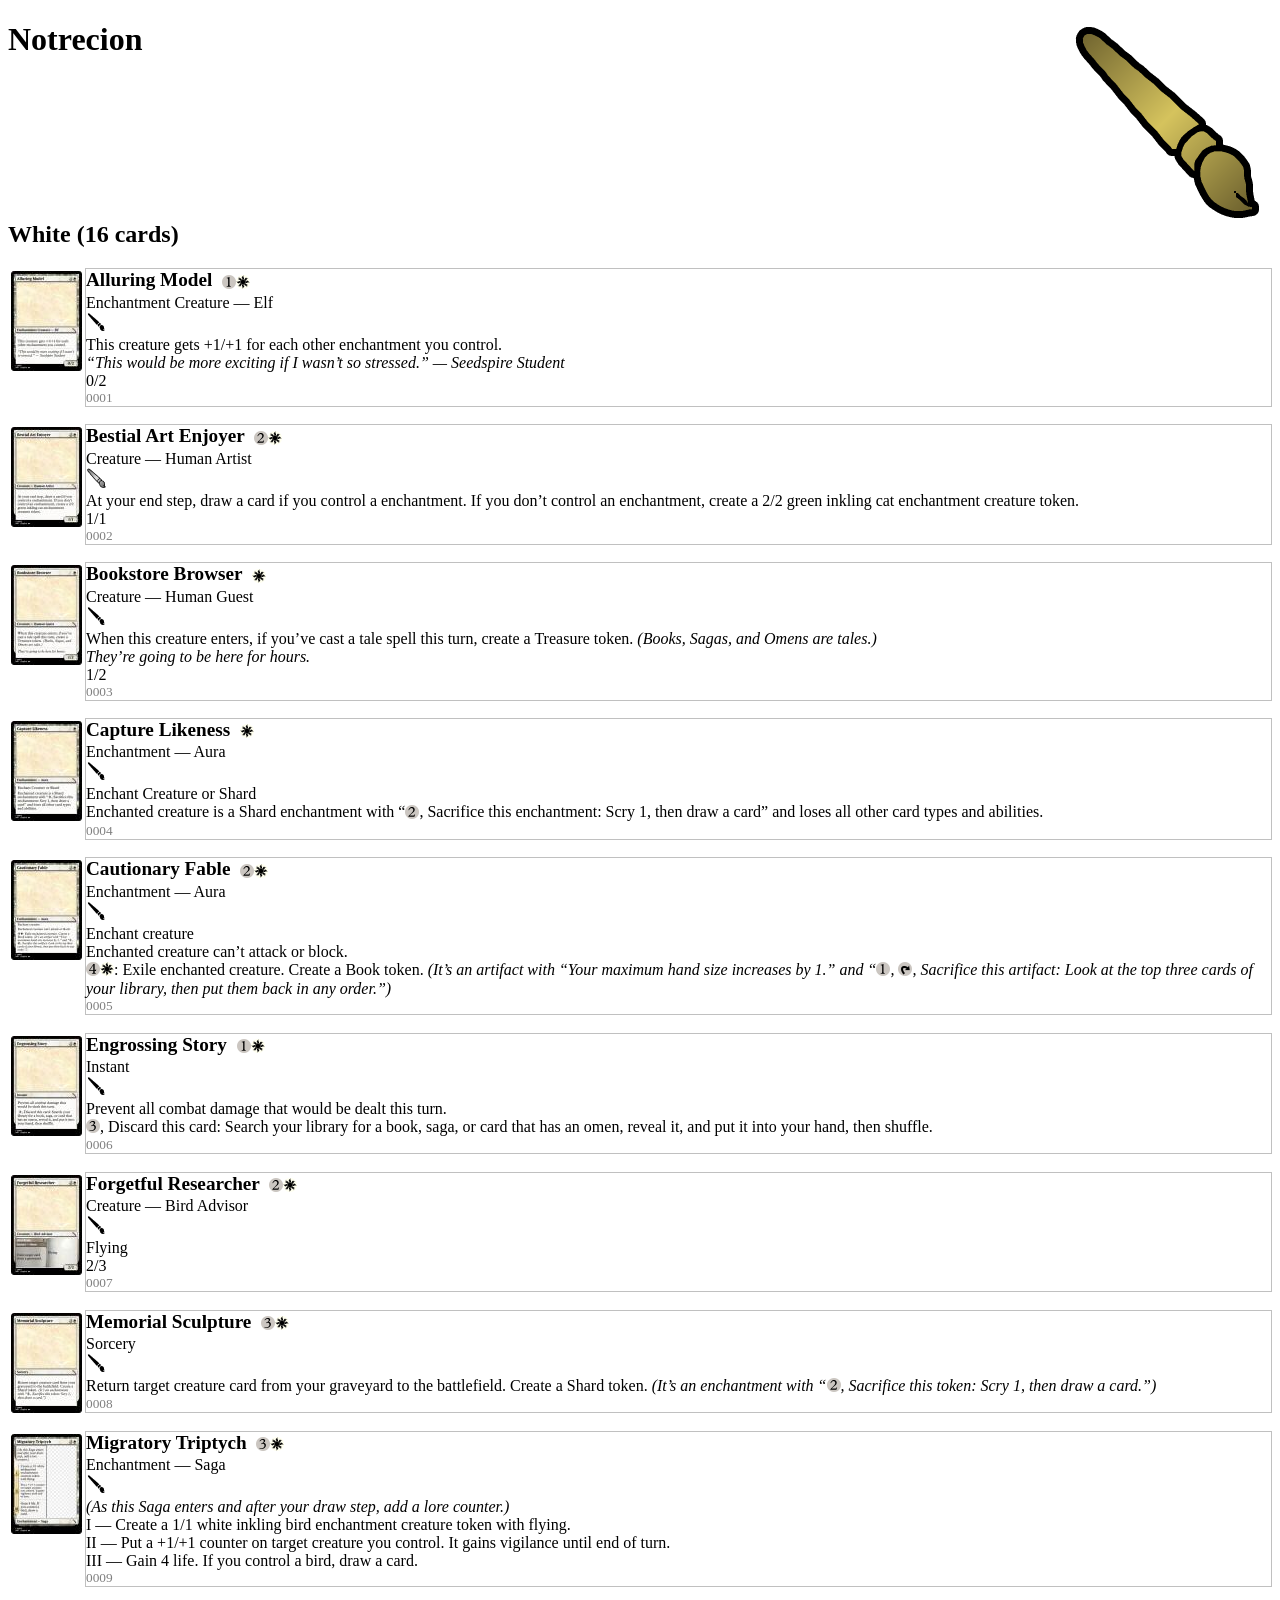
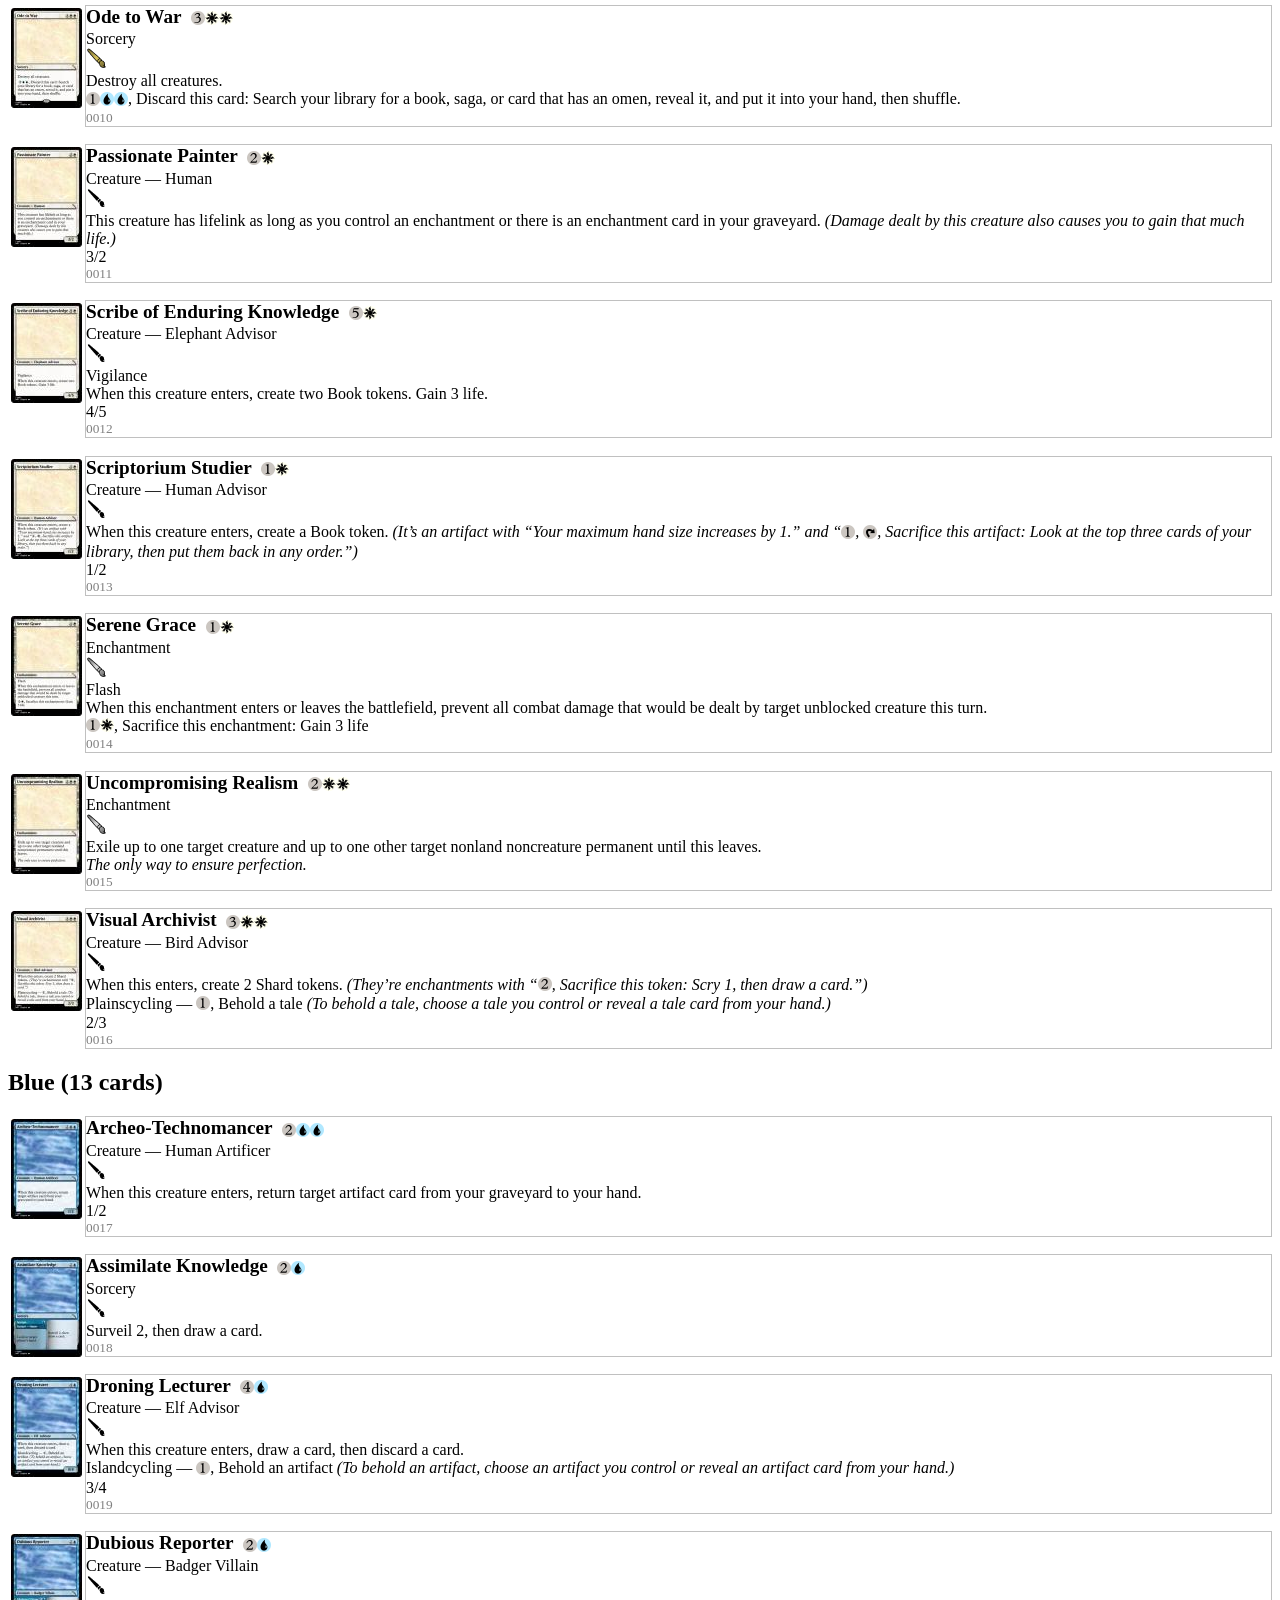
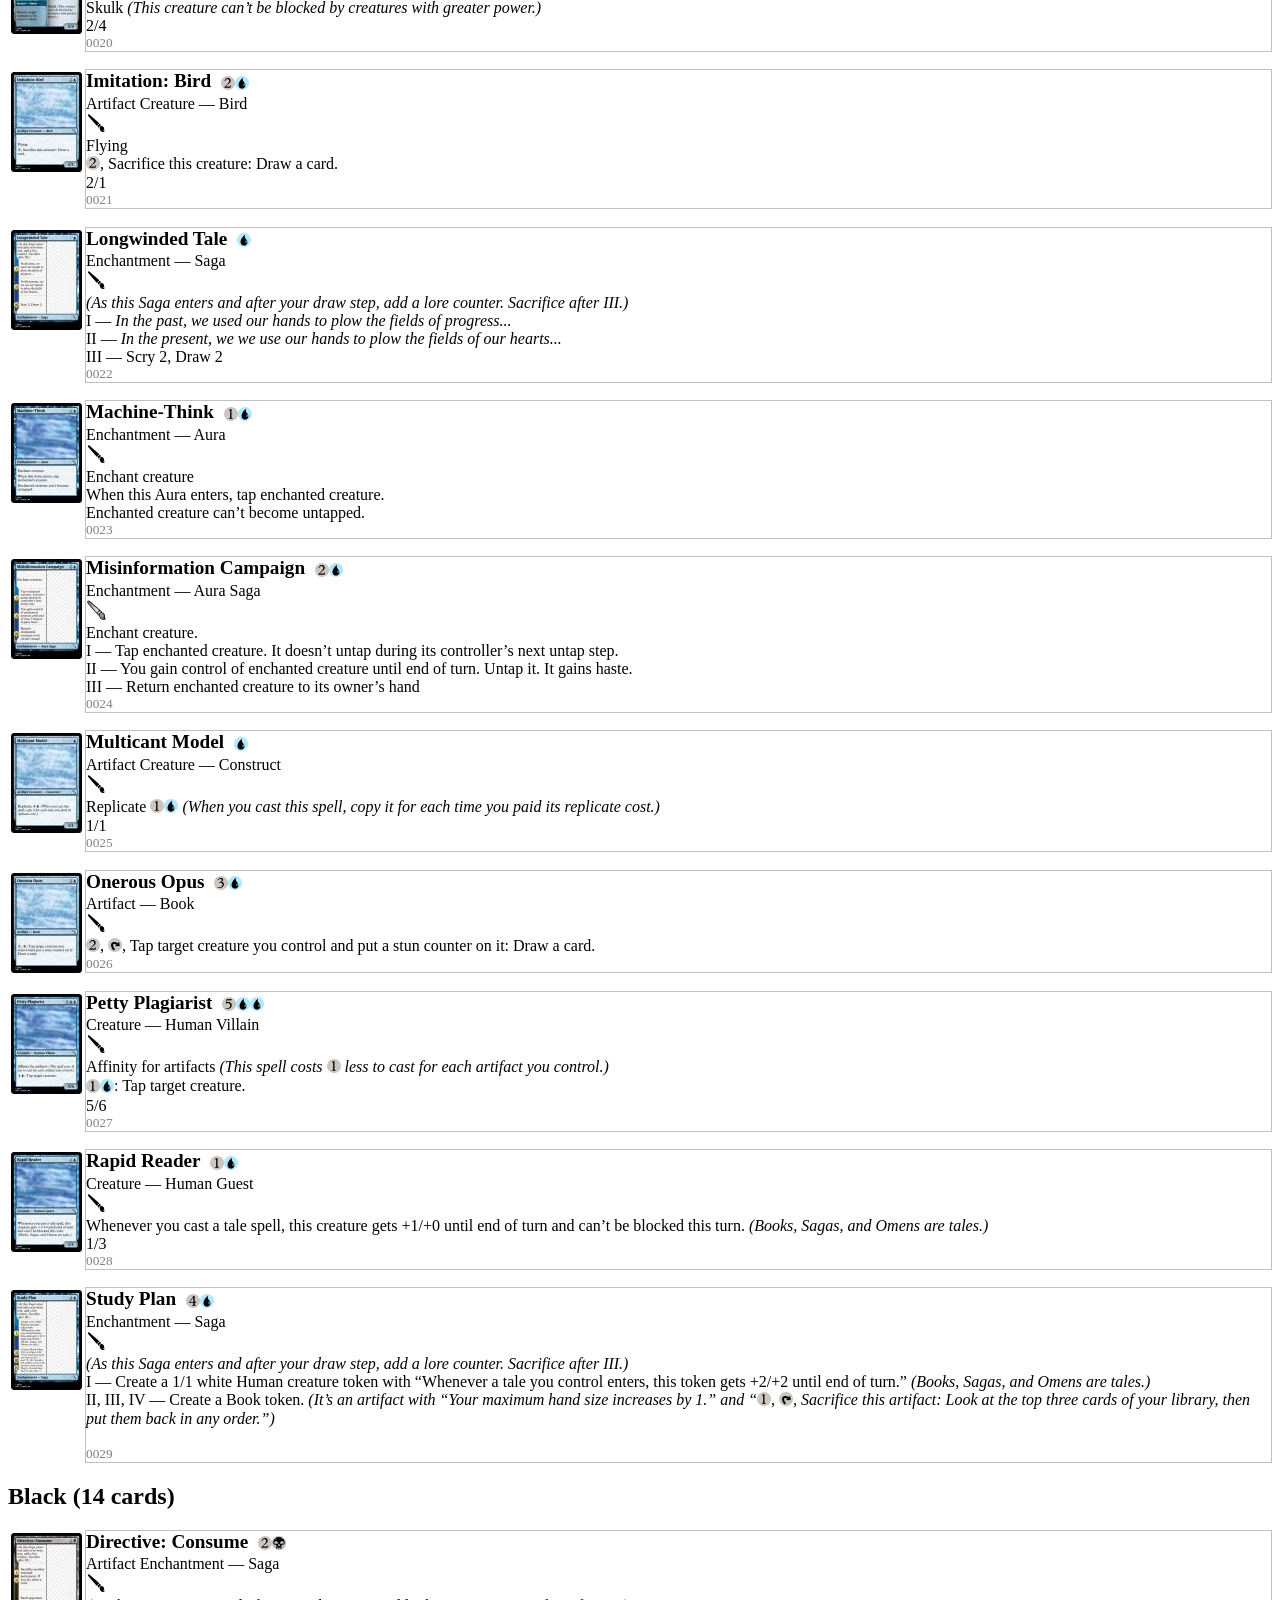
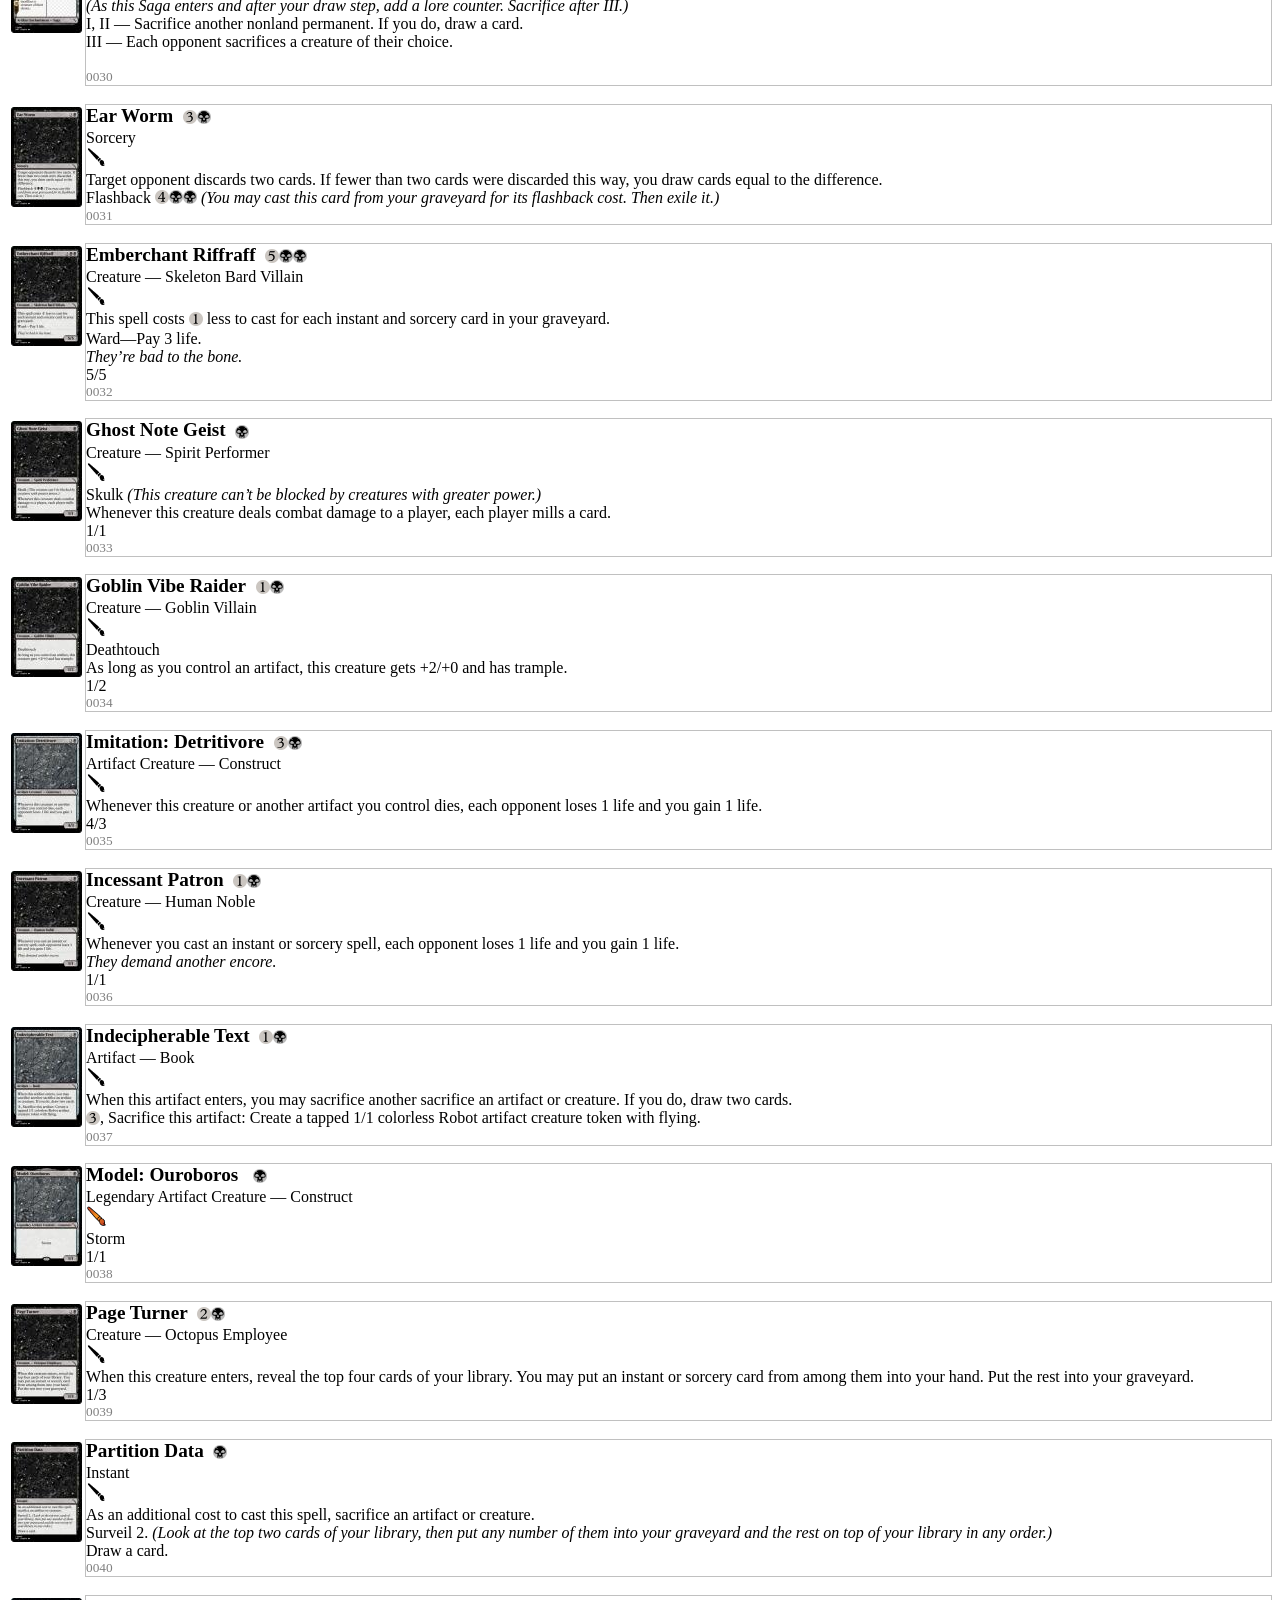
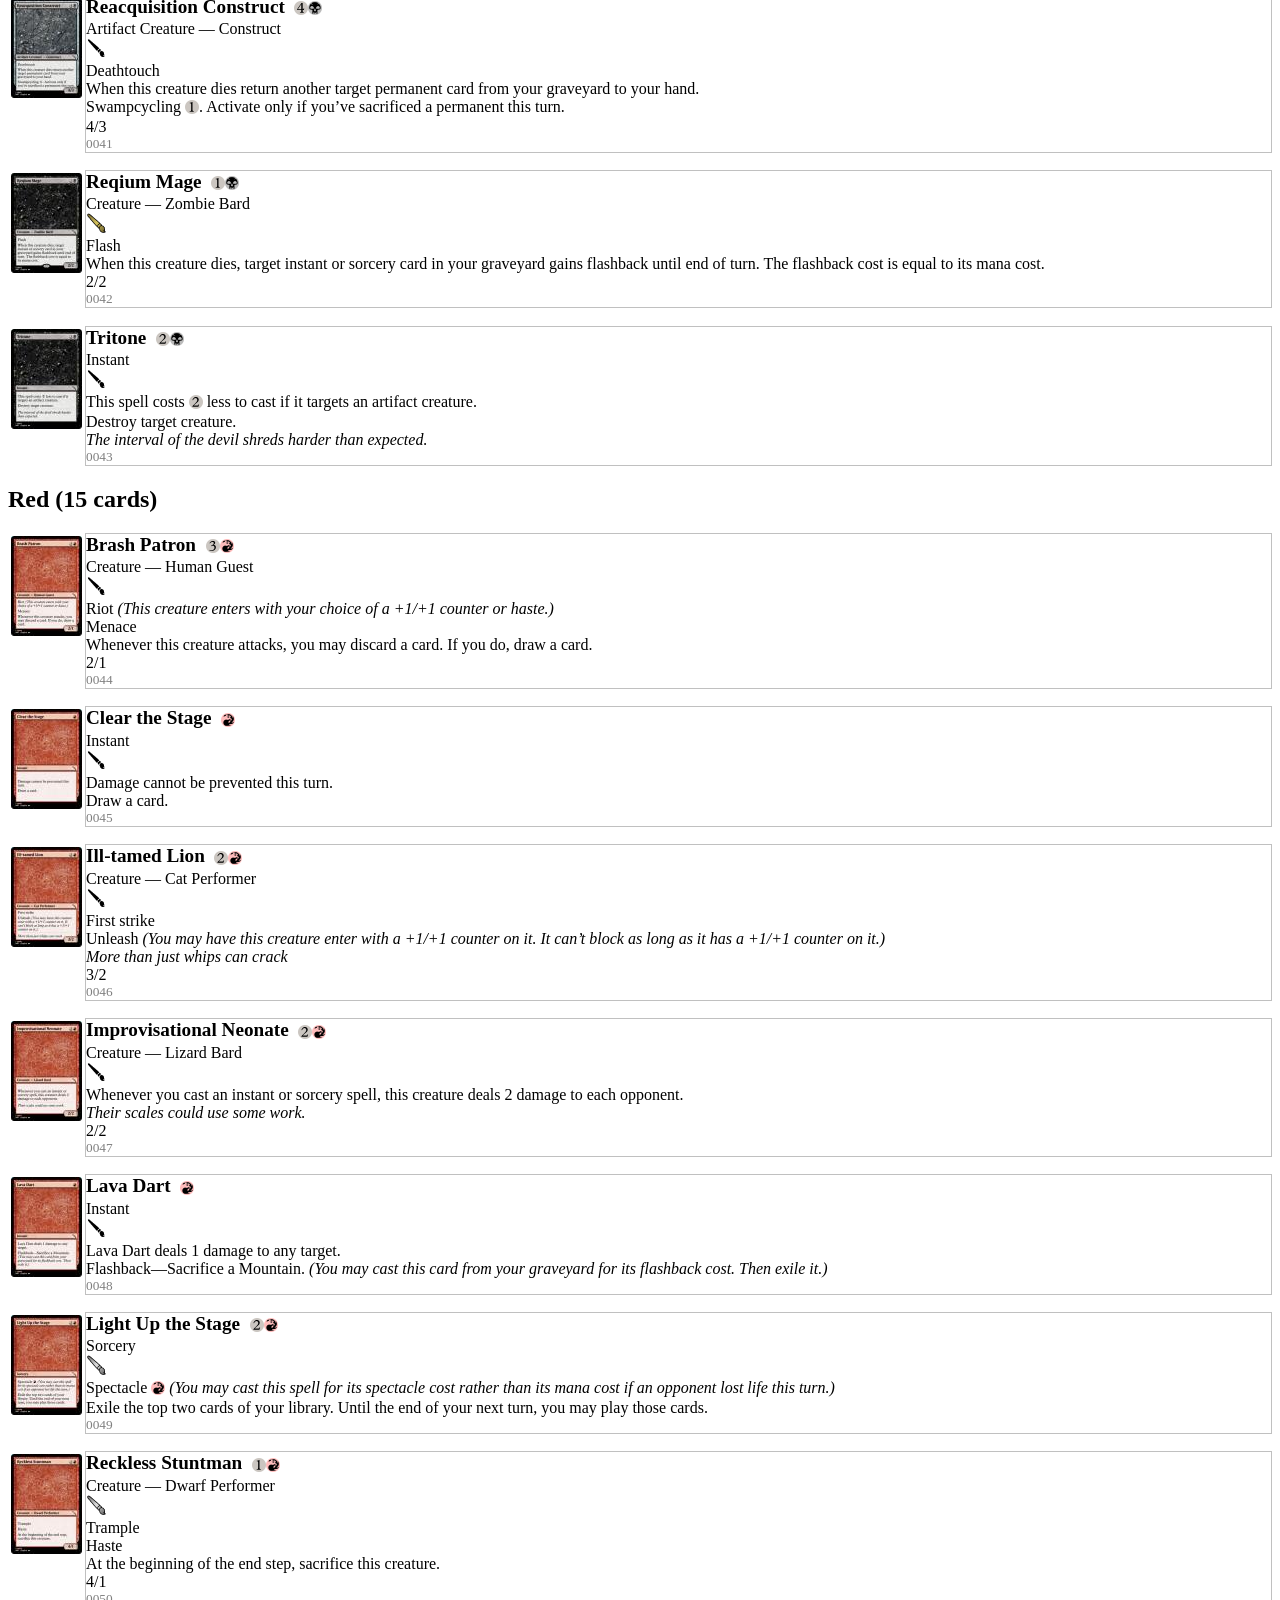
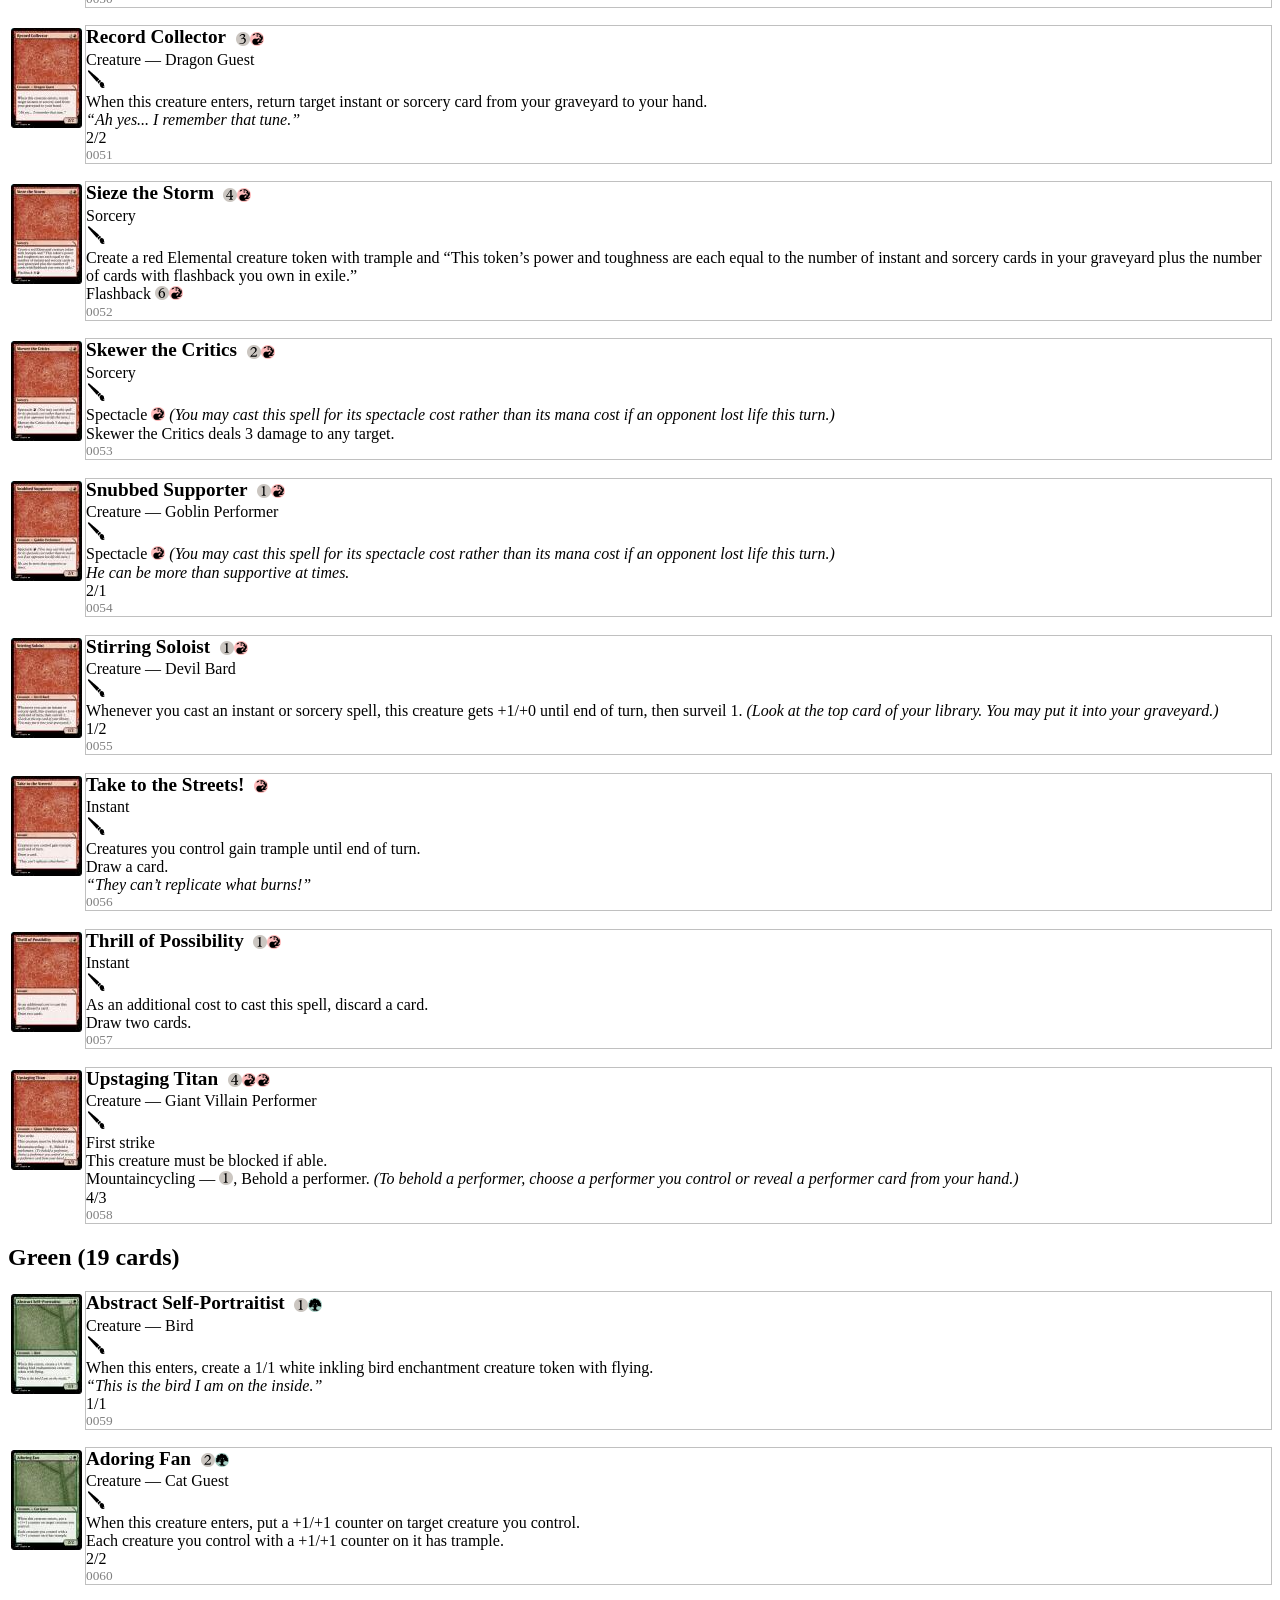
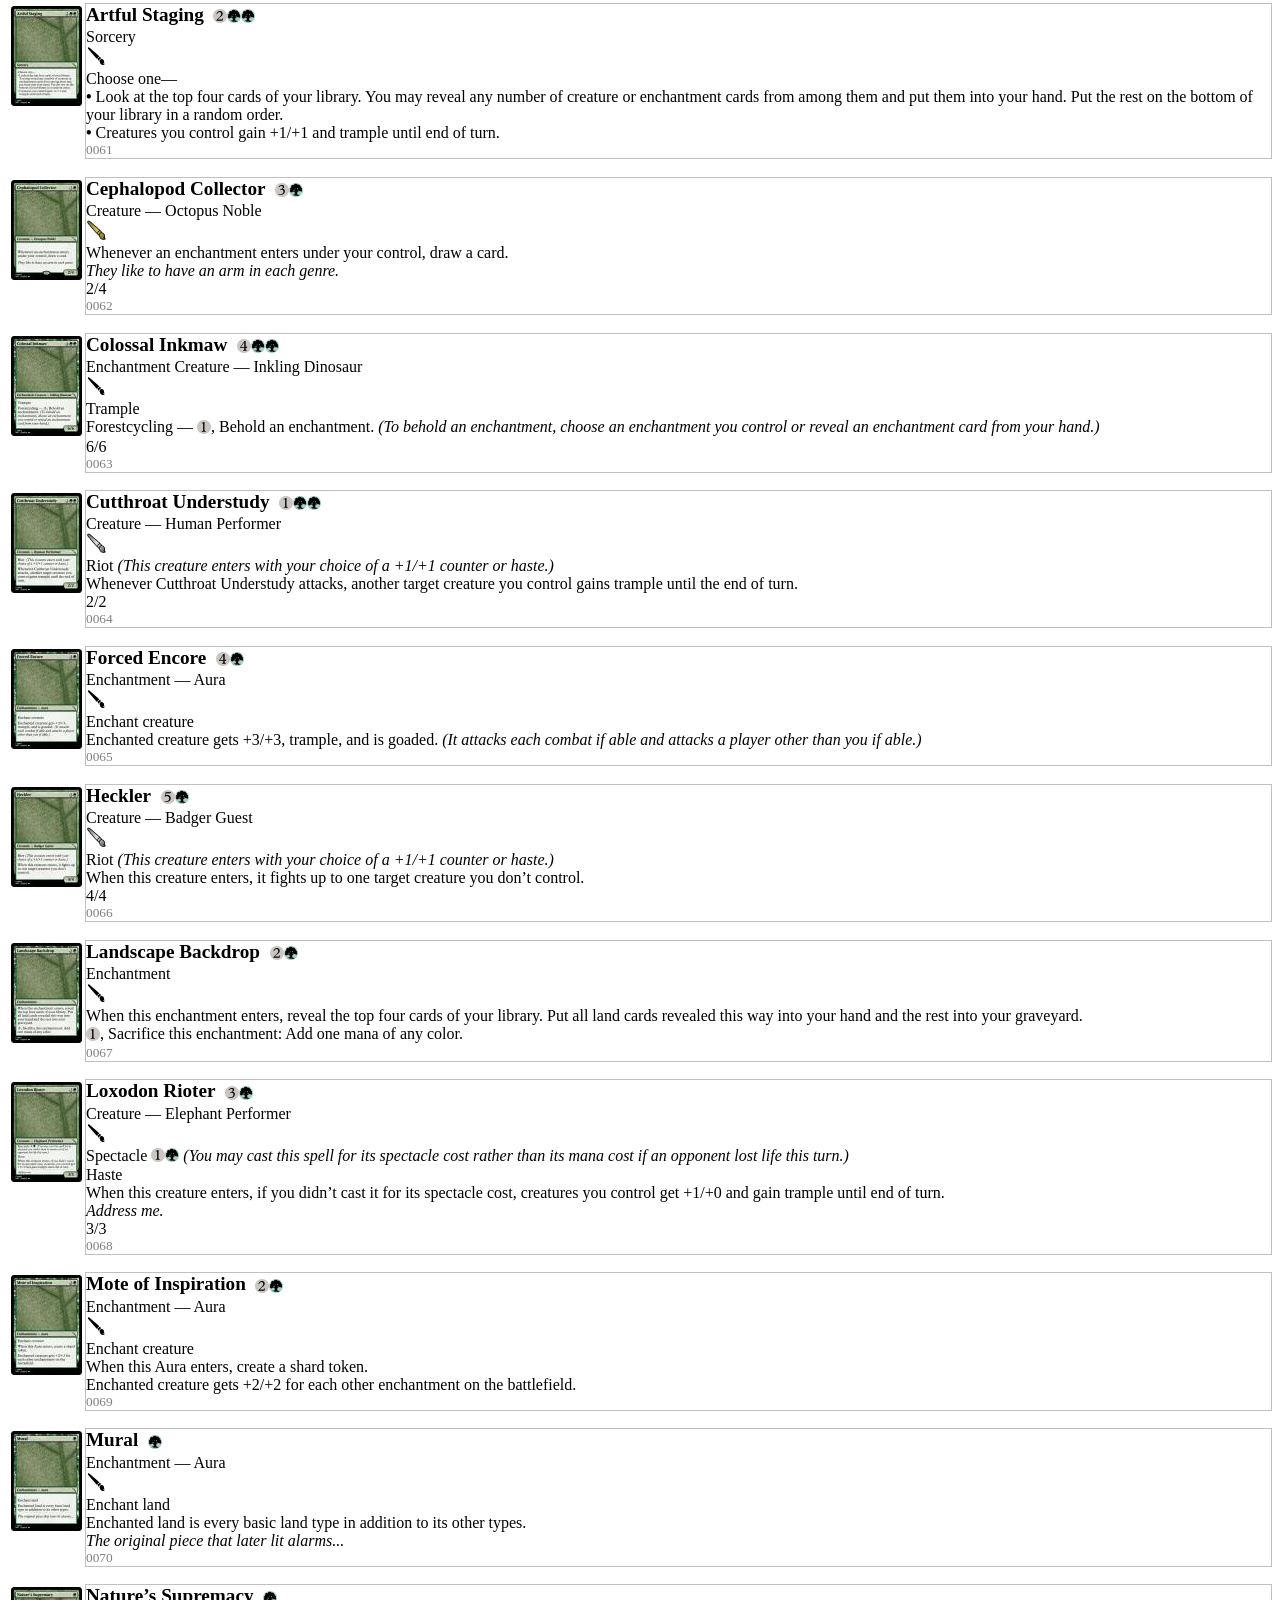
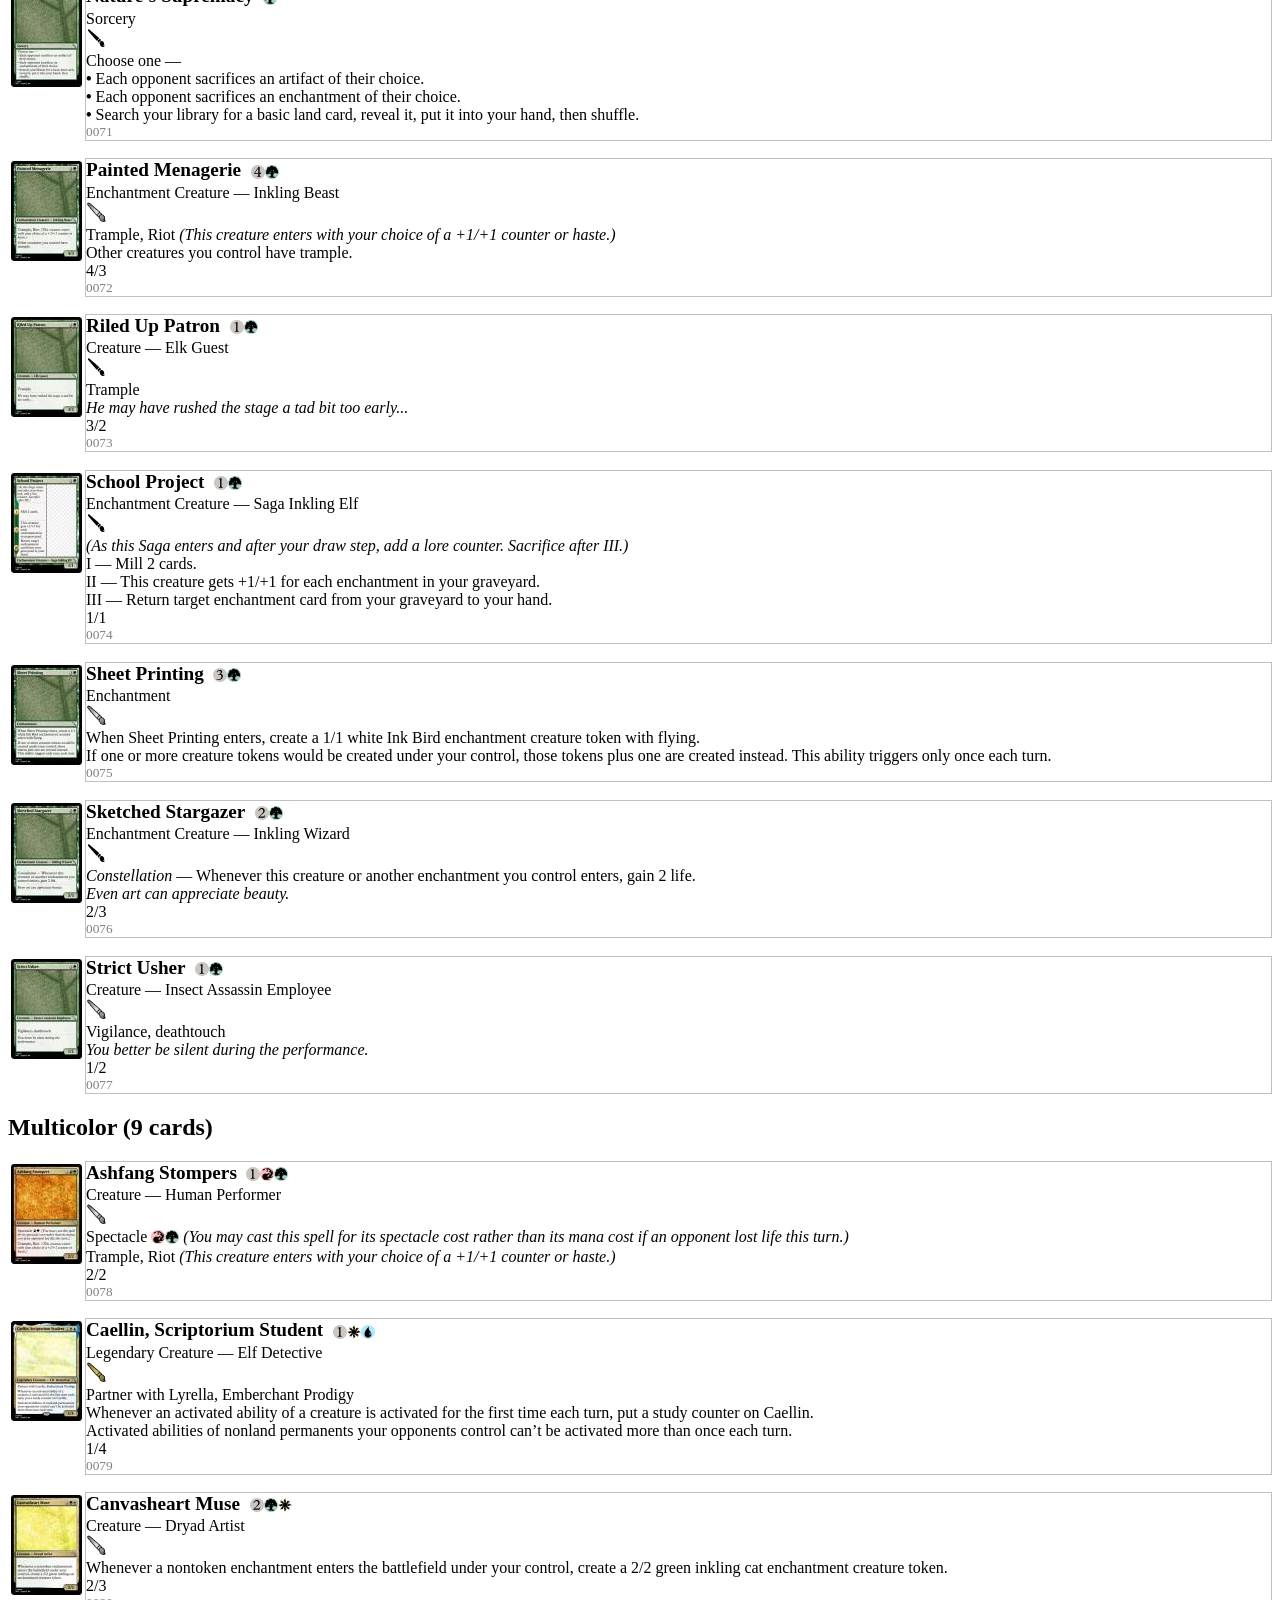
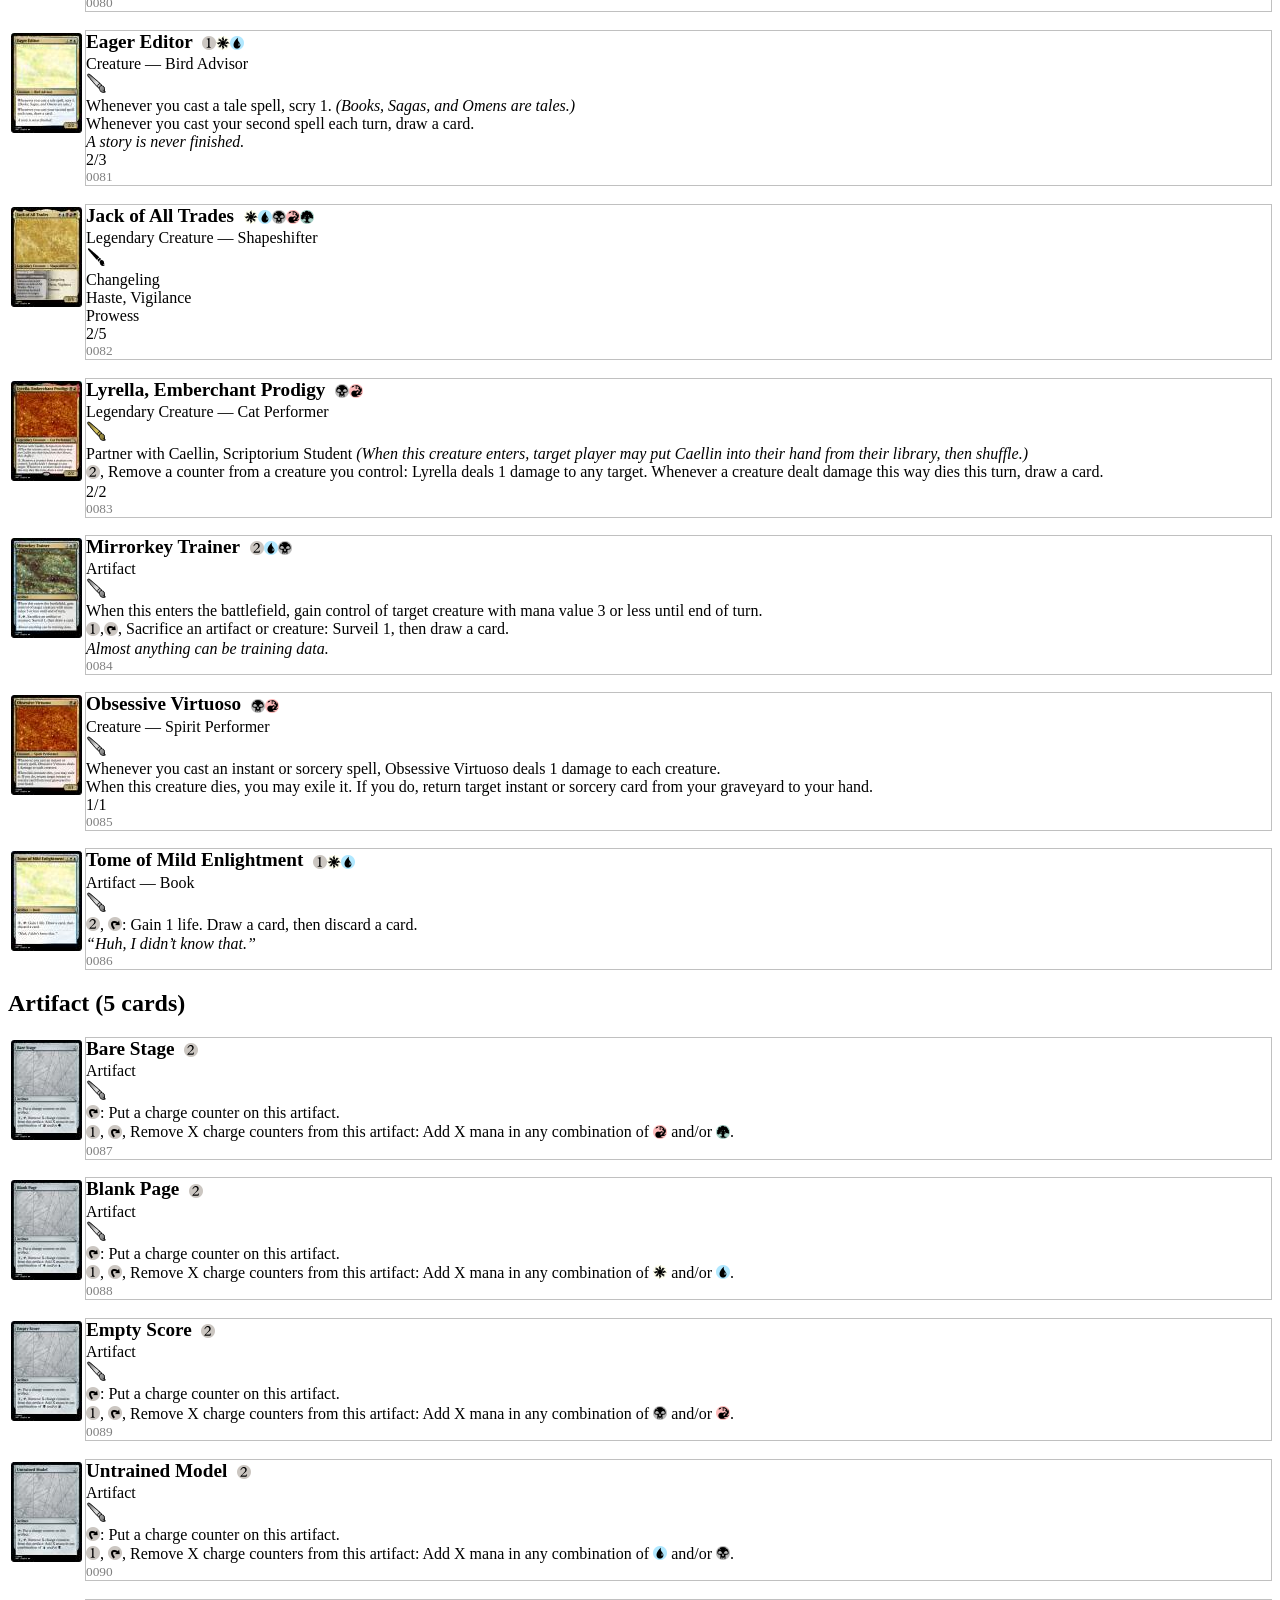
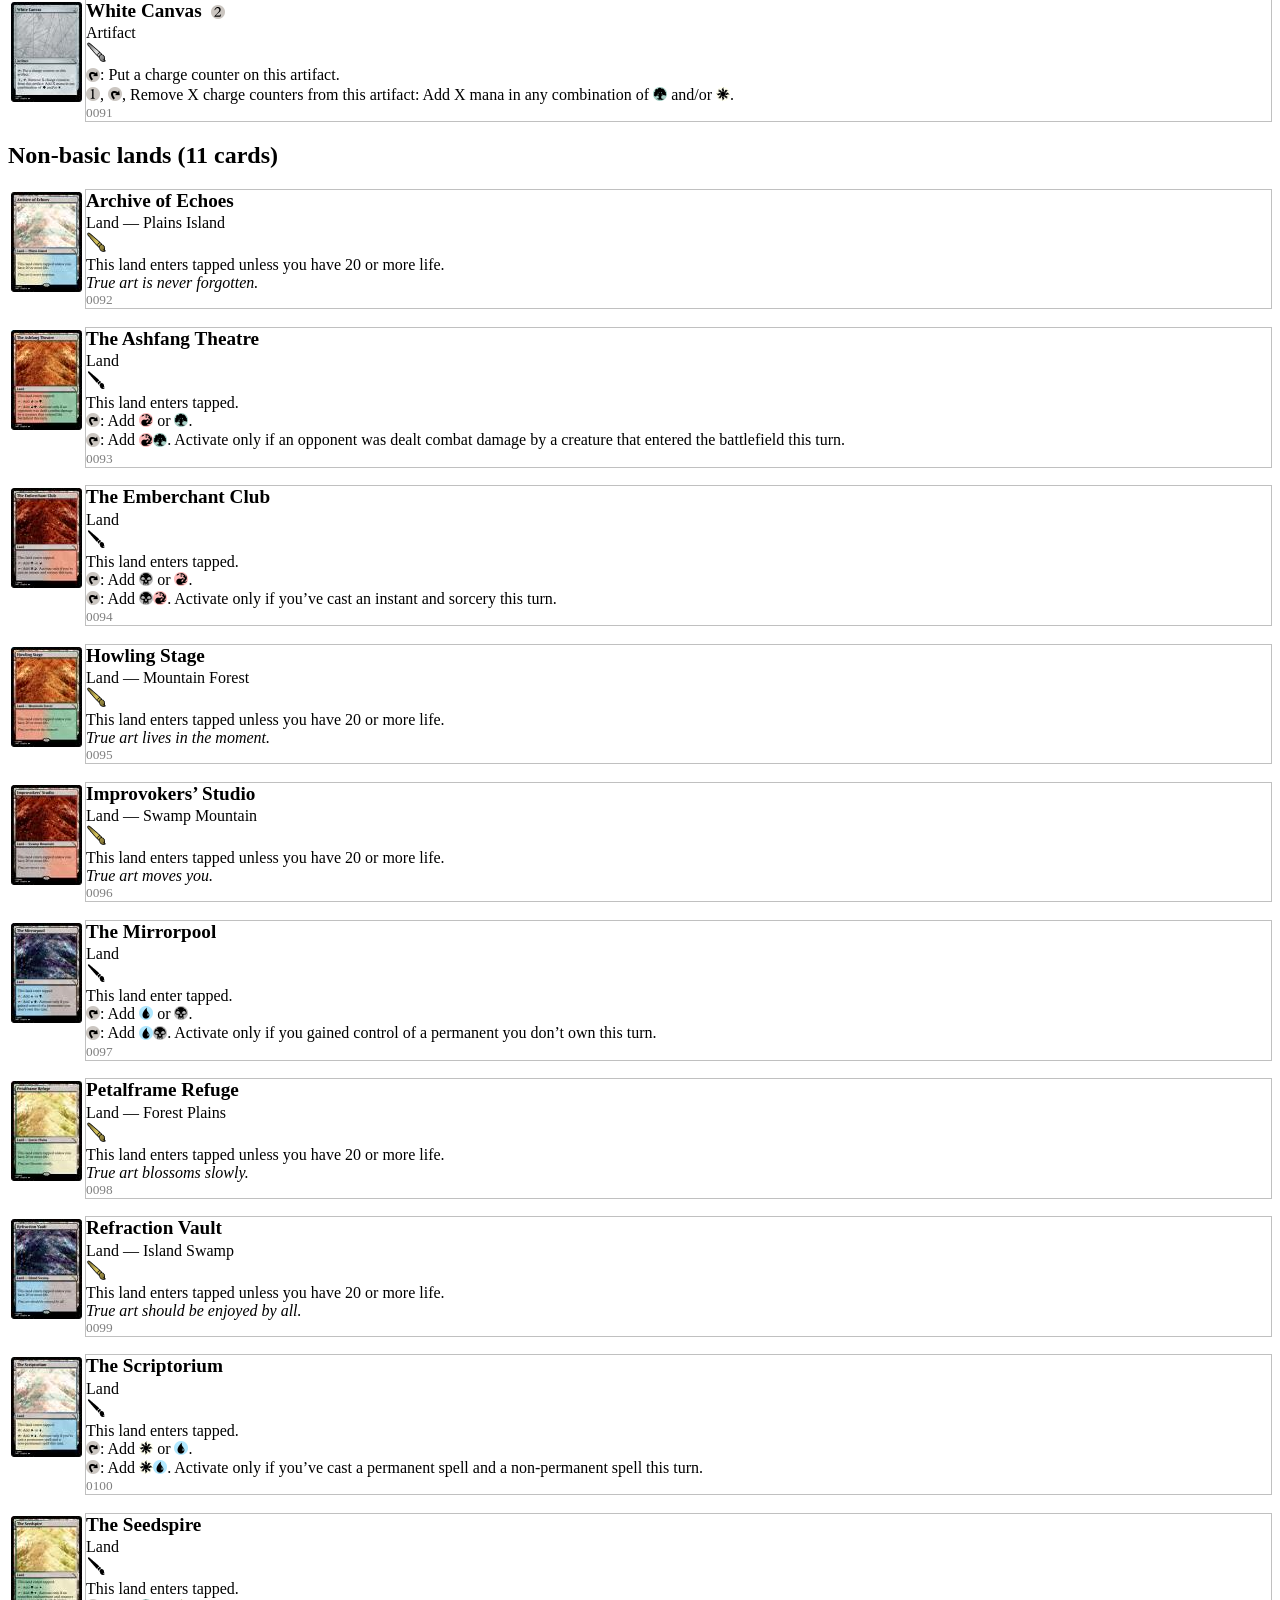
<file: index.html>
<!DOCTYPE HTML>
<html lang='en'>
 <head>
  <title>Notrecion</title>
  <link rel='stylesheet' type='text/css' href='index-files/style.css'>
  <link rel='shortcut icon' type='image/png' href='index-files/set-icon.png'>
  <script type='text/javascript' src='index-files/script.js'></script>
  <style type='text/css'>
   body {
	 # This is here vs the css so the user can control text colors.
     background:  rgb(255,255,255);
     color:       rgb(0,0,0);
     font-family: 'mplantin', serif;
	 # Should match with Scryfall based on my terrible understanding.
	 font-size:   15px;
   }
  </style>
 </head>
 <body class='with-previews'>
  <img src='index-files/set-symbol.png' alt='' class='set-symbol'>
  <h1>Notrecion</h1>
  <div class='copyright'></div>
  <div class='description'></div>
  
  <h2>White (16 cards)</h2><ul class='cards'><li class='card'>
	     <a href='index-files/card54.jpg'><img src='index-files/card-preview54.jpg' alt='' class='card-image'></a>
			  <div class='box'>
	          <div><span class='name'    >Alluring Model</span><span class='casting-cost' ><img src='index-files/magic-mana-small-1.png' alt='1' width='14' height='14'><img src='index-files/magic-mana-small-W.png' alt='W' width='14' height='14'></span></div>
	     
	     <div><span class='type'>Enchantment Creature &#8212; Elf </span><span class='rarity'><img src='index-files/set-symbol-common.png' alt='common' title='common'>
		 </span></div>
	     <span class='rule-text'    >This creature gets +1/+1 for each other enchantment you control.</span>
	     <span class='flavor-text'  >&#8220;This would be more exciting if I wasn&#8217;t so stressed.&#8221; &#8212; Seedspire Student</span>
	     <span class='pt'           >0<sep>/</sep>2</span>
	     <span class='card-number'  >0001</span>
	  </div>
	  </li><li class='card'>
	     <a href='index-files/card19.jpg'><img src='index-files/card-preview19.jpg' alt='' class='card-image'></a>
			  <div class='box'>
	          <div><span class='name'    >Bestial Art Enjoyer</span><span class='casting-cost' ><img src='index-files/magic-mana-small-2.png' alt='2' width='14' height='14'><img src='index-files/magic-mana-small-W.png' alt='W' width='14' height='14'></span></div>
	     
	     <div><span class='type'>Creature &#8212; Human Artist </span><span class='rarity'><img src='index-files/set-symbol-uncommon.png' alt='uncommon' title='uncommon'>
		 </span></div>
	     <span class='rule-text'    >At your end step, draw a card if you control a enchantment. If you don&#8217;t control an enchantment, create a 2/2 green inkling cat enchantment creature token.</span>
	     <span class='flavor-text'  ></span>
	     <span class='pt'           >1<sep>/</sep>1</span>
	     <span class='card-number'  >0002</span>
	  </div>
	  </li><li class='card'>
	     <a href='index-files/card53.jpg'><img src='index-files/card-preview53.jpg' alt='' class='card-image'></a>
			  <div class='box'>
	          <div><span class='name'    >Bookstore Browser</span><span class='casting-cost' ><img src='index-files/magic-mana-small-W.png' alt='W' width='14' height='14'></span></div>
	     
	     <div><span class='type'>Creature &#8212; Human Guest </span><span class='rarity'><img src='index-files/set-symbol-common.png' alt='common' title='common'>
		 </span></div>
	     <span class='rule-text'    >When this creature enters, if you&#8217;ve cast a tale spell this turn, create a Treasure token. <i>(Books, Sagas, and Omens are tales.)</i></span>
	     <span class='flavor-text'  >They&#8217;re going to be here for hours.</span>
	     <span class='pt'           >1<sep>/</sep>2</span>
	     <span class='card-number'  >0003</span>
	  </div>
	  </li><li class='card'>
	     <a href='index-files/card14.jpg'><img src='index-files/card-preview14.jpg' alt='' class='card-image'></a>
			  <div class='box'>
	          <div><span class='name'    >Capture Likeness</span><span class='casting-cost' ><img src='index-files/magic-mana-small-W.png' alt='W' width='14' height='14'></span></div>
	     
	     <div><span class='type'>Enchantment &#8212; Aura </span><span class='rarity'><img src='index-files/set-symbol-common.png' alt='common' title='common'>
		 </span></div>
	     <span class='rule-text'    >Enchant Creature or Shard<br>
Enchanted creature is a Shard enchantment with &#8220;<span class="symbol"><img src='index-files/magic-mana-small-2.png' alt='2' width='14' height='14'></span>, Sacrifice this enchantment: Scry 1, then draw a card&#8221; and loses all other card types and abilities.</span>
	     <span class='flavor-text'  ></span>
	     <span class='pt'           ></span>
	     <span class='card-number'  >0004</span>
	  </div>
	  </li><li class='card'>
	     <a href='index-files/card80.jpg'><img src='index-files/card-preview80.jpg' alt='' class='card-image'></a>
			  <div class='box'>
	          <div><span class='name'    >Cautionary Fable</span><span class='casting-cost' ><img src='index-files/magic-mana-small-2.png' alt='2' width='14' height='14'><img src='index-files/magic-mana-small-W.png' alt='W' width='14' height='14'></span></div>
	     
	     <div><span class='type'>Enchantment &#8212; Aura </span><span class='rarity'><img src='index-files/set-symbol-common.png' alt='common' title='common'>
		 </span></div>
	     <span class='rule-text'    >Enchant creature<br>
Enchanted creature can&#8217;t attack or block.<br>
<span class="symbol"><img src='index-files/magic-mana-small-4.png' alt='4' width='14' height='14'><img src='index-files/magic-mana-small-W.png' alt='W' width='14' height='14'></span>: Exile enchanted creature. Create a Book token. <i>(It&#8217;s an artifact with &#8220;Your maximum hand size increases by 1.&#8221; and &#8220;<span class="symbol"><img src='index-files/magic-mana-small-1.png' alt='1' width='14' height='14'></span>, <span class="symbol"><img src='index-files/magic-mana-small-T.png' alt='T' width='14' height='14'></span>, Sacrifice this artifact: Look at the top three cards of your library, then put them back in any order.&#8221;)</i></span>
	     <span class='flavor-text'  ></span>
	     <span class='pt'           ></span>
	     <span class='card-number'  >0005</span>
	  </div>
	  </li><li class='card'>
	     <a href='index-files/card77.jpg'><img src='index-files/card-preview77.jpg' alt='' class='card-image'></a>
			  <div class='box'>
	          <div><span class='name'    >Engrossing Story</span><span class='casting-cost' ><img src='index-files/magic-mana-small-1.png' alt='1' width='14' height='14'><img src='index-files/magic-mana-small-W.png' alt='W' width='14' height='14'></span></div>
	     
	     <div><span class='type'>Instant</span><span class='rarity'><img src='index-files/set-symbol-common.png' alt='common' title='common'>
		 </span></div>
	     <span class='rule-text'    >Prevent all combat damage that would be dealt this turn.<br>
 <span class="symbol"><img src='index-files/magic-mana-small-3.png' alt='3' width='14' height='14'></span>, Discard this card: Search your library for a book, saga, or card that has an omen, reveal it, and put it into your hand, then shuffle.</span>
	     <span class='flavor-text'  ></span>
	     <span class='pt'           ></span>
	     <span class='card-number'  >0006</span>
	  </div>
	  </li><li class='card'>
	     <a href='index-files/card81.jpg'><img src='index-files/card-preview81.jpg' alt='' class='card-image'></a>
			  <div class='box'>
	          <div><span class='name'    >Forgetful Researcher</span><span class='casting-cost' ><img src='index-files/magic-mana-small-2.png' alt='2' width='14' height='14'><img src='index-files/magic-mana-small-W.png' alt='W' width='14' height='14'></span></div>
	     
	     <div><span class='type'>Creature &#8212; Bird Advisor </span><span class='rarity'><img src='index-files/set-symbol-common.png' alt='common' title='common'>
		 </span></div>
	     <span class='rule-text'    >Flying</span>
	     <span class='flavor-text'  ></span>
	     <span class='pt'           >2<sep>/</sep>3</span>
	     <span class='card-number'  >0007</span>
	  </div>
	  </li><li class='card'>
	     <a href='index-files/card58.jpg'><img src='index-files/card-preview58.jpg' alt='' class='card-image'></a>
			  <div class='box'>
	          <div><span class='name'    >Memorial Sculpture</span><span class='casting-cost' ><img src='index-files/magic-mana-small-3.png' alt='3' width='14' height='14'><img src='index-files/magic-mana-small-W.png' alt='W' width='14' height='14'></span></div>
	     
	     <div><span class='type'>Sorcery</span><span class='rarity'><img src='index-files/set-symbol-common.png' alt='common' title='common'>
		 </span></div>
	     <span class='rule-text'    >Return target creature card from your graveyard to the battlefield. Create a Shard token. <i>(It&#8217;s an enchantment with &#8220;<span class="symbol"><img src='index-files/magic-mana-small-2.png' alt='2' width='14' height='14'></span>, Sacrifice this token: Scry 1, then draw a card.&#8221;)</i></span>
	     <span class='flavor-text'  ></span>
	     <span class='pt'           ></span>
	     <span class='card-number'  >0008</span>
	  </div>
	  </li><li class='card'>
	     <a href='index-files/card56.jpg'><img src='index-files/card-preview56.jpg' alt='' class='card-image'></a>
			  <div class='box'>
	          <div><span class='name'    >Migratory Triptych</span><span class='casting-cost' ><img src='index-files/magic-mana-small-3.png' alt='3' width='14' height='14'><img src='index-files/magic-mana-small-W.png' alt='W' width='14' height='14'></span></div>
	     
	     <div><span class='type'>Enchantment &#8212; Saga </span><span class='rarity'><img src='index-files/set-symbol-common.png' alt='common' title='common'>
		 </span></div>
	     <span class='rule-text'    ><i>(As this Saga enters and after your draw step, add a lore counter.)</i><br>
I &#8212; Create a 1/1 white inkling bird enchantment creature token with flying.<br>
II &#8212; Put a +1/+1 counter on target creature you control. It gains vigilance until end of turn.<br>
III &#8212; Gain 4 life. If you control a bird, draw a card.</span>
	     <span class='flavor-text'  ></span>
	     <span class='pt'           ></span>
	     <span class='card-number'  >0009</span>
	  </div>
	  </li><li class='card'>
	     <a href='index-files/card46.jpg'><img src='index-files/card-preview46.jpg' alt='' class='card-image'></a>
			  <div class='box'>
	          <div><span class='name'    >Ode to War</span><span class='casting-cost' ><img src='index-files/magic-mana-small-3.png' alt='3' width='14' height='14'><img src='index-files/magic-mana-small-W.png' alt='W' width='14' height='14'><img src='index-files/magic-mana-small-W.png' alt='W' width='14' height='14'></span></div>
	     
	     <div><span class='type'>Sorcery</span><span class='rarity'><img src='index-files/set-symbol-rare.png' alt='rare' title='rare'>
		 </span></div>
	     <span class='rule-text'    >Destroy all creatures.<br>
 <span class="symbol"><img src='index-files/magic-mana-small-1.png' alt='1' width='14' height='14'><img src='index-files/magic-mana-small-U.png' alt='U' width='14' height='14'><img src='index-files/magic-mana-small-U.png' alt='U' width='14' height='14'></span>, Discard this card: Search your library for a book, saga, or card that has an omen, reveal it, and put it into your hand, then shuffle.</span>
	     <span class='flavor-text'  ></span>
	     <span class='pt'           ></span>
	     <span class='card-number'  >0010</span>
	  </div>
	  </li><li class='card'>
	     <a href='index-files/card55.jpg'><img src='index-files/card-preview55.jpg' alt='' class='card-image'></a>
			  <div class='box'>
	          <div><span class='name'    >Passionate Painter</span><span class='casting-cost' ><img src='index-files/magic-mana-small-2.png' alt='2' width='14' height='14'><img src='index-files/magic-mana-small-W.png' alt='W' width='14' height='14'></span></div>
	     
	     <div><span class='type'>Creature &#8212; Human </span><span class='rarity'><img src='index-files/set-symbol-common.png' alt='common' title='common'>
		 </span></div>
	     <span class='rule-text'    >This creature has lifelink as long as you control an enchantment or there is an enchantment card in your graveyard. <i>(Damage dealt by this creature also causes you to gain that much life.)</i></span>
	     <span class='flavor-text'  ></span>
	     <span class='pt'           >3<sep>/</sep>2</span>
	     <span class='card-number'  >0011</span>
	  </div>
	  </li><li class='card'>
	     <a href='index-files/card82.jpg'><img src='index-files/card-preview82.jpg' alt='' class='card-image'></a>
			  <div class='box'>
	          <div><span class='name'    >Scribe of Enduring Knowledge</span><span class='casting-cost' ><img src='index-files/magic-mana-small-5.png' alt='5' width='14' height='14'><img src='index-files/magic-mana-small-W.png' alt='W' width='14' height='14'></span></div>
	     
	     <div><span class='type'>Creature &#8212; Elephant Advisor </span><span class='rarity'><img src='index-files/set-symbol-common.png' alt='common' title='common'>
		 </span></div>
	     <span class='rule-text'    >Vigilance<br>
When this creature enters, create two Book tokens. Gain 3 life.</span>
	     <span class='flavor-text'  ></span>
	     <span class='pt'           >4<sep>/</sep>5</span>
	     <span class='card-number'  >0012</span>
	  </div>
	  </li><li class='card'>
	     <a href='index-files/card79.jpg'><img src='index-files/card-preview79.jpg' alt='' class='card-image'></a>
			  <div class='box'>
	          <div><span class='name'    >Scriptorium Studier</span><span class='casting-cost' ><img src='index-files/magic-mana-small-1.png' alt='1' width='14' height='14'><img src='index-files/magic-mana-small-W.png' alt='W' width='14' height='14'></span></div>
	     
	     <div><span class='type'>Creature &#8212; Human Advisor </span><span class='rarity'><img src='index-files/set-symbol-common.png' alt='common' title='common'>
		 </span></div>
	     <span class='rule-text'    >When this creature enters, create a Book token. <i>(It&#8217;s an artifact with &#8220;Your maximum hand size increases by 1.&#8221; and &#8220;<span class="symbol"><img src='index-files/magic-mana-small-1.png' alt='1' width='14' height='14'></span>, <span class="symbol"><img src='index-files/magic-mana-small-T.png' alt='T' width='14' height='14'></span>, Sacrifice this artifact: Look at the top three cards of your library, then put them back in any order.&#8221;)</i></span>
	     <span class='flavor-text'  ></span>
	     <span class='pt'           >1<sep>/</sep>2</span>
	     <span class='card-number'  >0013</span>
	  </div>
	  </li><li class='card'>
	     <a href='index-files/card76.jpg'><img src='index-files/card-preview76.jpg' alt='' class='card-image'></a>
			  <div class='box'>
	          <div><span class='name'    >Serene Grace</span><span class='casting-cost' ><img src='index-files/magic-mana-small-1.png' alt='1' width='14' height='14'><img src='index-files/magic-mana-small-W.png' alt='W' width='14' height='14'></span></div>
	     
	     <div><span class='type'>Enchantment</span><span class='rarity'><img src='index-files/set-symbol-uncommon.png' alt='uncommon' title='uncommon'>
		 </span></div>
	     <span class='rule-text'    >Flash<br>
When this enchantment enters or leaves the battlefield, prevent all combat damage that would be dealt by target unblocked creature this turn.<br>
<span class="symbol"><img src='index-files/magic-mana-small-1.png' alt='1' width='14' height='14'><img src='index-files/magic-mana-small-W.png' alt='W' width='14' height='14'></span>, Sacrifice this enchantment: Gain 3 life</span>
	     <span class='flavor-text'  ></span>
	     <span class='pt'           ></span>
	     <span class='card-number'  >0014</span>
	  </div>
	  </li><li class='card'>
	     <a href='index-files/card57.jpg'><img src='index-files/card-preview57.jpg' alt='' class='card-image'></a>
			  <div class='box'>
	          <div><span class='name'    >Uncompromising Realism</span><span class='casting-cost' ><img src='index-files/magic-mana-small-2.png' alt='2' width='14' height='14'><img src='index-files/magic-mana-small-W.png' alt='W' width='14' height='14'><img src='index-files/magic-mana-small-W.png' alt='W' width='14' height='14'></span></div>
	     
	     <div><span class='type'>Enchantment</span><span class='rarity'><img src='index-files/set-symbol-uncommon.png' alt='uncommon' title='uncommon'>
		 </span></div>
	     <span class='rule-text'    >Exile up to one target creature and up to one other target nonland noncreature permanent until this leaves.</span>
	     <span class='flavor-text'  >The only way to ensure perfection.</span>
	     <span class='pt'           ></span>
	     <span class='card-number'  >0015</span>
	  </div>
	  </li><li class='card'>
	     <a href='index-files/card42.jpg'><img src='index-files/card-preview42.jpg' alt='' class='card-image'></a>
			  <div class='box'>
	          <div><span class='name'    >Visual Archivist</span><span class='casting-cost' ><img src='index-files/magic-mana-small-3.png' alt='3' width='14' height='14'><img src='index-files/magic-mana-small-W.png' alt='W' width='14' height='14'><img src='index-files/magic-mana-small-W.png' alt='W' width='14' height='14'></span></div>
	     
	     <div><span class='type'>Creature &#8212; Bird Advisor </span><span class='rarity'><img src='index-files/set-symbol-common.png' alt='common' title='common'>
		 </span></div>
	     <span class='rule-text'    >When this enters, create 2 Shard tokens. <i>(They&#8217;re enchantments with &#8220;<span class="symbol"><img src='index-files/magic-mana-small-2.png' alt='2' width='14' height='14'></span>, Sacrifice this token: Scry 1, then draw a card.&#8221;)</i><br>
Plainscycling &#8212; <span class="symbol"><img src='index-files/magic-mana-small-1.png' alt='1' width='14' height='14'></span>, Behold a tale <i>(To behold a tale, choose a tale you control or reveal a tale card from your hand.)</i></span>
	     <span class='flavor-text'  ></span>
	     <span class='pt'           >2<sep>/</sep>3</span>
	     <span class='card-number'  >0016</span>
	  </div>
	  </li></ul><h2>Blue (13 cards)</h2><ul class='cards'><li class='card'>
	     <a href='index-files/card99.jpg'><img src='index-files/card-preview99.jpg' alt='' class='card-image'></a>
			  <div class='box'>
	          <div><span class='name'    >Archeo-Technomancer</span><span class='casting-cost' ><img src='index-files/magic-mana-small-2.png' alt='2' width='14' height='14'><img src='index-files/magic-mana-small-U.png' alt='U' width='14' height='14'><img src='index-files/magic-mana-small-U.png' alt='U' width='14' height='14'></span></div>
	     
	     <div><span class='type'>Creature &#8212; Human Artificer </span><span class='rarity'><img src='index-files/set-symbol-common.png' alt='common' title='common'>
		 </span></div>
	     <span class='rule-text'    >When this creature enters, return target artifact card from your graveyard to your hand.</span>
	     <span class='flavor-text'  ></span>
	     <span class='pt'           >1<sep>/</sep>2</span>
	     <span class='card-number'  >0017</span>
	  </div>
	  </li><li class='card'>
	     <a href='index-files/card96.jpg'><img src='index-files/card-preview96.jpg' alt='' class='card-image'></a>
			  <div class='box'>
	          <div><span class='name'    >Assimilate Knowledge</span><span class='casting-cost' ><img src='index-files/magic-mana-small-2.png' alt='2' width='14' height='14'><img src='index-files/magic-mana-small-U.png' alt='U' width='14' height='14'></span></div>
	     
	     <div><span class='type'>Sorcery</span><span class='rarity'><img src='index-files/set-symbol-common.png' alt='common' title='common'>
		 </span></div>
	     <span class='rule-text'    >Surveil 2, then draw a card.</span>
	     <span class='flavor-text'  ></span>
	     <span class='pt'           ></span>
	     <span class='card-number'  >0018</span>
	  </div>
	  </li><li class='card'>
	     <a href='index-files/card43.jpg'><img src='index-files/card-preview43.jpg' alt='' class='card-image'></a>
			  <div class='box'>
	          <div><span class='name'    >Droning Lecturer</span><span class='casting-cost' ><img src='index-files/magic-mana-small-4.png' alt='4' width='14' height='14'><img src='index-files/magic-mana-small-U.png' alt='U' width='14' height='14'></span></div>
	     
	     <div><span class='type'>Creature &#8212; Elf  Advisor </span><span class='rarity'><img src='index-files/set-symbol-common.png' alt='common' title='common'>
		 </span></div>
	     <span class='rule-text'    >When this creature enters, draw a card, then discard a card.<br>
Islandcycling &#8212; <span class="symbol"><img src='index-files/magic-mana-small-1.png' alt='1' width='14' height='14'></span>, Behold an artifact <i>(To behold an artifact, choose an artifact you control or reveal an artifact card from your hand.)</i></span>
	     <span class='flavor-text'  ></span>
	     <span class='pt'           >3<sep>/</sep>4</span>
	     <span class='card-number'  >0019</span>
	  </div>
	  </li><li class='card'>
	     <a href='index-files/card86.jpg'><img src='index-files/card-preview86.jpg' alt='' class='card-image'></a>
			  <div class='box'>
	          <div><span class='name'    >Dubious Reporter</span><span class='casting-cost' ><img src='index-files/magic-mana-small-2.png' alt='2' width='14' height='14'><img src='index-files/magic-mana-small-U.png' alt='U' width='14' height='14'></span></div>
	     
	     <div><span class='type'>Creature &#8212; Badger Villain </span><span class='rarity'><img src='index-files/set-symbol-common.png' alt='common' title='common'>
		 </span></div>
	     <span class='rule-text'    >Skulk <i>(This creature can&#8217;t be blocked by creatures with greater power.)</i></span>
	     <span class='flavor-text'  ></span>
	     <span class='pt'           >2<sep>/</sep>4</span>
	     <span class='card-number'  >0020</span>
	  </div>
	  </li><li class='card'>
	     <a href='index-files/card98.jpg'><img src='index-files/card-preview98.jpg' alt='' class='card-image'></a>
			  <div class='box'>
	          <div><span class='name'    >Imitation: Bird</span><span class='casting-cost' ><img src='index-files/magic-mana-small-2.png' alt='2' width='14' height='14'><img src='index-files/magic-mana-small-U.png' alt='U' width='14' height='14'></span></div>
	     
	     <div><span class='type'>Artifact Creature &#8212; Bird </span><span class='rarity'><img src='index-files/set-symbol-common.png' alt='common' title='common'>
		 </span></div>
	     <span class='rule-text'    >Flying<br>
<span class="symbol"><img src='index-files/magic-mana-small-2.png' alt='2' width='14' height='14'></span>, Sacrifice this creature: Draw a card.</span>
	     <span class='flavor-text'  ></span>
	     <span class='pt'           >2<sep>/</sep>1</span>
	     <span class='card-number'  >0021</span>
	  </div>
	  </li><li class='card'>
	     <a href='index-files/card12.jpg'><img src='index-files/card-preview12.jpg' alt='' class='card-image'></a>
			  <div class='box'>
	          <div><span class='name'    >Longwinded Tale</span><span class='casting-cost' ><img src='index-files/magic-mana-small-U.png' alt='U' width='14' height='14'></span></div>
	     
	     <div><span class='type'>Enchantment &#8212; Saga </span><span class='rarity'><img src='index-files/set-symbol-common.png' alt='common' title='common'>
		 </span></div>
	     <span class='rule-text'    ><i>(As this Saga enters and after your draw step, add a lore counter. Sacrifice after III.)</i><br>
I &#8212; <i>In the past, we used our hands to plow the fields of progress...</i><br>
II &#8212; <i>In the present, we we use our hands to plow the fields of our hearts...</i><br>
III &#8212; Scry 2, Draw 2</span>
	     <span class='flavor-text'  ></span>
	     <span class='pt'           ></span>
	     <span class='card-number'  >0022</span>
	  </div>
	  </li><li class='card'>
	     <a href='index-files/card93.jpg'><img src='index-files/card-preview93.jpg' alt='' class='card-image'></a>
			  <div class='box'>
	          <div><span class='name'    >Machine-Think</span><span class='casting-cost' ><img src='index-files/magic-mana-small-1.png' alt='1' width='14' height='14'><img src='index-files/magic-mana-small-U.png' alt='U' width='14' height='14'></span></div>
	     
	     <div><span class='type'>Enchantment &#8212; Aura </span><span class='rarity'><img src='index-files/set-symbol-common.png' alt='common' title='common'>
		 </span></div>
	     <span class='rule-text'    >Enchant creature<br>
When this Aura enters, tap enchanted creature.<br>
Enchanted creature can&#8217;t become untapped.</span>
	     <span class='flavor-text'  ></span>
	     <span class='pt'           ></span>
	     <span class='card-number'  >0023</span>
	  </div>
	  </li><li class='card'>
	     <a href='index-files/card39.jpg'><img src='index-files/card-preview39.jpg' alt='' class='card-image'></a>
			  <div class='box'>
	          <div><span class='name'    >Misinformation Campaign</span><span class='casting-cost' ><img src='index-files/magic-mana-small-2.png' alt='2' width='14' height='14'><img src='index-files/magic-mana-small-U.png' alt='U' width='14' height='14'></span></div>
	     
	     <div><span class='type'>Enchantment &#8212; Aura Saga </span><span class='rarity'><img src='index-files/set-symbol-uncommon.png' alt='uncommon' title='uncommon'>
		 </span></div>
	     <span class='rule-text'    >Enchant creature.<br>
I &#8212; Tap enchanted creature. It doesn&#8217;t untap during its controller&#8217;s next untap step.<br>
II &#8212; You gain control of enchanted creature until end of turn. Untap it. It gains haste.<br>
III &#8212; Return enchanted creature to its owner&#8217;s hand</span>
	     <span class='flavor-text'  ></span>
	     <span class='pt'           ></span>
	     <span class='card-number'  >0024</span>
	  </div>
	  </li><li class='card'>
	     <a href='index-files/card92.jpg'><img src='index-files/card-preview92.jpg' alt='' class='card-image'></a>
			  <div class='box'>
	          <div><span class='name'    >Multicant Model</span><span class='casting-cost' ><img src='index-files/magic-mana-small-U.png' alt='U' width='14' height='14'></span></div>
	     
	     <div><span class='type'>Artifact Creature &#8212; Construct </span><span class='rarity'><img src='index-files/set-symbol-common.png' alt='common' title='common'>
		 </span></div>
	     <span class='rule-text'    >Replicate <span class="symbol"><img src='index-files/magic-mana-small-1.png' alt='1' width='14' height='14'><img src='index-files/magic-mana-small-U.png' alt='U' width='14' height='14'></span> <i>(When you cast this spell, copy it for each time you paid its replicate cost.)</i></span>
	     <span class='flavor-text'  ></span>
	     <span class='pt'           >1<sep>/</sep>1</span>
	     <span class='card-number'  >0025</span>
	  </div>
	  </li><li class='card'>
	     <a href='index-files/card83.jpg'><img src='index-files/card-preview83.jpg' alt='' class='card-image'></a>
			  <div class='box'>
	          <div><span class='name'    >Onerous Opus</span><span class='casting-cost' ><img src='index-files/magic-mana-small-3.png' alt='3' width='14' height='14'><img src='index-files/magic-mana-small-U.png' alt='U' width='14' height='14'></span></div>
	     
	     <div><span class='type'>Artifact &#8212; Book </span><span class='rarity'><img src='index-files/set-symbol-common.png' alt='common' title='common'>
		 </span></div>
	     <span class='rule-text'    ><span class="symbol"><img src='index-files/magic-mana-small-2.png' alt='2' width='14' height='14'></span>, <span class="symbol"><img src='index-files/magic-mana-small-T.png' alt='T' width='14' height='14'></span>, Tap target creature you control and put a stun counter on it: Draw a card.</span>
	     <span class='flavor-text'  ></span>
	     <span class='pt'           ></span>
	     <span class='card-number'  >0026</span>
	  </div>
	  </li><li class='card'>
	     <a href='index-files/card101.jpg'><img src='index-files/card-preview101.jpg' alt='' class='card-image'></a>
			  <div class='box'>
	          <div><span class='name'    >Petty Plagiarist</span><span class='casting-cost' ><img src='index-files/magic-mana-small-5.png' alt='5' width='14' height='14'><img src='index-files/magic-mana-small-U.png' alt='U' width='14' height='14'><img src='index-files/magic-mana-small-U.png' alt='U' width='14' height='14'></span></div>
	     
	     <div><span class='type'>Creature &#8212; Human Villain </span><span class='rarity'><img src='index-files/set-symbol-common.png' alt='common' title='common'>
		 </span></div>
	     <span class='rule-text'    >Affinity for artifacts <i>(This spell costs <span class="symbol"><img src='index-files/magic-mana-small-1.png' alt='1' width='14' height='14'></span> less to cast for each artifact you control.)</i><br>
<span class="symbol"><img src='index-files/magic-mana-small-1.png' alt='1' width='14' height='14'><img src='index-files/magic-mana-small-U.png' alt='U' width='14' height='14'></span>: Tap target creature.</span>
	     <span class='flavor-text'  ></span>
	     <span class='pt'           >5<sep>/</sep>6</span>
	     <span class='card-number'  >0027</span>
	  </div>
	  </li><li class='card'>
	     <a href='index-files/card85.jpg'><img src='index-files/card-preview85.jpg' alt='' class='card-image'></a>
			  <div class='box'>
	          <div><span class='name'    >Rapid Reader</span><span class='casting-cost' ><img src='index-files/magic-mana-small-1.png' alt='1' width='14' height='14'><img src='index-files/magic-mana-small-U.png' alt='U' width='14' height='14'></span></div>
	     
	     <div><span class='type'>Creature &#8212; Human Guest </span><span class='rarity'><img src='index-files/set-symbol-common.png' alt='common' title='common'>
		 </span></div>
	     <span class='rule-text'    >Whenever you cast a tale spell, this creature gets +1/+0 until end of turn and can&#8217;t be blocked this turn. <i>(Books, Sagas, and Omens are tales.)</i></span>
	     <span class='flavor-text'  ></span>
	     <span class='pt'           >1<sep>/</sep>3</span>
	     <span class='card-number'  >0028</span>
	  </div>
	  </li><li class='card'>
	     <a href='index-files/card84.jpg'><img src='index-files/card-preview84.jpg' alt='' class='card-image'></a>
			  <div class='box'>
	          <div><span class='name'    >Study Plan</span><span class='casting-cost' ><img src='index-files/magic-mana-small-4.png' alt='4' width='14' height='14'><img src='index-files/magic-mana-small-U.png' alt='U' width='14' height='14'></span></div>
	     
	     <div><span class='type'>Enchantment &#8212; Saga </span><span class='rarity'><img src='index-files/set-symbol-common.png' alt='common' title='common'>
		 </span></div>
	     <span class='rule-text'    ><i>(As this Saga enters and after your draw step, add a lore counter. Sacrifice after III.)</i><br>
I &#8212; Create a 1/1 white Human creature token with &#8220;Whenever a tale you control enters, this token gets +2/+2 until end of turn.&#8221; <i>(Books, Sagas, and Omens are tales.)</i><br>
II, III, IV &#8212; Create a Book token. <i>(It&#8217;s an artifact with &#8220;Your maximum hand size increases by 1.&#8221; and &#8220;<span class="symbol"><img src='index-files/magic-mana-small-1.png' alt='1' width='14' height='14'></span>, <span class="symbol"><img src='index-files/magic-mana-small-T.png' alt='T' width='14' height='14'></span>, Sacrifice this artifact: Look at the top three cards of your library, then put them back in any order.&#8221;)</i><br>
&#8203;</span>
	     <span class='flavor-text'  ></span>
	     <span class='pt'           ></span>
	     <span class='card-number'  >0029</span>
	  </div>
	  </li></ul><h2>Black (14 cards)</h2><ul class='cards'><li class='card'>
	     <a href='index-files/card95.jpg'><img src='index-files/card-preview95.jpg' alt='' class='card-image'></a>
			  <div class='box'>
	          <div><span class='name'    >Directive: Consume</span><span class='casting-cost' ><img src='index-files/magic-mana-small-2.png' alt='2' width='14' height='14'><img src='index-files/magic-mana-small-B.png' alt='B' width='14' height='14'></span></div>
	     
	     <div><span class='type'>Artifact Enchantment &#8212; Saga </span><span class='rarity'><img src='index-files/set-symbol-common.png' alt='common' title='common'>
		 </span></div>
	     <span class='rule-text'    ><i>(As this Saga enters and after your draw step, add a lore counter. Sacrifice after III.)</i><br>
I, II &#8212; Sacrifice another nonland permanent. If you do, draw a card.<br>
III &#8212; Each opponent sacrifices a creature of their choice.<br>
&#8203;</span>
	     <span class='flavor-text'  ></span>
	     <span class='pt'           ></span>
	     <span class='card-number'  >0030</span>
	  </div>
	  </li><li class='card'>
	     <a href='index-files/card71.jpg'><img src='index-files/card-preview71.jpg' alt='' class='card-image'></a>
			  <div class='box'>
	          <div><span class='name'    >Ear Worm</span><span class='casting-cost' ><img src='index-files/magic-mana-small-3.png' alt='3' width='14' height='14'><img src='index-files/magic-mana-small-B.png' alt='B' width='14' height='14'></span></div>
	     
	     <div><span class='type'>Sorcery</span><span class='rarity'><img src='index-files/set-symbol-common.png' alt='common' title='common'>
		 </span></div>
	     <span class='rule-text'    >Target opponent discards two cards. If fewer than two cards were discarded this way, you draw cards equal to the difference.<br>
Flashback <span class="symbol"><img src='index-files/magic-mana-small-4.png' alt='4' width='14' height='14'><img src='index-files/magic-mana-small-B.png' alt='B' width='14' height='14'><img src='index-files/magic-mana-small-B.png' alt='B' width='14' height='14'></span> <i>(You may cast this card from your graveyard for its flashback cost. Then exile it.)</i></span>
	     <span class='flavor-text'  ></span>
	     <span class='pt'           ></span>
	     <span class='card-number'  >0031</span>
	  </div>
	  </li><li class='card'>
	     <a href='index-files/card90.jpg'><img src='index-files/card-preview90.jpg' alt='' class='card-image'></a>
			  <div class='box'>
	          <div><span class='name'    >Emberchant Riffraff</span><span class='casting-cost' ><img src='index-files/magic-mana-small-5.png' alt='5' width='14' height='14'><img src='index-files/magic-mana-small-B.png' alt='B' width='14' height='14'><img src='index-files/magic-mana-small-B.png' alt='B' width='14' height='14'></span></div>
	     
	     <div><span class='type'>Creature &#8212; Skeleton Bard Villain </span><span class='rarity'><img src='index-files/set-symbol-common.png' alt='common' title='common'>
		 </span></div>
	     <span class='rule-text'    >This spell costs <span class="symbol"><img src='index-files/magic-mana-small-1.png' alt='1' width='14' height='14'></span> less to cast for each instant and sorcery card in your graveyard.<br>
Ward&#8212;Pay 3 life.</span>
	     <span class='flavor-text'  >They&#8217;re bad to the bone.</span>
	     <span class='pt'           >5<sep>/</sep>5</span>
	     <span class='card-number'  >0032</span>
	  </div>
	  </li><li class='card'>
	     <a href='index-files/card87.jpg'><img src='index-files/card-preview87.jpg' alt='' class='card-image'></a>
			  <div class='box'>
	          <div><span class='name'    >Ghost Note Geist</span><span class='casting-cost' ><img src='index-files/magic-mana-small-B.png' alt='B' width='14' height='14'></span></div>
	     
	     <div><span class='type'>Creature &#8212; Spirit Performer </span><span class='rarity'><img src='index-files/set-symbol-common.png' alt='common' title='common'>
		 </span></div>
	     <span class='rule-text'    >Skulk <i>(This creature can&#8217;t be blocked by creatures with greater power.)</i><br>
Whenever this creature deals combat damage to a player, each player mills a card. </span>
	     <span class='flavor-text'  ></span>
	     <span class='pt'           >1<sep>/</sep>1</span>
	     <span class='card-number'  >0033</span>
	  </div>
	  </li><li class='card'>
	     <a href='index-files/card97.jpg'><img src='index-files/card-preview97.jpg' alt='' class='card-image'></a>
			  <div class='box'>
	          <div><span class='name'    >Goblin Vibe Raider</span><span class='casting-cost' ><img src='index-files/magic-mana-small-1.png' alt='1' width='14' height='14'><img src='index-files/magic-mana-small-B.png' alt='B' width='14' height='14'></span></div>
	     
	     <div><span class='type'>Creature &#8212; Goblin Villain </span><span class='rarity'><img src='index-files/set-symbol-common.png' alt='common' title='common'>
		 </span></div>
	     <span class='rule-text'    >Deathtouch<br>
As long as you control an artifact, this creature gets +2/+0 and has trample.</span>
	     <span class='flavor-text'  ></span>
	     <span class='pt'           >1<sep>/</sep>2</span>
	     <span class='card-number'  >0034</span>
	  </div>
	  </li><li class='card'>
	     <a href='index-files/card100.jpg'><img src='index-files/card-preview100.jpg' alt='' class='card-image'></a>
			  <div class='box'>
	          <div><span class='name'    >Imitation: Detritivore</span><span class='casting-cost' ><img src='index-files/magic-mana-small-3.png' alt='3' width='14' height='14'><img src='index-files/magic-mana-small-B.png' alt='B' width='14' height='14'></span></div>
	     
	     <div><span class='type'>Artifact Creature &#8212; Construct </span><span class='rarity'><img src='index-files/set-symbol-common.png' alt='common' title='common'>
		 </span></div>
	     <span class='rule-text'    >Whenever this creature or another artifact you control dies, each opponent loses 1 life and you gain 1 life.</span>
	     <span class='flavor-text'  ></span>
	     <span class='pt'           >4<sep>/</sep>3</span>
	     <span class='card-number'  >0035</span>
	  </div>
	  </li><li class='card'>
	     <a href='index-files/card88.jpg'><img src='index-files/card-preview88.jpg' alt='' class='card-image'></a>
			  <div class='box'>
	          <div><span class='name'    >Incessant Patron</span><span class='casting-cost' ><img src='index-files/magic-mana-small-1.png' alt='1' width='14' height='14'><img src='index-files/magic-mana-small-B.png' alt='B' width='14' height='14'></span></div>
	     
	     <div><span class='type'>Creature &#8212; Human Noble </span><span class='rarity'><img src='index-files/set-symbol-common.png' alt='common' title='common'>
		 </span></div>
	     <span class='rule-text'    >Whenever you cast an instant or sorcery spell, each opponent loses 1 life and you gain 1 life.</span>
	     <span class='flavor-text'  >They demand another encore.</span>
	     <span class='pt'           >1<sep>/</sep>1</span>
	     <span class='card-number'  >0036</span>
	  </div>
	  </li><li class='card'>
	     <a href='index-files/card94.jpg'><img src='index-files/card-preview94.jpg' alt='' class='card-image'></a>
			  <div class='box'>
	          <div><span class='name'    >Indecipherable Text</span><span class='casting-cost' ><img src='index-files/magic-mana-small-1.png' alt='1' width='14' height='14'><img src='index-files/magic-mana-small-B.png' alt='B' width='14' height='14'></span></div>
	     
	     <div><span class='type'>Artifact &#8212; Book </span><span class='rarity'><img src='index-files/set-symbol-common.png' alt='common' title='common'>
		 </span></div>
	     <span class='rule-text'    >When this artifact enters, you may sacrifice another sacrifice an artifact or creature. If you do, draw two cards.<br>
<span class="symbol"><img src='index-files/magic-mana-small-3.png' alt='3' width='14' height='14'></span>, Sacrifice this artifact: Create a tapped 1/1 colorless Robot artifact creature token with flying.</span>
	     <span class='flavor-text'  ></span>
	     <span class='pt'           ></span>
	     <span class='card-number'  >0037</span>
	  </div>
	  </li><li class='card'>
	     <a href='index-files/card0.jpg'><img src='index-files/card-preview0.jpg' alt='' class='card-image'></a>
			  <div class='box'>
	          <div><span class='name'    >Model: Ouroboros </span><span class='casting-cost' ><img src='index-files/magic-mana-small-B.png' alt='B' width='14' height='14'></span></div>
	     
	     <div><span class='type'>Legendary Artifact Creature &#8212; Construct </span><span class='rarity'><img src='index-files/set-symbol-mythic rare.png' alt='mythic rare' title='mythic rare'>
		 </span></div>
	     <span class='rule-text'    >Storm</span>
	     <span class='flavor-text'  ></span>
	     <span class='pt'           >1<sep>/</sep>1</span>
	     <span class='card-number'  >0038</span>
	  </div>
	  </li><li class='card'>
	     <a href='index-files/card89.jpg'><img src='index-files/card-preview89.jpg' alt='' class='card-image'></a>
			  <div class='box'>
	          <div><span class='name'    >Page Turner</span><span class='casting-cost' ><img src='index-files/magic-mana-small-2.png' alt='2' width='14' height='14'><img src='index-files/magic-mana-small-B.png' alt='B' width='14' height='14'></span></div>
	     
	     <div><span class='type'>Creature &#8212; Octopus Employee </span><span class='rarity'><img src='index-files/set-symbol-common.png' alt='common' title='common'>
		 </span></div>
	     <span class='rule-text'    >When this creature enters, reveal the top four cards of your library. You may put an instant or sorcery card from among them into your hand. Put the rest into your graveyard.</span>
	     <span class='flavor-text'  ></span>
	     <span class='pt'           >1<sep>/</sep>3</span>
	     <span class='card-number'  >0039</span>
	  </div>
	  </li><li class='card'>
	     <a href='index-files/card13.jpg'><img src='index-files/card-preview13.jpg' alt='' class='card-image'></a>
			  <div class='box'>
	          <div><span class='name'    >Partition Data</span><span class='casting-cost' ><img src='index-files/magic-mana-small-B.png' alt='B' width='14' height='14'></span></div>
	     
	     <div><span class='type'>Instant</span><span class='rarity'><img src='index-files/set-symbol-common.png' alt='common' title='common'>
		 </span></div>
	     <span class='rule-text'    >As an additional cost to cast this spell, sacrifice an artifact or creature.<br>
Surveil 2. <i>(Look at the top two cards of your library, then put any number of them into your graveyard and the rest on top of your library in any order.)</i><br>
Draw a card.</span>
	     <span class='flavor-text'  ></span>
	     <span class='pt'           ></span>
	     <span class='card-number'  >0040</span>
	  </div>
	  </li><li class='card'>
	     <a href='index-files/card44.jpg'><img src='index-files/card-preview44.jpg' alt='' class='card-image'></a>
			  <div class='box'>
	          <div><span class='name'    >Reacquisition Construct</span><span class='casting-cost' ><img src='index-files/magic-mana-small-4.png' alt='4' width='14' height='14'><img src='index-files/magic-mana-small-B.png' alt='B' width='14' height='14'></span></div>
	     
	     <div><span class='type'>Artifact Creature &#8212; Construct </span><span class='rarity'><img src='index-files/set-symbol-common.png' alt='common' title='common'>
		 </span></div>
	     <span class='rule-text'    >Deathtouch<br>
When this creature dies return another target permanent card from your graveyard to your hand.<br>
Swampcycling <span class="symbol"><img src='index-files/magic-mana-small-1.png' alt='1' width='14' height='14'></span>. Activate only if you&#8217;ve sacrificed a permanent this turn.</span>
	     <span class='flavor-text'  ></span>
	     <span class='pt'           >4<sep>/</sep>3</span>
	     <span class='card-number'  >0041</span>
	  </div>
	  </li><li class='card'>
	     <a href='index-files/card91.jpg'><img src='index-files/card-preview91.jpg' alt='' class='card-image'></a>
			  <div class='box'>
	          <div><span class='name'    >Reqium Mage</span><span class='casting-cost' ><img src='index-files/magic-mana-small-1.png' alt='1' width='14' height='14'><img src='index-files/magic-mana-small-B.png' alt='B' width='14' height='14'></span></div>
	     
	     <div><span class='type'>Creature &#8212; Zombie Bard </span><span class='rarity'><img src='index-files/set-symbol-rare.png' alt='rare' title='rare'>
		 </span></div>
	     <span class='rule-text'    >Flash<br>
When this creature dies, target instant or sorcery card in your graveyard gains flashback until end of turn. The flashback cost is equal to its mana cost.</span>
	     <span class='flavor-text'  ></span>
	     <span class='pt'           >2<sep>/</sep>2</span>
	     <span class='card-number'  >0042</span>
	  </div>
	  </li><li class='card'>
	     <a href='index-files/card70.jpg'><img src='index-files/card-preview70.jpg' alt='' class='card-image'></a>
			  <div class='box'>
	          <div><span class='name'    >Tritone</span><span class='casting-cost' ><img src='index-files/magic-mana-small-2.png' alt='2' width='14' height='14'><img src='index-files/magic-mana-small-B.png' alt='B' width='14' height='14'></span></div>
	     
	     <div><span class='type'>Instant</span><span class='rarity'><img src='index-files/set-symbol-common.png' alt='common' title='common'>
		 </span></div>
	     <span class='rule-text'    >This spell costs <span class="symbol"><img src='index-files/magic-mana-small-2.png' alt='2' width='14' height='14'></span> less to cast if it targets an artifact creature.<br>
Destroy target creature.</span>
	     <span class='flavor-text'  >The interval of the devil shreds harder than expected.</span>
	     <span class='pt'           ></span>
	     <span class='card-number'  >0043</span>
	  </div>
	  </li></ul><h2>Red (15 cards)</h2><ul class='cards'><li class='card'>
	     <a href='index-files/card68.jpg'><img src='index-files/card-preview68.jpg' alt='' class='card-image'></a>
			  <div class='box'>
	          <div><span class='name'    >Brash Patron</span><span class='casting-cost' ><img src='index-files/magic-mana-small-3.png' alt='3' width='14' height='14'><img src='index-files/magic-mana-small-R.png' alt='R' width='14' height='14'></span></div>
	     
	     <div><span class='type'>Creature &#8212; Human Guest </span><span class='rarity'><img src='index-files/set-symbol-common.png' alt='common' title='common'>
		 </span></div>
	     <span class='rule-text'    >Riot <i>(This creature enters with your choice of a +1/+1 counter or haste.)</i><br>
Menace<br>
Whenever this creature attacks, you may discard a card. If you do, draw a card.</span>
	     <span class='flavor-text'  ></span>
	     <span class='pt'           >2<sep>/</sep>1</span>
	     <span class='card-number'  >0044</span>
	  </div>
	  </li><li class='card'>
	     <a href='index-files/card27.jpg'><img src='index-files/card-preview27.jpg' alt='' class='card-image'></a>
			  <div class='box'>
	          <div><span class='name'    >Clear the Stage</span><span class='casting-cost' ><img src='index-files/magic-mana-small-R.png' alt='R' width='14' height='14'></span></div>
	     
	     <div><span class='type'>Instant</span><span class='rarity'><img src='index-files/set-symbol-common.png' alt='common' title='common'>
		 </span></div>
	     <span class='rule-text'    >Damage cannot be prevented this turn.<br>
Draw a card.</span>
	     <span class='flavor-text'  ></span>
	     <span class='pt'           ></span>
	     <span class='card-number'  >0045</span>
	  </div>
	  </li><li class='card'>
	     <a href='index-files/card69.jpg'><img src='index-files/card-preview69.jpg' alt='' class='card-image'></a>
			  <div class='box'>
	          <div><span class='name'    >Ill-tamed Lion</span><span class='casting-cost' ><img src='index-files/magic-mana-small-2.png' alt='2' width='14' height='14'><img src='index-files/magic-mana-small-R.png' alt='R' width='14' height='14'></span></div>
	     
	     <div><span class='type'>Creature &#8212; Cat Performer </span><span class='rarity'><img src='index-files/set-symbol-common.png' alt='common' title='common'>
		 </span></div>
	     <span class='rule-text'    >First strike<br>
Unleash <i>(You may have this creature enter with a +1/+1 counter on it. It can&#8217;t block as long as it has a +1/+1 counter on it.)</i></span>
	     <span class='flavor-text'  >More than just whips can crack</span>
	     <span class='pt'           >3<sep>/</sep>2</span>
	     <span class='card-number'  >0046</span>
	  </div>
	  </li><li class='card'>
	     <a href='index-files/card74.jpg'><img src='index-files/card-preview74.jpg' alt='' class='card-image'></a>
			  <div class='box'>
	          <div><span class='name'    >Improvisational Neonate</span><span class='casting-cost' ><img src='index-files/magic-mana-small-2.png' alt='2' width='14' height='14'><img src='index-files/magic-mana-small-R.png' alt='R' width='14' height='14'></span></div>
	     
	     <div><span class='type'>Creature &#8212; Lizard Bard </span><span class='rarity'><img src='index-files/set-symbol-common.png' alt='common' title='common'>
		 </span></div>
	     <span class='rule-text'    >Whenever you cast an instant or sorcery spell, this creature deals 2 damage to each opponent.</span>
	     <span class='flavor-text'  >Their scales could use some work.</span>
	     <span class='pt'           >2<sep>/</sep>2</span>
	     <span class='card-number'  >0047</span>
	  </div>
	  </li><li class='card'>
	     <a href='index-files/card62.jpg'><img src='index-files/card-preview62.jpg' alt='' class='card-image'></a>
			  <div class='box'>
	          <div><span class='name'    >Lava Dart</span><span class='casting-cost' ><img src='index-files/magic-mana-small-R.png' alt='R' width='14' height='14'></span></div>
	     
	     <div><span class='type'>Instant</span><span class='rarity'><img src='index-files/set-symbol-common.png' alt='common' title='common'>
		 </span></div>
	     <span class='rule-text'    >Lava Dart deals 1 damage to any target.<br>
Flashback&#8212;Sacrifice a Mountain. <i>(You may cast this card from your graveyard for its flashback cost. Then exile it.)</i></span>
	     <span class='flavor-text'  ></span>
	     <span class='pt'           ></span>
	     <span class='card-number'  >0048</span>
	  </div>
	  </li><li class='card'>
	     <a href='index-files/card67.jpg'><img src='index-files/card-preview67.jpg' alt='' class='card-image'></a>
			  <div class='box'>
	          <div><span class='name'    >Light Up the Stage</span><span class='casting-cost' ><img src='index-files/magic-mana-small-2.png' alt='2' width='14' height='14'><img src='index-files/magic-mana-small-R.png' alt='R' width='14' height='14'></span></div>
	     
	     <div><span class='type'>Sorcery</span><span class='rarity'><img src='index-files/set-symbol-uncommon.png' alt='uncommon' title='uncommon'>
		 </span></div>
	     <span class='rule-text'    >Spectacle <span class="symbol"><img src='index-files/magic-mana-small-R.png' alt='R' width='14' height='14'></span> <i>(You may cast this spell for its spectacle cost rather than its mana cost if an opponent lost life this turn.)</i><br>
Exile the top two cards of your library. Until the end of your next turn, you may play those cards.</span>
	     <span class='flavor-text'  ></span>
	     <span class='pt'           ></span>
	     <span class='card-number'  >0049</span>
	  </div>
	  </li><li class='card'>
	     <a href='index-files/card22.jpg'><img src='index-files/card-preview22.jpg' alt='' class='card-image'></a>
			  <div class='box'>
	          <div><span class='name'    >Reckless Stuntman</span><span class='casting-cost' ><img src='index-files/magic-mana-small-1.png' alt='1' width='14' height='14'><img src='index-files/magic-mana-small-R.png' alt='R' width='14' height='14'></span></div>
	     
	     <div><span class='type'>Creature &#8212; Dwarf Performer </span><span class='rarity'><img src='index-files/set-symbol-uncommon.png' alt='uncommon' title='uncommon'>
		 </span></div>
	     <span class='rule-text'    >Trample<br>
Haste<br>
At the beginning of the end step, sacrifice this creature.</span>
	     <span class='flavor-text'  ></span>
	     <span class='pt'           >4<sep>/</sep>1</span>
	     <span class='card-number'  >0050</span>
	  </div>
	  </li><li class='card'>
	     <a href='index-files/card75.jpg'><img src='index-files/card-preview75.jpg' alt='' class='card-image'></a>
			  <div class='box'>
	          <div><span class='name'    >Record Collector</span><span class='casting-cost' ><img src='index-files/magic-mana-small-3.png' alt='3' width='14' height='14'><img src='index-files/magic-mana-small-R.png' alt='R' width='14' height='14'></span></div>
	     
	     <div><span class='type'>Creature &#8212; Dragon Guest </span><span class='rarity'><img src='index-files/set-symbol-common.png' alt='common' title='common'>
		 </span></div>
	     <span class='rule-text'    >When this creature enters, return target instant or sorcery card from your graveyard to your hand.</span>
	     <span class='flavor-text'  >&#8220;Ah yes... I remember that tune.&#8221;</span>
	     <span class='pt'           >2<sep>/</sep>2</span>
	     <span class='card-number'  >0051</span>
	  </div>
	  </li><li class='card'>
	     <a href='index-files/card73.jpg'><img src='index-files/card-preview73.jpg' alt='' class='card-image'></a>
			  <div class='box'>
	          <div><span class='name'    >Sieze the Storm</span><span class='casting-cost' ><img src='index-files/magic-mana-small-4.png' alt='4' width='14' height='14'><img src='index-files/magic-mana-small-R.png' alt='R' width='14' height='14'></span></div>
	     
	     <div><span class='type'>Sorcery</span><span class='rarity'><img src='index-files/set-symbol-common.png' alt='common' title='common'>
		 </span></div>
	     <span class='rule-text'    >Create a red Elemental creature token with trample and &#8220;This token&#8217;s power and toughness are each equal to the number of instant and sorcery cards in your graveyard plus the number of cards with flashback you own in exile.&#8221;<br>
Flashback <span class="symbol"><img src='index-files/magic-mana-small-6.png' alt='6' width='14' height='14'><img src='index-files/magic-mana-small-R.png' alt='R' width='14' height='14'></span></span>
	     <span class='flavor-text'  ></span>
	     <span class='pt'           ></span>
	     <span class='card-number'  >0052</span>
	  </div>
	  </li><li class='card'>
	     <a href='index-files/card66.jpg'><img src='index-files/card-preview66.jpg' alt='' class='card-image'></a>
			  <div class='box'>
	          <div><span class='name'    >Skewer the Critics</span><span class='casting-cost' ><img src='index-files/magic-mana-small-2.png' alt='2' width='14' height='14'><img src='index-files/magic-mana-small-R.png' alt='R' width='14' height='14'></span></div>
	     
	     <div><span class='type'>Sorcery</span><span class='rarity'><img src='index-files/set-symbol-common.png' alt='common' title='common'>
		 </span></div>
	     <span class='rule-text'    >Spectacle <span class="symbol"><img src='index-files/magic-mana-small-R.png' alt='R' width='14' height='14'></span> <i>(You may cast this spell for its spectacle cost rather than its mana cost if an opponent lost life this turn.)</i><br>
Skewer the Critics deals 3 damage to any target.</span>
	     <span class='flavor-text'  ></span>
	     <span class='pt'           ></span>
	     <span class='card-number'  >0053</span>
	  </div>
	  </li><li class='card'>
	     <a href='index-files/card61.jpg'><img src='index-files/card-preview61.jpg' alt='' class='card-image'></a>
			  <div class='box'>
	          <div><span class='name'    >Snubbed Supporter</span><span class='casting-cost' ><img src='index-files/magic-mana-small-1.png' alt='1' width='14' height='14'><img src='index-files/magic-mana-small-R.png' alt='R' width='14' height='14'></span></div>
	     
	     <div><span class='type'>Creature &#8212; Goblin Performer </span><span class='rarity'><img src='index-files/set-symbol-common.png' alt='common' title='common'>
		 </span></div>
	     <span class='rule-text'    >Spectacle <span class="symbol"><img src='index-files/magic-mana-small-R.png' alt='R' width='14' height='14'></span> <i>(You may cast this spell for its spectacle cost rather than its mana cost if an opponent lost life this turn.)</i></span>
	     <span class='flavor-text'  >He can be more than supportive at times.</span>
	     <span class='pt'           >2<sep>/</sep>1</span>
	     <span class='card-number'  >0054</span>
	  </div>
	  </li><li class='card'>
	     <a href='index-files/card60.jpg'><img src='index-files/card-preview60.jpg' alt='' class='card-image'></a>
			  <div class='box'>
	          <div><span class='name'    >Stirring Soloist</span><span class='casting-cost' ><img src='index-files/magic-mana-small-1.png' alt='1' width='14' height='14'><img src='index-files/magic-mana-small-R.png' alt='R' width='14' height='14'></span></div>
	     
	     <div><span class='type'>Creature &#8212; Devil Bard </span><span class='rarity'><img src='index-files/set-symbol-common.png' alt='common' title='common'>
		 </span></div>
	     <span class='rule-text'    >Whenever you cast an instant or sorcery spell, this creature gets +1/+0 until end of turn, then surveil 1. <i>(Look at the top card of your library. You may put it into your graveyard.)</i></span>
	     <span class='flavor-text'  ></span>
	     <span class='pt'           >1<sep>/</sep>2</span>
	     <span class='card-number'  >0055</span>
	  </div>
	  </li><li class='card'>
	     <a href='index-files/card11.jpg'><img src='index-files/card-preview11.jpg' alt='' class='card-image'></a>
			  <div class='box'>
	          <div><span class='name'    >Take to the Streets!</span><span class='casting-cost' ><img src='index-files/magic-mana-small-R.png' alt='R' width='14' height='14'></span></div>
	     
	     <div><span class='type'>Instant</span><span class='rarity'><img src='index-files/set-symbol-common.png' alt='common' title='common'>
		 </span></div>
	     <span class='rule-text'    >Creatures you control gain trample until end of turn.<br>
Draw a card.</span>
	     <span class='flavor-text'  >&#8220;They can&#8217;t replicate what burns!&#8221;</span>
	     <span class='pt'           ></span>
	     <span class='card-number'  >0056</span>
	  </div>
	  </li><li class='card'>
	     <a href='index-files/card72.jpg'><img src='index-files/card-preview72.jpg' alt='' class='card-image'></a>
			  <div class='box'>
	          <div><span class='name'    >Thrill of Possibility</span><span class='casting-cost' ><img src='index-files/magic-mana-small-1.png' alt='1' width='14' height='14'><img src='index-files/magic-mana-small-R.png' alt='R' width='14' height='14'></span></div>
	     
	     <div><span class='type'>Instant</span><span class='rarity'><img src='index-files/set-symbol-common.png' alt='common' title='common'>
		 </span></div>
	     <span class='rule-text'    >As an additional cost to cast this spell, discard a card.<br>
Draw two cards.</span>
	     <span class='flavor-text'  ></span>
	     <span class='pt'           ></span>
	     <span class='card-number'  >0057</span>
	  </div>
	  </li><li class='card'>
	     <a href='index-files/card45.jpg'><img src='index-files/card-preview45.jpg' alt='' class='card-image'></a>
			  <div class='box'>
	          <div><span class='name'    >Upstaging Titan</span><span class='casting-cost' ><img src='index-files/magic-mana-small-4.png' alt='4' width='14' height='14'><img src='index-files/magic-mana-small-R.png' alt='R' width='14' height='14'><img src='index-files/magic-mana-small-R.png' alt='R' width='14' height='14'></span></div>
	     
	     <div><span class='type'>Creature &#8212; Giant Villain Performer </span><span class='rarity'><img src='index-files/set-symbol-common.png' alt='common' title='common'>
		 </span></div>
	     <span class='rule-text'    >First strike<br>
This creature must be blocked if able.<br>
Mountaincycling &#8212; <span class="symbol"><img src='index-files/magic-mana-small-1.png' alt='1' width='14' height='14'></span>, Behold a performer. <i>(To behold a performer, choose a performer you control or reveal a performer card from your hand.)</i></span>
	     <span class='flavor-text'  ></span>
	     <span class='pt'           >4<sep>/</sep>3</span>
	     <span class='card-number'  >0058</span>
	  </div>
	  </li></ul><h2>Green (19 cards)</h2><ul class='cards'><li class='card'>
	     <a href='index-files/card10.jpg'><img src='index-files/card-preview10.jpg' alt='' class='card-image'></a>
			  <div class='box'>
	          <div><span class='name'    >Abstract Self-Portraitist</span><span class='casting-cost' ><img src='index-files/magic-mana-small-1.png' alt='1' width='14' height='14'><img src='index-files/magic-mana-small-G.png' alt='G' width='14' height='14'></span></div>
	     
	     <div><span class='type'>Creature &#8212; Bird </span><span class='rarity'><img src='index-files/set-symbol-common.png' alt='common' title='common'>
		 </span></div>
	     <span class='rule-text'    >When this enters, create a 1/1 white inkling bird enchantment creature token with flying.</span>
	     <span class='flavor-text'  >&#8220;This is the bird I am on the inside.&#8221;</span>
	     <span class='pt'           >1<sep>/</sep>1</span>
	     <span class='card-number'  >0059</span>
	  </div>
	  </li><li class='card'>
	     <a href='index-files/card63.jpg'><img src='index-files/card-preview63.jpg' alt='' class='card-image'></a>
			  <div class='box'>
	          <div><span class='name'    >Adoring Fan</span><span class='casting-cost' ><img src='index-files/magic-mana-small-2.png' alt='2' width='14' height='14'><img src='index-files/magic-mana-small-G.png' alt='G' width='14' height='14'></span></div>
	     
	     <div><span class='type'>Creature &#8212; Cat Guest </span><span class='rarity'><img src='index-files/set-symbol-common.png' alt='common' title='common'>
		 </span></div>
	     <span class='rule-text'    >When this creature enters, put a +1/+1 counter on target creature you control.<br>
Each creature you control with a +1/+1 counter on it has trample.</span>
	     <span class='flavor-text'  ></span>
	     <span class='pt'           >2<sep>/</sep>2</span>
	     <span class='card-number'  >0060</span>
	  </div>
	  </li><li class='card'>
	     <a href='index-files/card59.jpg'><img src='index-files/card-preview59.jpg' alt='' class='card-image'></a>
			  <div class='box'>
	          <div><span class='name'    >Artful Staging</span><span class='casting-cost' ><img src='index-files/magic-mana-small-2.png' alt='2' width='14' height='14'><img src='index-files/magic-mana-small-G.png' alt='G' width='14' height='14'><img src='index-files/magic-mana-small-G.png' alt='G' width='14' height='14'></span></div>
	     
	     <div><span class='type'>Sorcery</span><span class='rarity'><img src='index-files/set-symbol-common.png' alt='common' title='common'>
		 </span></div>
	     <span class='rule-text'    >Choose one&#8212;<br>
<b>&#8226; </b>Look at the top four cards of your library. You may reveal any number of creature or enchantment cards from among them and put them into your hand. Put the rest on the bottom of your library in a random order.<br>
<b>&#8226; </b>Creatures you control gain +1/+1 and trample until end of turn.</span>
	     <span class='flavor-text'  ></span>
	     <span class='pt'           ></span>
	     <span class='card-number'  >0061</span>
	  </div>
	  </li><li class='card'>
	     <a href='index-files/card15.jpg'><img src='index-files/card-preview15.jpg' alt='' class='card-image'></a>
			  <div class='box'>
	          <div><span class='name'    >Cephalopod Collector</span><span class='casting-cost' ><img src='index-files/magic-mana-small-3.png' alt='3' width='14' height='14'><img src='index-files/magic-mana-small-G.png' alt='G' width='14' height='14'></span></div>
	     
	     <div><span class='type'>Creature &#8212; Octopus Noble </span><span class='rarity'><img src='index-files/set-symbol-rare.png' alt='rare' title='rare'>
		 </span></div>
	     <span class='rule-text'    >Whenever an enchantment enters under your control, draw a card.</span>
	     <span class='flavor-text'  >They like to have an arm in each genre.</span>
	     <span class='pt'           >2<sep>/</sep>4</span>
	     <span class='card-number'  >0062</span>
	  </div>
	  </li><li class='card'>
	     <a href='index-files/card41.jpg'><img src='index-files/card-preview41.jpg' alt='' class='card-image'></a>
			  <div class='box'>
	          <div><span class='name'    >Colossal Inkmaw</span><span class='casting-cost' ><img src='index-files/magic-mana-small-4.png' alt='4' width='14' height='14'><img src='index-files/magic-mana-small-G.png' alt='G' width='14' height='14'><img src='index-files/magic-mana-small-G.png' alt='G' width='14' height='14'></span></div>
	     
	     <div><span class='type'>Enchantment Creature &#8212; Inkling Dinosaur </span><span class='rarity'><img src='index-files/set-symbol-common.png' alt='common' title='common'>
		 </span></div>
	     <span class='rule-text'    >Trample<br>
Forestcycling &#8212; <span class="symbol"><img src='index-files/magic-mana-small-1.png' alt='1' width='14' height='14'></span>, Behold an enchantment. <i>(To behold an enchantment, choose an enchantment you control or reveal an enchantment card from your hand.)</i></span>
	     <span class='flavor-text'  ></span>
	     <span class='pt'           >6<sep>/</sep>6</span>
	     <span class='card-number'  >0063</span>
	  </div>
	  </li><li class='card'>
	     <a href='index-files/card16.jpg'><img src='index-files/card-preview16.jpg' alt='' class='card-image'></a>
			  <div class='box'>
	          <div><span class='name'    >Cutthroat Understudy</span><span class='casting-cost' ><img src='index-files/magic-mana-small-1.png' alt='1' width='14' height='14'><img src='index-files/magic-mana-small-G.png' alt='G' width='14' height='14'><img src='index-files/magic-mana-small-G.png' alt='G' width='14' height='14'></span></div>
	     
	     <div><span class='type'>Creature &#8212; Human Performer </span><span class='rarity'><img src='index-files/set-symbol-uncommon.png' alt='uncommon' title='uncommon'>
		 </span></div>
	     <span class='rule-text'    >Riot  <i>(This creature enters with your choice of a +1/+1 counter or haste.)</i><br>
Whenever Cutthroat Understudy attacks, another target creature you control gains trample until the end of turn.</span>
	     <span class='flavor-text'  ></span>
	     <span class='pt'           >2<sep>/</sep>2</span>
	     <span class='card-number'  >0064</span>
	  </div>
	  </li><li class='card'>
	     <a href='index-files/card64.jpg'><img src='index-files/card-preview64.jpg' alt='' class='card-image'></a>
			  <div class='box'>
	          <div><span class='name'    >Forced Encore</span><span class='casting-cost' ><img src='index-files/magic-mana-small-4.png' alt='4' width='14' height='14'><img src='index-files/magic-mana-small-G.png' alt='G' width='14' height='14'></span></div>
	     
	     <div><span class='type'>Enchantment &#8212; Aura </span><span class='rarity'><img src='index-files/set-symbol-common.png' alt='common' title='common'>
		 </span></div>
	     <span class='rule-text'    >Enchant creature<br>
Enchanted creature gets +3/+3, trample, and is goaded. <i>(It attacks each combat if able and attacks a player other than you if able.)</i></span>
	     <span class='flavor-text'  ></span>
	     <span class='pt'           ></span>
	     <span class='card-number'  >0065</span>
	  </div>
	  </li><li class='card'>
	     <a href='index-files/card20.jpg'><img src='index-files/card-preview20.jpg' alt='' class='card-image'></a>
			  <div class='box'>
	          <div><span class='name'    >Heckler</span><span class='casting-cost' ><img src='index-files/magic-mana-small-5.png' alt='5' width='14' height='14'><img src='index-files/magic-mana-small-G.png' alt='G' width='14' height='14'></span></div>
	     
	     <div><span class='type'>Creature &#8212; Badger Guest </span><span class='rarity'><img src='index-files/set-symbol-uncommon.png' alt='uncommon' title='uncommon'>
		 </span></div>
	     <span class='rule-text'    >Riot <i>(This creature enters with your choice of a +1/+1 counter or haste.)</i><br>
When this creature enters, it fights up to one target creature you don&#8217;t control.</span>
	     <span class='flavor-text'  ></span>
	     <span class='pt'           >4<sep>/</sep>4</span>
	     <span class='card-number'  >0066</span>
	  </div>
	  </li><li class='card'>
	     <a href='index-files/card47.jpg'><img src='index-files/card-preview47.jpg' alt='' class='card-image'></a>
			  <div class='box'>
	          <div><span class='name'    >Landscape Backdrop</span><span class='casting-cost' ><img src='index-files/magic-mana-small-2.png' alt='2' width='14' height='14'><img src='index-files/magic-mana-small-G.png' alt='G' width='14' height='14'></span></div>
	     
	     <div><span class='type'>Enchantment</span><span class='rarity'><img src='index-files/set-symbol-common.png' alt='common' title='common'>
		 </span></div>
	     <span class='rule-text'    >When this enchantment enters, reveal the top four cards of your library. Put all land cards revealed this way into your hand and the rest into your graveyard.<br>
<span class="symbol"><img src='index-files/magic-mana-small-1.png' alt='1' width='14' height='14'></span>, Sacrifice this enchantment: Add one mana of any color.</span>
	     <span class='flavor-text'  ></span>
	     <span class='pt'           ></span>
	     <span class='card-number'  >0067</span>
	  </div>
	  </li><li class='card'>
	     <a href='index-files/card65.jpg'><img src='index-files/card-preview65.jpg' alt='' class='card-image'></a>
			  <div class='box'>
	          <div><span class='name'    >Loxodon Rioter</span><span class='casting-cost' ><img src='index-files/magic-mana-small-3.png' alt='3' width='14' height='14'><img src='index-files/magic-mana-small-G.png' alt='G' width='14' height='14'></span></div>
	     
	     <div><span class='type'>Creature &#8212; Elephant Performer </span><span class='rarity'><img src='index-files/set-symbol-common.png' alt='common' title='common'>
		 </span></div>
	     <span class='rule-text'    >Spectacle <span class="symbol"><img src='index-files/magic-mana-small-1.png' alt='1' width='14' height='14'><img src='index-files/magic-mana-small-G.png' alt='G' width='14' height='14'></span> <i>(You may cast this spell for its spectacle cost rather than its mana cost if an opponent lost life this turn.)</i><br>
Haste<br>
When this creature enters, if you didn&#8217;t cast it for its spectacle cost, creatures you control get +1/+0 and gain trample until end of turn.</span>
	     <span class='flavor-text'  >Address me.</span>
	     <span class='pt'           >3<sep>/</sep>3</span>
	     <span class='card-number'  >0068</span>
	  </div>
	  </li><li class='card'>
	     <a href='index-files/card26.jpg'><img src='index-files/card-preview26.jpg' alt='' class='card-image'></a>
			  <div class='box'>
	          <div><span class='name'    >Mote of Inspiration</span><span class='casting-cost' ><img src='index-files/magic-mana-small-2.png' alt='2' width='14' height='14'><img src='index-files/magic-mana-small-G.png' alt='G' width='14' height='14'></span></div>
	     
	     <div><span class='type'>Enchantment &#8212; Aura </span><span class='rarity'><img src='index-files/set-symbol-common.png' alt='common' title='common'>
		 </span></div>
	     <span class='rule-text'    >Enchant creature<br>
When this Aura enters, create a shard token.<br>
Enchanted creature gets +2/+2 for each other enchantment on the battlefield.</span>
	     <span class='flavor-text'  ></span>
	     <span class='pt'           ></span>
	     <span class='card-number'  >0069</span>
	  </div>
	  </li><li class='card'>
	     <a href='index-files/card7.jpg'><img src='index-files/card-preview7.jpg' alt='' class='card-image'></a>
			  <div class='box'>
	          <div><span class='name'    >Mural</span><span class='casting-cost' ><img src='index-files/magic-mana-small-G.png' alt='G' width='14' height='14'></span></div>
	     
	     <div><span class='type'>Enchantment &#8212; Aura </span><span class='rarity'><img src='index-files/set-symbol-common.png' alt='common' title='common'>
		 </span></div>
	     <span class='rule-text'    >Enchant land<br>
Enchanted land is every basic land type in addition to its other types.</span>
	     <span class='flavor-text'  >The original piece that later lit alarms...</span>
	     <span class='pt'           ></span>
	     <span class='card-number'  >0070</span>
	  </div>
	  </li><li class='card'>
	     <a href='index-files/card24.jpg'><img src='index-files/card-preview24.jpg' alt='' class='card-image'></a>
			  <div class='box'>
	          <div><span class='name'    >Nature&#8217;s Supremacy</span><span class='casting-cost' ><img src='index-files/magic-mana-small-G.png' alt='G' width='14' height='14'></span></div>
	     
	     <div><span class='type'>Sorcery</span><span class='rarity'><img src='index-files/set-symbol-common.png' alt='common' title='common'>
		 </span></div>
	     <span class='rule-text'    >Choose one &#8212;<br>
<b>&#8226; </b>Each opponent sacrifices an artifact of their choice.<br>
<b>&#8226; </b>Each opponent sacrifices an enchantment of their choice.<br>
<b>&#8226; </b>Search your library for a basic land card, reveal it, put it into your hand, then shuffle.</span>
	     <span class='flavor-text'  ></span>
	     <span class='pt'           ></span>
	     <span class='card-number'  >0071</span>
	  </div>
	  </li><li class='card'>
	     <a href='index-files/card18.jpg'><img src='index-files/card-preview18.jpg' alt='' class='card-image'></a>
			  <div class='box'>
	          <div><span class='name'    >Painted Menagerie</span><span class='casting-cost' ><img src='index-files/magic-mana-small-4.png' alt='4' width='14' height='14'><img src='index-files/magic-mana-small-G.png' alt='G' width='14' height='14'></span></div>
	     
	     <div><span class='type'>Enchantment Creature &#8212; Inkling Beast </span><span class='rarity'><img src='index-files/set-symbol-uncommon.png' alt='uncommon' title='uncommon'>
		 </span></div>
	     <span class='rule-text'    >Trample, Riot <i>(This creature enters with your choice of a +1/+1 counter or haste.)</i><br>
Other creatures you control have trample.</span>
	     <span class='flavor-text'  ></span>
	     <span class='pt'           >4<sep>/</sep>3</span>
	     <span class='card-number'  >0072</span>
	  </div>
	  </li><li class='card'>
	     <a href='index-files/card17.jpg'><img src='index-files/card-preview17.jpg' alt='' class='card-image'></a>
			  <div class='box'>
	          <div><span class='name'    >Riled Up Patron</span><span class='casting-cost' ><img src='index-files/magic-mana-small-1.png' alt='1' width='14' height='14'><img src='index-files/magic-mana-small-G.png' alt='G' width='14' height='14'></span></div>
	     
	     <div><span class='type'>Creature &#8212; Elk Guest </span><span class='rarity'><img src='index-files/set-symbol-common.png' alt='common' title='common'>
		 </span></div>
	     <span class='rule-text'    >Trample</span>
	     <span class='flavor-text'  >He may have rushed the stage a tad bit too early...</span>
	     <span class='pt'           >3<sep>/</sep>2</span>
	     <span class='card-number'  >0073</span>
	  </div>
	  </li><li class='card'>
	     <a href='index-files/card23.jpg'><img src='index-files/card-preview23.jpg' alt='' class='card-image'></a>
			  <div class='box'>
	          <div><span class='name'    >School Project</span><span class='casting-cost' ><img src='index-files/magic-mana-small-1.png' alt='1' width='14' height='14'><img src='index-files/magic-mana-small-G.png' alt='G' width='14' height='14'></span></div>
	     
	     <div><span class='type'>Enchantment Creature &#8212; Saga Inkling Elf </span><span class='rarity'><img src='index-files/set-symbol-common.png' alt='common' title='common'>
		 </span></div>
	     <span class='rule-text'    ><i>(As this Saga enters and after your draw step, add a lore counter. Sacrifice after III.)</i><br>
I &#8212; Mill 2 cards.<br>
II &#8212; This creature gets +1/+1 for each enchantment in your graveyard.<br>
III &#8212; Return target enchantment card from your graveyard to your hand.</span>
	     <span class='flavor-text'  ></span>
	     <span class='pt'           >1<sep>/</sep>1</span>
	     <span class='card-number'  >0074</span>
	  </div>
	  </li><li class='card'>
	     <a href='index-files/card25.jpg'><img src='index-files/card-preview25.jpg' alt='' class='card-image'></a>
			  <div class='box'>
	          <div><span class='name'    >Sheet Printing</span><span class='casting-cost' ><img src='index-files/magic-mana-small-3.png' alt='3' width='14' height='14'><img src='index-files/magic-mana-small-G.png' alt='G' width='14' height='14'></span></div>
	     
	     <div><span class='type'>Enchantment</span><span class='rarity'><img src='index-files/set-symbol-uncommon.png' alt='uncommon' title='uncommon'>
		 </span></div>
	     <span class='rule-text'    >When Sheet Printing enters, create a 1/1 white Ink Bird enchantment creature token with flying.<br>
If one or more creature tokens would be created under your control, those tokens plus one are created instead. This ability triggers only once each turn.</span>
	     <span class='flavor-text'  ></span>
	     <span class='pt'           ></span>
	     <span class='card-number'  >0075</span>
	  </div>
	  </li><li class='card'>
	     <a href='index-files/card21.jpg'><img src='index-files/card-preview21.jpg' alt='' class='card-image'></a>
			  <div class='box'>
	          <div><span class='name'    >Sketched Stargazer</span><span class='casting-cost' ><img src='index-files/magic-mana-small-2.png' alt='2' width='14' height='14'><img src='index-files/magic-mana-small-G.png' alt='G' width='14' height='14'></span></div>
	     
	     <div><span class='type'>Enchantment Creature &#8212; Inkling Wizard </span><span class='rarity'><img src='index-files/set-symbol-common.png' alt='common' title='common'>
		 </span></div>
	     <span class='rule-text'    ><i>Constellation</i> &#8212; Whenever this creature or another enchantment you control enters, gain 2 life.</span>
	     <span class='flavor-text'  >Even art can appreciate beauty.</span>
	     <span class='pt'           >2<sep>/</sep>3</span>
	     <span class='card-number'  >0076</span>
	  </div>
	  </li><li class='card'>
	     <a href='index-files/card28.jpg'><img src='index-files/card-preview28.jpg' alt='' class='card-image'></a>
			  <div class='box'>
	          <div><span class='name'    >Strict Usher</span><span class='casting-cost' ><img src='index-files/magic-mana-small-1.png' alt='1' width='14' height='14'><img src='index-files/magic-mana-small-G.png' alt='G' width='14' height='14'></span></div>
	     
	     <div><span class='type'>Creature &#8212; Insect Assassin Employee </span><span class='rarity'><img src='index-files/set-symbol-uncommon.png' alt='uncommon' title='uncommon'>
		 </span></div>
	     <span class='rule-text'    >Vigilance, deathtouch</span>
	     <span class='flavor-text'  >You better be silent during the performance.</span>
	     <span class='pt'           >1<sep>/</sep>2</span>
	     <span class='card-number'  >0077</span>
	  </div>
	  </li></ul><h2>Multicolor (9 cards)</h2><ul class='cards'><li class='card'>
	     <a href='index-files/card1.jpg'><img src='index-files/card-preview1.jpg' alt='' class='card-image'></a>
			  <div class='box'>
	          <div><span class='name'    >Ashfang Stompers</span><span class='casting-cost' ><img src='index-files/magic-mana-small-1.png' alt='1' width='14' height='14'><img src='index-files/magic-mana-small-R.png' alt='R' width='14' height='14'><img src='index-files/magic-mana-small-G.png' alt='G' width='14' height='14'></span></div>
	     
	     <div><span class='type'>Creature &#8212; Human Performer </span><span class='rarity'><img src='index-files/set-symbol-uncommon.png' alt='uncommon' title='uncommon'>
		 </span></div>
	     <span class='rule-text'    >Spectacle <span class="symbol"><img src='index-files/magic-mana-small-R.png' alt='R' width='14' height='14'><img src='index-files/magic-mana-small-G.png' alt='G' width='14' height='14'></span> <i>(You may cast this spell for its spectacle cost rather than its mana cost if an opponent lost life this turn.)</i><br>
Trample, Riot  <i>(This creature enters with your choice of a +1/+1 counter or haste.)</i></span>
	     <span class='flavor-text'  ></span>
	     <span class='pt'           >2<sep>/</sep>2</span>
	     <span class='card-number'  >0078</span>
	  </div>
	  </li><li class='card'>
	     <a href='index-files/card8.jpg'><img src='index-files/card-preview8.jpg' alt='' class='card-image'></a>
			  <div class='box'>
	          <div><span class='name'    >Caellin, Scriptorium Student</span><span class='casting-cost' ><img src='index-files/magic-mana-small-1.png' alt='1' width='14' height='14'><img src='index-files/magic-mana-small-W.png' alt='W' width='14' height='14'><img src='index-files/magic-mana-small-U.png' alt='U' width='14' height='14'></span></div>
	     
	     <div><span class='type'>Legendary Creature &#8212; Elf  Detective </span><span class='rarity'><img src='index-files/set-symbol-rare.png' alt='rare' title='rare'>
		 </span></div>
	     <span class='rule-text'    >Partner with Lyrella, Emberchant Prodigy<br>
Whenever an activated ability of a creature is activated for the first time each turn, put a study counter on Caellin.<br>
Activated abilities of nonland permanents your opponents control can&#8217;t be activated more than once each turn.</span>
	     <span class='flavor-text'  ></span>
	     <span class='pt'           >1<sep>/</sep>4</span>
	     <span class='card-number'  >0079</span>
	  </div>
	  </li><li class='card'>
	     <a href='index-files/card6.jpg'><img src='index-files/card-preview6.jpg' alt='' class='card-image'></a>
			  <div class='box'>
	          <div><span class='name'    >Canvasheart Muse</span><span class='casting-cost' ><img src='index-files/magic-mana-small-2.png' alt='2' width='14' height='14'><img src='index-files/magic-mana-small-G.png' alt='G' width='14' height='14'><img src='index-files/magic-mana-small-W.png' alt='W' width='14' height='14'></span></div>
	     
	     <div><span class='type'>Creature &#8212; Dryad Artist </span><span class='rarity'><img src='index-files/set-symbol-uncommon.png' alt='uncommon' title='uncommon'>
		 </span></div>
	     <span class='rule-text'    >Whenever a nontoken enchantment enters the battlefield under your control, create a 2/2 green inkling cat enchantment creature token.</span>
	     <span class='flavor-text'  ></span>
	     <span class='pt'           >2<sep>/</sep>3</span>
	     <span class='card-number'  >0080</span>
	  </div>
	  </li><li class='card'>
	     <a href='index-files/card3.jpg'><img src='index-files/card-preview3.jpg' alt='' class='card-image'></a>
			  <div class='box'>
	          <div><span class='name'    >Eager Editor</span><span class='casting-cost' ><img src='index-files/magic-mana-small-1.png' alt='1' width='14' height='14'><img src='index-files/magic-mana-small-W.png' alt='W' width='14' height='14'><img src='index-files/magic-mana-small-U.png' alt='U' width='14' height='14'></span></div>
	     
	     <div><span class='type'>Creature &#8212; Bird Advisor </span><span class='rarity'><img src='index-files/set-symbol-uncommon.png' alt='uncommon' title='uncommon'>
		 </span></div>
	     <span class='rule-text'    >Whenever you cast a tale spell, scry 1. <i>(Books, Sagas, and Omens are tales.)</i><br>
Whenever you cast your second spell each turn, draw a card.</span>
	     <span class='flavor-text'  >A story is never finished.</span>
	     <span class='pt'           >2<sep>/</sep>3</span>
	     <span class='card-number'  >0081</span>
	  </div>
	  </li><li class='card'>
	     <a href='index-files/card5.jpg'><img src='index-files/card-preview5.jpg' alt='' class='card-image'></a>
			  <div class='box'>
	          <div><span class='name'    >Jack of All Trades</span><span class='casting-cost' ><img src='index-files/magic-mana-small-W.png' alt='W' width='14' height='14'><img src='index-files/magic-mana-small-U.png' alt='U' width='14' height='14'><img src='index-files/magic-mana-small-B.png' alt='B' width='14' height='14'><img src='index-files/magic-mana-small-R.png' alt='R' width='14' height='14'><img src='index-files/magic-mana-small-G.png' alt='G' width='14' height='14'></span></div>
	     
	     <div><span class='type'>Legendary Creature &#8212; Shapeshifter  </span><span class='rarity'><img src='index-files/set-symbol-common.png' alt='common' title='common'>
		 </span></div>
	     <span class='rule-text'    >Changeling<br>
Haste, Vigilance<br>
Prowess</span>
	     <span class='flavor-text'  ></span>
	     <span class='pt'           >2<sep>/</sep>5</span>
	     <span class='card-number'  >0082</span>
	  </div>
	  </li><li class='card'>
	     <a href='index-files/card9.jpg'><img src='index-files/card-preview9.jpg' alt='' class='card-image'></a>
			  <div class='box'>
	          <div><span class='name'    >Lyrella, Emberchant Prodigy</span><span class='casting-cost' ><img src='index-files/magic-mana-small-B.png' alt='B' width='14' height='14'><img src='index-files/magic-mana-small-R.png' alt='R' width='14' height='14'></span></div>
	     
	     <div><span class='type'>Legendary Creature &#8212; Cat Performer </span><span class='rarity'><img src='index-files/set-symbol-rare.png' alt='rare' title='rare'>
		 </span></div>
	     <span class='rule-text'    >Partner with Caellin, Scriptorium Student <i>(When this creature enters, target player may put Caellin into their hand from their library, then shuffle.)</i><br>
<span class="symbol"><img src='index-files/magic-mana-small-2.png' alt='2' width='14' height='14'></span>, Remove a counter from a creature you control: Lyrella deals 1 damage to any target. Whenever a creature dealt damage this way dies this turn, draw a card.</span>
	     <span class='flavor-text'  ></span>
	     <span class='pt'           >2<sep>/</sep>2</span>
	     <span class='card-number'  >0083</span>
	  </div>
	  </li><li class='card'>
	     <a href='index-files/card2.jpg'><img src='index-files/card-preview2.jpg' alt='' class='card-image'></a>
			  <div class='box'>
	          <div><span class='name'    >Mirrorkey Trainer</span><span class='casting-cost' ><img src='index-files/magic-mana-small-2.png' alt='2' width='14' height='14'><img src='index-files/magic-mana-small-U.png' alt='U' width='14' height='14'><img src='index-files/magic-mana-small-B.png' alt='B' width='14' height='14'></span></div>
	     
	     <div><span class='type'>Artifact</span><span class='rarity'><img src='index-files/set-symbol-uncommon.png' alt='uncommon' title='uncommon'>
		 </span></div>
	     <span class='rule-text'    >When this enters the battlefield, gain control of target creature with mana value 3 or less until end of turn. <br>
<span class="symbol"><img src='index-files/magic-mana-small-1.png' alt='1' width='14' height='14'></span>,<span class="symbol"><img src='index-files/magic-mana-small-T.png' alt='T' width='14' height='14'></span>, Sacrifice an artifact or creature: Surveil 1, then draw a card.</span>
	     <span class='flavor-text'  >Almost anything can be training data.</span>
	     <span class='pt'           ></span>
	     <span class='card-number'  >0084</span>
	  </div>
	  </li><li class='card'>
	     <a href='index-files/card4.jpg'><img src='index-files/card-preview4.jpg' alt='' class='card-image'></a>
			  <div class='box'>
	          <div><span class='name'    >Obsessive Virtuoso</span><span class='casting-cost' ><img src='index-files/magic-mana-small-B.png' alt='B' width='14' height='14'><img src='index-files/magic-mana-small-R.png' alt='R' width='14' height='14'></span></div>
	     
	     <div><span class='type'>Creature &#8212; Spirit Performer </span><span class='rarity'><img src='index-files/set-symbol-uncommon.png' alt='uncommon' title='uncommon'>
		 </span></div>
	     <span class='rule-text'    >Whenever you cast an instant or sorcery spell, Obsessive Virtuoso deals 1 damage to each creature.<br>
When this creature dies, you may exile it. If you do, return target instant or sorcery card from your graveyard to your hand.</span>
	     <span class='flavor-text'  ></span>
	     <span class='pt'           >1<sep>/</sep>1</span>
	     <span class='card-number'  >0085</span>
	  </div>
	  </li><li class='card'>
	     <a href='index-files/card78.jpg'><img src='index-files/card-preview78.jpg' alt='' class='card-image'></a>
			  <div class='box'>
	          <div><span class='name'    >Tome of Mild Enlightment</span><span class='casting-cost' ><img src='index-files/magic-mana-small-1.png' alt='1' width='14' height='14'><img src='index-files/magic-mana-small-W.png' alt='W' width='14' height='14'><img src='index-files/magic-mana-small-U.png' alt='U' width='14' height='14'></span></div>
	     
	     <div><span class='type'>Artifact &#8212; Book </span><span class='rarity'><img src='index-files/set-symbol-uncommon.png' alt='uncommon' title='uncommon'>
		 </span></div>
	     <span class='rule-text'    ><span class="symbol"><img src='index-files/magic-mana-small-2.png' alt='2' width='14' height='14'></span>, <span class="symbol"><img src='index-files/magic-mana-small-T.png' alt='T' width='14' height='14'></span>: Gain 1 life. Draw a card, then discard a card.</span>
	     <span class='flavor-text'  >&#8220;Huh, I didn&#8217;t know that.&#8221;</span>
	     <span class='pt'           ></span>
	     <span class='card-number'  >0086</span>
	  </div>
	  </li></ul><h2>Artifact (5 cards)</h2><ul class='cards'><li class='card'>
	     <a href='index-files/card51.jpg'><img src='index-files/card-preview51.jpg' alt='' class='card-image'></a>
			  <div class='box'>
	          <div><span class='name'    >Bare Stage</span><span class='casting-cost' ><img src='index-files/magic-mana-small-2.png' alt='2' width='14' height='14'></span></div>
	     
	     <div><span class='type'>Artifact</span><span class='rarity'><img src='index-files/set-symbol-uncommon.png' alt='uncommon' title='uncommon'>
		 </span></div>
	     <span class='rule-text'    ><span class="symbol"><img src='index-files/magic-mana-small-T.png' alt='T' width='14' height='14'></span>: Put a charge counter on this artifact.<br>
<span class="symbol"><img src='index-files/magic-mana-small-1.png' alt='1' width='14' height='14'></span>, <span class="symbol"><img src='index-files/magic-mana-small-T.png' alt='T' width='14' height='14'></span>, Remove X charge counters from this artifact: Add X mana in any combination of  <span class="symbol"><img src='index-files/magic-mana-small-R.png' alt='R' width='14' height='14'></span> and/or <span class="symbol"><img src='index-files/magic-mana-small-G.png' alt='G' width='14' height='14'></span>.</span>
	     <span class='flavor-text'  ></span>
	     <span class='pt'           ></span>
	     <span class='card-number'  >0087</span>
	  </div>
	  </li><li class='card'>
	     <a href='index-files/card50.jpg'><img src='index-files/card-preview50.jpg' alt='' class='card-image'></a>
			  <div class='box'>
	          <div><span class='name'    >Blank Page</span><span class='casting-cost' ><img src='index-files/magic-mana-small-2.png' alt='2' width='14' height='14'></span></div>
	     
	     <div><span class='type'>Artifact</span><span class='rarity'><img src='index-files/set-symbol-uncommon.png' alt='uncommon' title='uncommon'>
		 </span></div>
	     <span class='rule-text'    ><span class="symbol"><img src='index-files/magic-mana-small-T.png' alt='T' width='14' height='14'></span>: Put a charge counter on this artifact.<br>
<span class="symbol"><img src='index-files/magic-mana-small-1.png' alt='1' width='14' height='14'></span>, <span class="symbol"><img src='index-files/magic-mana-small-T.png' alt='T' width='14' height='14'></span>, Remove X charge counters from this artifact: Add X mana in any combination of  <span class="symbol"><img src='index-files/magic-mana-small-W.png' alt='W' width='14' height='14'></span> and/or <span class="symbol"><img src='index-files/magic-mana-small-U.png' alt='U' width='14' height='14'></span>.</span>
	     <span class='flavor-text'  ></span>
	     <span class='pt'           ></span>
	     <span class='card-number'  >0088</span>
	  </div>
	  </li><li class='card'>
	     <a href='index-files/card49.jpg'><img src='index-files/card-preview49.jpg' alt='' class='card-image'></a>
			  <div class='box'>
	          <div><span class='name'    >Empty Score</span><span class='casting-cost' ><img src='index-files/magic-mana-small-2.png' alt='2' width='14' height='14'></span></div>
	     
	     <div><span class='type'>Artifact</span><span class='rarity'><img src='index-files/set-symbol-uncommon.png' alt='uncommon' title='uncommon'>
		 </span></div>
	     <span class='rule-text'    ><span class="symbol"><img src='index-files/magic-mana-small-T.png' alt='T' width='14' height='14'></span>: Put a charge counter on this artifact.<br>
<span class="symbol"><img src='index-files/magic-mana-small-1.png' alt='1' width='14' height='14'></span>, <span class="symbol"><img src='index-files/magic-mana-small-T.png' alt='T' width='14' height='14'></span>, Remove X charge counters from this artifact: Add X mana in any combination of  <span class="symbol"><img src='index-files/magic-mana-small-B.png' alt='B' width='14' height='14'></span> and/or <span class="symbol"><img src='index-files/magic-mana-small-R.png' alt='R' width='14' height='14'></span>.</span>
	     <span class='flavor-text'  ></span>
	     <span class='pt'           ></span>
	     <span class='card-number'  >0089</span>
	  </div>
	  </li><li class='card'>
	     <a href='index-files/card52.jpg'><img src='index-files/card-preview52.jpg' alt='' class='card-image'></a>
			  <div class='box'>
	          <div><span class='name'    >Untrained Model</span><span class='casting-cost' ><img src='index-files/magic-mana-small-2.png' alt='2' width='14' height='14'></span></div>
	     
	     <div><span class='type'>Artifact</span><span class='rarity'><img src='index-files/set-symbol-uncommon.png' alt='uncommon' title='uncommon'>
		 </span></div>
	     <span class='rule-text'    ><span class="symbol"><img src='index-files/magic-mana-small-T.png' alt='T' width='14' height='14'></span>: Put a charge counter on this artifact.<br>
<span class="symbol"><img src='index-files/magic-mana-small-1.png' alt='1' width='14' height='14'></span>, <span class="symbol"><img src='index-files/magic-mana-small-T.png' alt='T' width='14' height='14'></span>, Remove X charge counters from this artifact: Add X mana in any combination of  <span class="symbol"><img src='index-files/magic-mana-small-U.png' alt='U' width='14' height='14'></span> and/or <span class="symbol"><img src='index-files/magic-mana-small-B.png' alt='B' width='14' height='14'></span>.</span>
	     <span class='flavor-text'  ></span>
	     <span class='pt'           ></span>
	     <span class='card-number'  >0090</span>
	  </div>
	  </li><li class='card'>
	     <a href='index-files/card48.jpg'><img src='index-files/card-preview48.jpg' alt='' class='card-image'></a>
			  <div class='box'>
	          <div><span class='name'    >White Canvas</span><span class='casting-cost' ><img src='index-files/magic-mana-small-2.png' alt='2' width='14' height='14'></span></div>
	     
	     <div><span class='type'>Artifact</span><span class='rarity'><img src='index-files/set-symbol-uncommon.png' alt='uncommon' title='uncommon'>
		 </span></div>
	     <span class='rule-text'    ><span class="symbol"><img src='index-files/magic-mana-small-T.png' alt='T' width='14' height='14'></span>: Put a charge counter on this artifact.<br>
<span class="symbol"><img src='index-files/magic-mana-small-1.png' alt='1' width='14' height='14'></span>, <span class="symbol"><img src='index-files/magic-mana-small-T.png' alt='T' width='14' height='14'></span>, Remove X charge counters from this artifact: Add X mana in any combination of  <span class="symbol"><img src='index-files/magic-mana-small-G.png' alt='G' width='14' height='14'></span> and/or <span class="symbol"><img src='index-files/magic-mana-small-W.png' alt='W' width='14' height='14'></span>.</span>
	     <span class='flavor-text'  ></span>
	     <span class='pt'           ></span>
	     <span class='card-number'  >0091</span>
	  </div>
	  </li></ul><h2>Non-basic lands (11 cards)</h2><ul class='cards'><li class='card'>
	     <a href='index-files/card34.jpg'><img src='index-files/card-preview34.jpg' alt='' class='card-image'></a>
			  <div class='box'>
	          <div><span class='name'    >Archive of Echoes</span><span class='casting-cost' ></span></div>
	     
	     <div><span class='type'>Land &#8212; Plains Island </span><span class='rarity'><img src='index-files/set-symbol-rare.png' alt='rare' title='rare'>
		 </span></div>
	     <span class='rule-text'    >This land enters tapped unless you have 20 or more life.</span>
	     <span class='flavor-text'  >True art is never forgotten.</span>
	     <span class='pt'           ></span>
	     <span class='card-number'  >0092</span>
	  </div>
	  </li><li class='card'>
	     <a href='index-files/card31.jpg'><img src='index-files/card-preview31.jpg' alt='' class='card-image'></a>
			  <div class='box'>
	          <div><span class='name'    >The Ashfang Theatre</span><span class='casting-cost' ></span></div>
	     
	     <div><span class='type'>Land</span><span class='rarity'><img src='index-files/set-symbol-common.png' alt='common' title='common'>
		 </span></div>
	     <span class='rule-text'    >This land enters tapped.<br>
<span class="symbol"><img src='index-files/magic-mana-small-T.png' alt='T' width='14' height='14'></span>: Add <span class="symbol"><img src='index-files/magic-mana-small-R.png' alt='R' width='14' height='14'></span> or <span class="symbol"><img src='index-files/magic-mana-small-G.png' alt='G' width='14' height='14'></span>.<br>
<span class="symbol"><img src='index-files/magic-mana-small-T.png' alt='T' width='14' height='14'></span>: Add <span class="symbol"><img src='index-files/magic-mana-small-R.png' alt='R' width='14' height='14'><img src='index-files/magic-mana-small-G.png' alt='G' width='14' height='14'></span>. Activate only if an opponent was dealt combat damage by a creature that entered the battlefield this turn.</span>
	     <span class='flavor-text'  ></span>
	     <span class='pt'           ></span>
	     <span class='card-number'  >0093</span>
	  </div>
	  </li><li class='card'>
	     <a href='index-files/card32.jpg'><img src='index-files/card-preview32.jpg' alt='' class='card-image'></a>
			  <div class='box'>
	          <div><span class='name'    >The Emberchant Club</span><span class='casting-cost' ></span></div>
	     
	     <div><span class='type'>Land</span><span class='rarity'><img src='index-files/set-symbol-common.png' alt='common' title='common'>
		 </span></div>
	     <span class='rule-text'    >This land enters tapped.<br>
<span class="symbol"><img src='index-files/magic-mana-small-T.png' alt='T' width='14' height='14'></span>: Add <span class="symbol"><img src='index-files/magic-mana-small-B.png' alt='B' width='14' height='14'></span> or <span class="symbol"><img src='index-files/magic-mana-small-R.png' alt='R' width='14' height='14'></span>.<br>
<span class="symbol"><img src='index-files/magic-mana-small-T.png' alt='T' width='14' height='14'></span>: Add <span class="symbol"><img src='index-files/magic-mana-small-B.png' alt='B' width='14' height='14'><img src='index-files/magic-mana-small-R.png' alt='R' width='14' height='14'></span>. Activate only if you&#8217;ve cast an instant and sorcery this turn.</span>
	     <span class='flavor-text'  ></span>
	     <span class='pt'           ></span>
	     <span class='card-number'  >0094</span>
	  </div>
	  </li><li class='card'>
	     <a href='index-files/card38.jpg'><img src='index-files/card-preview38.jpg' alt='' class='card-image'></a>
			  <div class='box'>
	          <div><span class='name'    >Howling Stage</span><span class='casting-cost' ></span></div>
	     
	     <div><span class='type'>Land &#8212; Mountain Forest </span><span class='rarity'><img src='index-files/set-symbol-rare.png' alt='rare' title='rare'>
		 </span></div>
	     <span class='rule-text'    >This land enters tapped unless you have 20 or more life.</span>
	     <span class='flavor-text'  >True art lives in the moment.</span>
	     <span class='pt'           ></span>
	     <span class='card-number'  >0095</span>
	  </div>
	  </li><li class='card'>
	     <a href='index-files/card37.jpg'><img src='index-files/card-preview37.jpg' alt='' class='card-image'></a>
			  <div class='box'>
	          <div><span class='name'    >Improvokers&#8217; Studio</span><span class='casting-cost' ></span></div>
	     
	     <div><span class='type'>Land &#8212; Swamp Mountain </span><span class='rarity'><img src='index-files/set-symbol-rare.png' alt='rare' title='rare'>
		 </span></div>
	     <span class='rule-text'    >This land enters tapped unless you have 20 or more life.</span>
	     <span class='flavor-text'  >True art moves you.</span>
	     <span class='pt'           ></span>
	     <span class='card-number'  >0096</span>
	  </div>
	  </li><li class='card'>
	     <a href='index-files/card33.jpg'><img src='index-files/card-preview33.jpg' alt='' class='card-image'></a>
			  <div class='box'>
	          <div><span class='name'    >The Mirrorpool</span><span class='casting-cost' ></span></div>
	     
	     <div><span class='type'>Land</span><span class='rarity'><img src='index-files/set-symbol-common.png' alt='common' title='common'>
		 </span></div>
	     <span class='rule-text'    >This land enter tapped.<br>
<span class="symbol"><img src='index-files/magic-mana-small-T.png' alt='T' width='14' height='14'></span>: Add <span class="symbol"><img src='index-files/magic-mana-small-U.png' alt='U' width='14' height='14'></span> or <span class="symbol"><img src='index-files/magic-mana-small-B.png' alt='B' width='14' height='14'></span>.<br>
<span class="symbol"><img src='index-files/magic-mana-small-T.png' alt='T' width='14' height='14'></span>: Add <span class="symbol"><img src='index-files/magic-mana-small-U.png' alt='U' width='14' height='14'><img src='index-files/magic-mana-small-B.png' alt='B' width='14' height='14'></span>. Activate only if you gained control of a permanent you don&#8217;t own this turn.</span>
	     <span class='flavor-text'  ></span>
	     <span class='pt'           ></span>
	     <span class='card-number'  >0097</span>
	  </div>
	  </li><li class='card'>
	     <a href='index-files/card36.jpg'><img src='index-files/card-preview36.jpg' alt='' class='card-image'></a>
			  <div class='box'>
	          <div><span class='name'    >Petalframe Refuge</span><span class='casting-cost' ></span></div>
	     
	     <div><span class='type'>Land &#8212; Forest Plains </span><span class='rarity'><img src='index-files/set-symbol-rare.png' alt='rare' title='rare'>
		 </span></div>
	     <span class='rule-text'    >This land enters tapped unless you have 20 or more life.</span>
	     <span class='flavor-text'  >True art blossoms slowly.</span>
	     <span class='pt'           ></span>
	     <span class='card-number'  >0098</span>
	  </div>
	  </li><li class='card'>
	     <a href='index-files/card35.jpg'><img src='index-files/card-preview35.jpg' alt='' class='card-image'></a>
			  <div class='box'>
	          <div><span class='name'    >Refraction Vault</span><span class='casting-cost' ></span></div>
	     
	     <div><span class='type'>Land &#8212; Island Swamp </span><span class='rarity'><img src='index-files/set-symbol-rare.png' alt='rare' title='rare'>
		 </span></div>
	     <span class='rule-text'    >This land enters tapped unless you have 20 or more life.</span>
	     <span class='flavor-text'  >True art should be enjoyed by all.</span>
	     <span class='pt'           ></span>
	     <span class='card-number'  >0099</span>
	  </div>
	  </li><li class='card'>
	     <a href='index-files/card30.jpg'><img src='index-files/card-preview30.jpg' alt='' class='card-image'></a>
			  <div class='box'>
	          <div><span class='name'    >The Scriptorium</span><span class='casting-cost' ></span></div>
	     
	     <div><span class='type'>Land</span><span class='rarity'><img src='index-files/set-symbol-common.png' alt='common' title='common'>
		 </span></div>
	     <span class='rule-text'    >This land enters tapped.<br>
<span class="symbol"><img src='index-files/magic-mana-small-T.png' alt='T' width='14' height='14'></span>: Add <span class="symbol"><img src='index-files/magic-mana-small-W.png' alt='W' width='14' height='14'></span> or <span class="symbol"><img src='index-files/magic-mana-small-U.png' alt='U' width='14' height='14'></span>.<br>
<span class="symbol"><img src='index-files/magic-mana-small-T.png' alt='T' width='14' height='14'></span>: Add <span class="symbol"><img src='index-files/magic-mana-small-W.png' alt='W' width='14' height='14'><img src='index-files/magic-mana-small-U.png' alt='U' width='14' height='14'></span>. Activate only if you&#8217;ve cast a permanent spell and a non-permanent spell this turn.</span>
	     <span class='flavor-text'  ></span>
	     <span class='pt'           ></span>
	     <span class='card-number'  >0100</span>
	  </div>
	  </li><li class='card'>
	     <a href='index-files/card29.jpg'><img src='index-files/card-preview29.jpg' alt='' class='card-image'></a>
			  <div class='box'>
	          <div><span class='name'    >The Seedspire</span><span class='casting-cost' ></span></div>
	     
	     <div><span class='type'>Land</span><span class='rarity'><img src='index-files/set-symbol-common.png' alt='common' title='common'>
		 </span></div>
	     <span class='rule-text'    >This land enters tapped.<br>
<span class="symbol"><img src='index-files/magic-mana-small-T.png' alt='T' width='14' height='14'></span>: Add <span class="symbol"><img src='index-files/magic-mana-small-G.png' alt='G' width='14' height='14'></span> or <span class="symbol"><img src='index-files/magic-mana-small-W.png' alt='W' width='14' height='14'></span>.<br>
<span class="symbol"><img src='index-files/magic-mana-small-T.png' alt='T' width='14' height='14'></span>: Add <span class="symbol"><img src='index-files/magic-mana-small-G.png' alt='G' width='14' height='14'><img src='index-files/magic-mana-small-W.png' alt='W' width='14' height='14'></span>. Activate only if an nontoken enchantment and creature token entered the battlefield this turn.</span>
	     <span class='flavor-text'  ></span>
	     <span class='pt'           ></span>
	     <span class='card-number'  >0101</span>
	  </div>
	  </li><li class='card'>
	     <a href='index-files/card40.jpg'><img src='index-files/card-preview40.jpg' alt='' class='card-image'></a>
			  <div class='box'>
	          <div><span class='name'    >Talent Development Program</span><span class='casting-cost' ></span></div>
	     
	     <div><span class='type'>Land</span><span class='rarity'><img src='index-files/set-symbol-common.png' alt='common' title='common'>
		 </span></div>
	     <span class='rule-text'    ><span class="symbol"><img src='index-files/magic-mana-small-T.png' alt='T' width='14' height='14'></span>: Add <span class="symbol"><img src='index-files/magic-mana-small-C.png' alt='C' width='14' height='14'></span><br>
<span class="symbol"><img src='index-files/magic-mana-small-1.png' alt='1' width='14' height='14'></span>, <span class="symbol"><img src='index-files/magic-mana-small-T.png' alt='T' width='14' height='14'></span>: Add one mana of any color.<br>
<span class="symbol"><img src='index-files/magic-mana-small-T.png' alt='T' width='14' height='14'></span>, Sacrifice this land: Target creature gains haste this turn.</span>
	     <span class='flavor-text'  ></span>
	     <span class='pt'           ></span>
	     <span class='card-number'  >0102</span>
	  </div>
	  </li></ul>
  <script><!--
  init();
  --></script>
 </body>
</html>
</file>
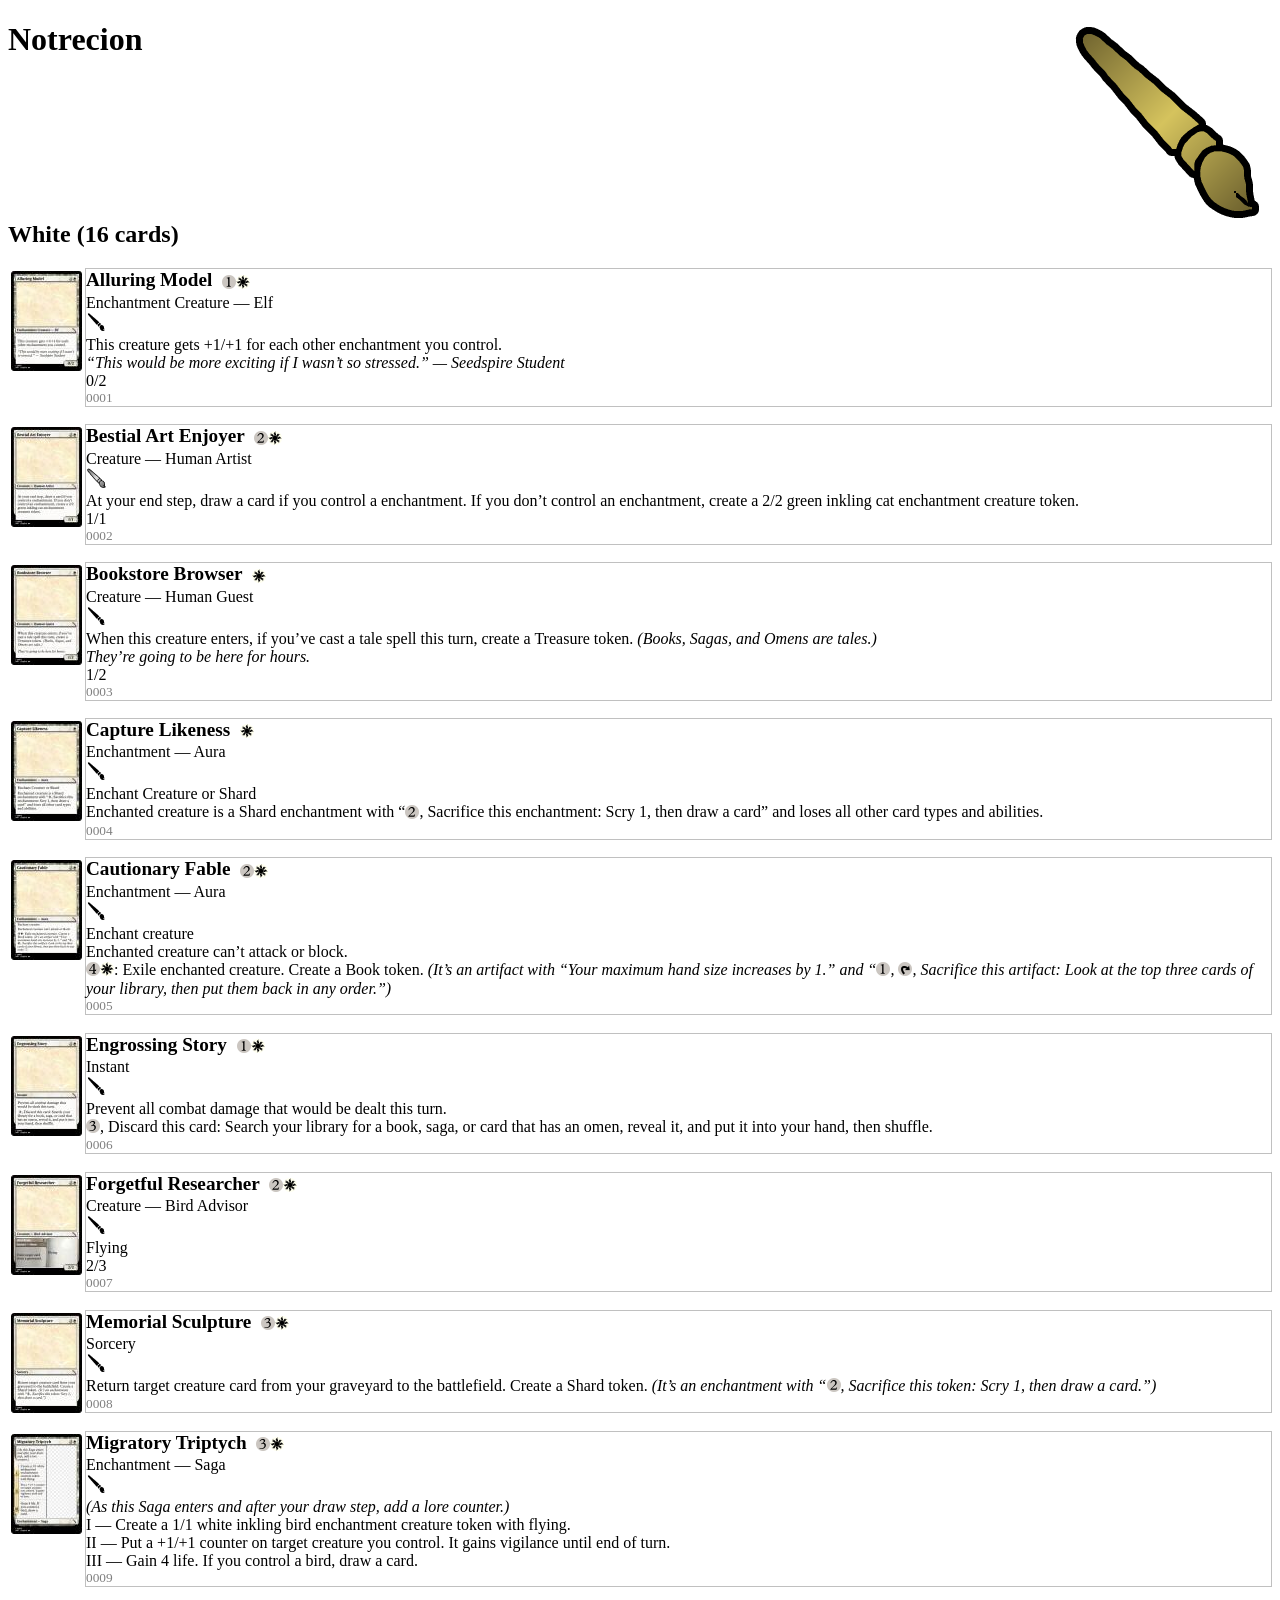
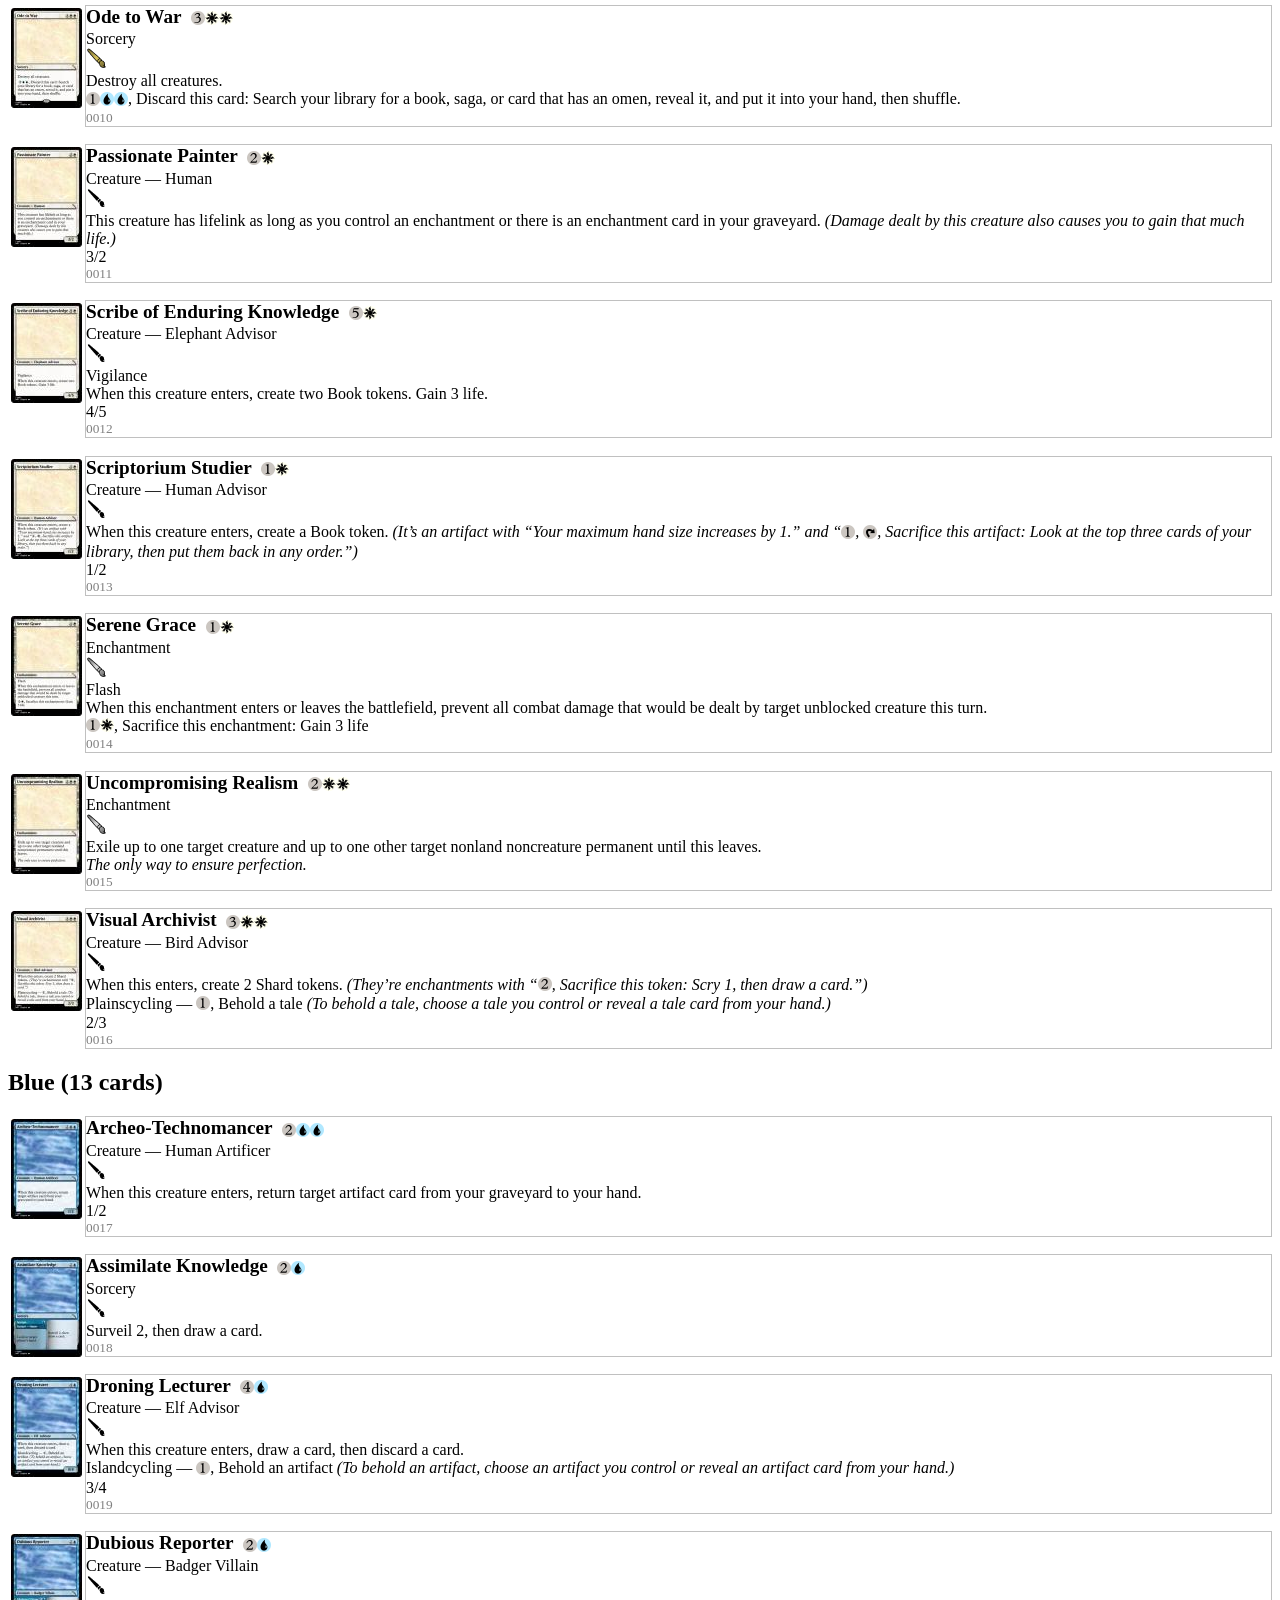
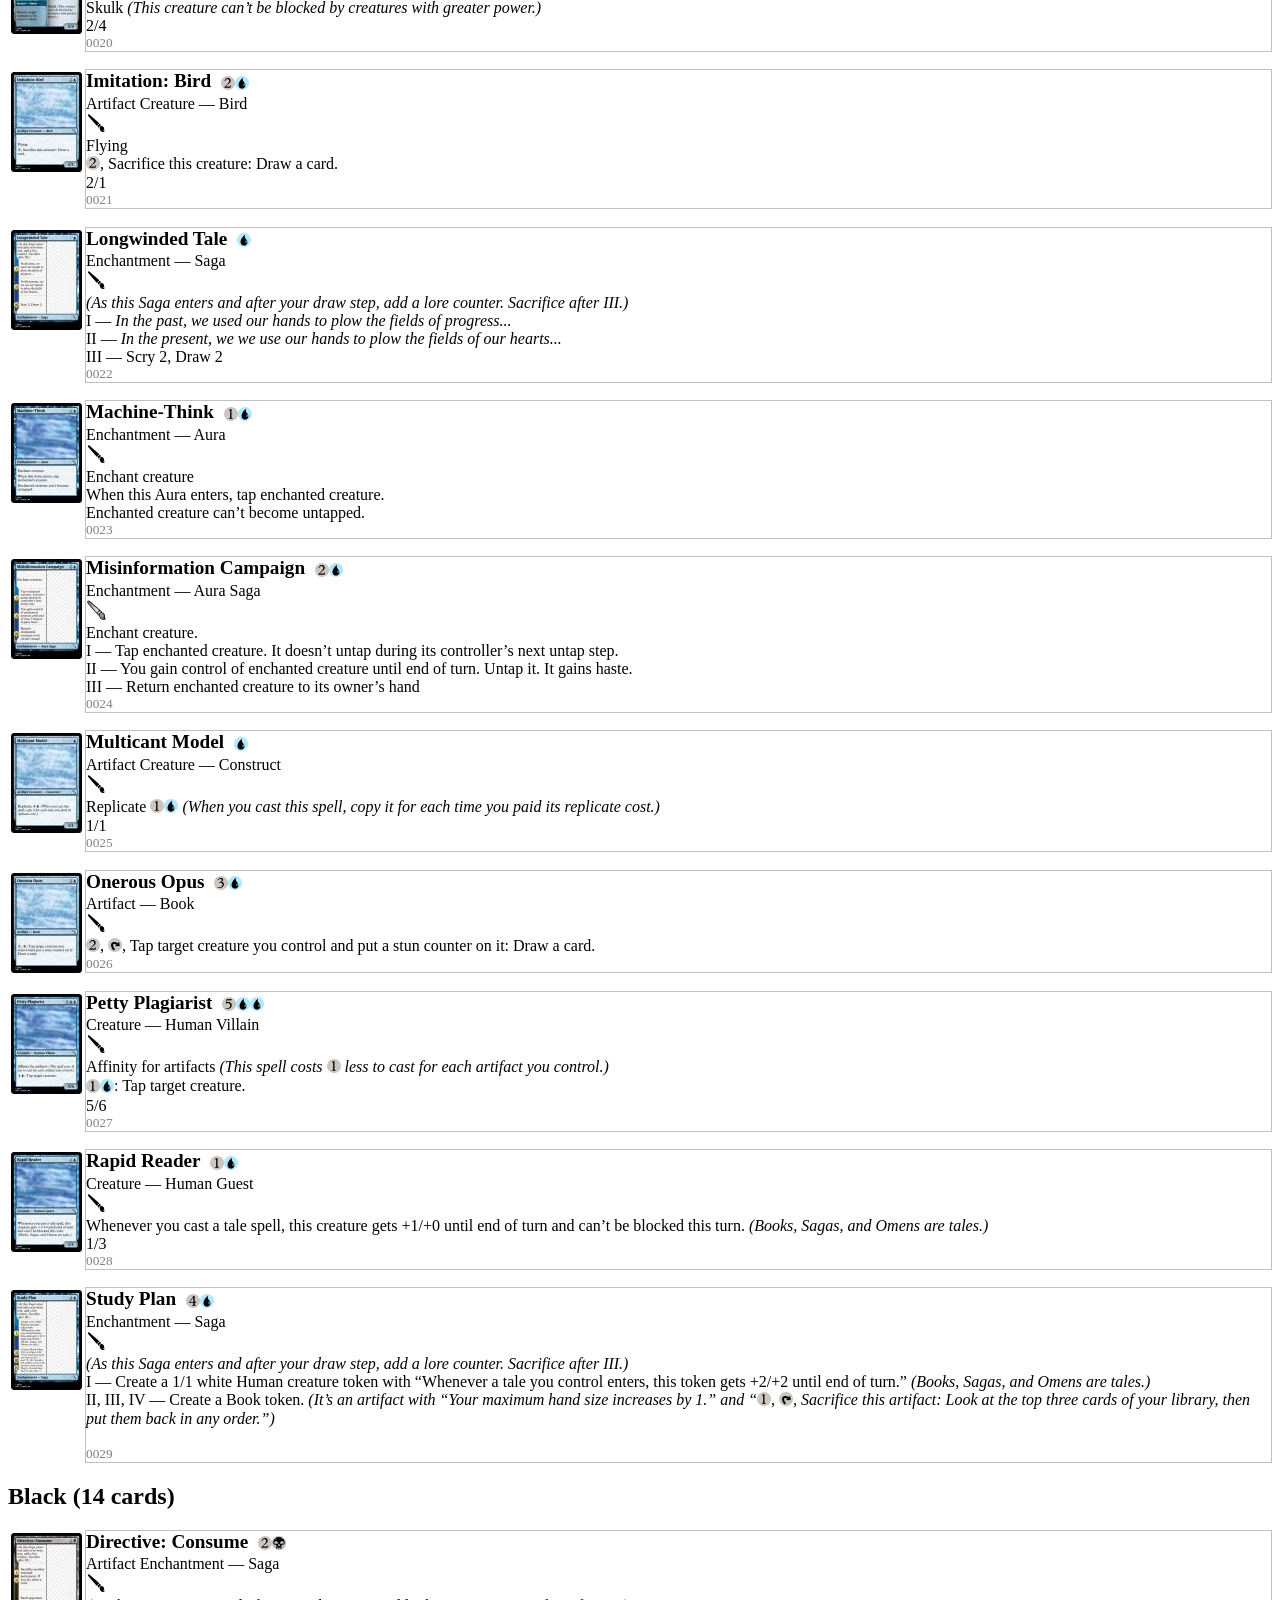
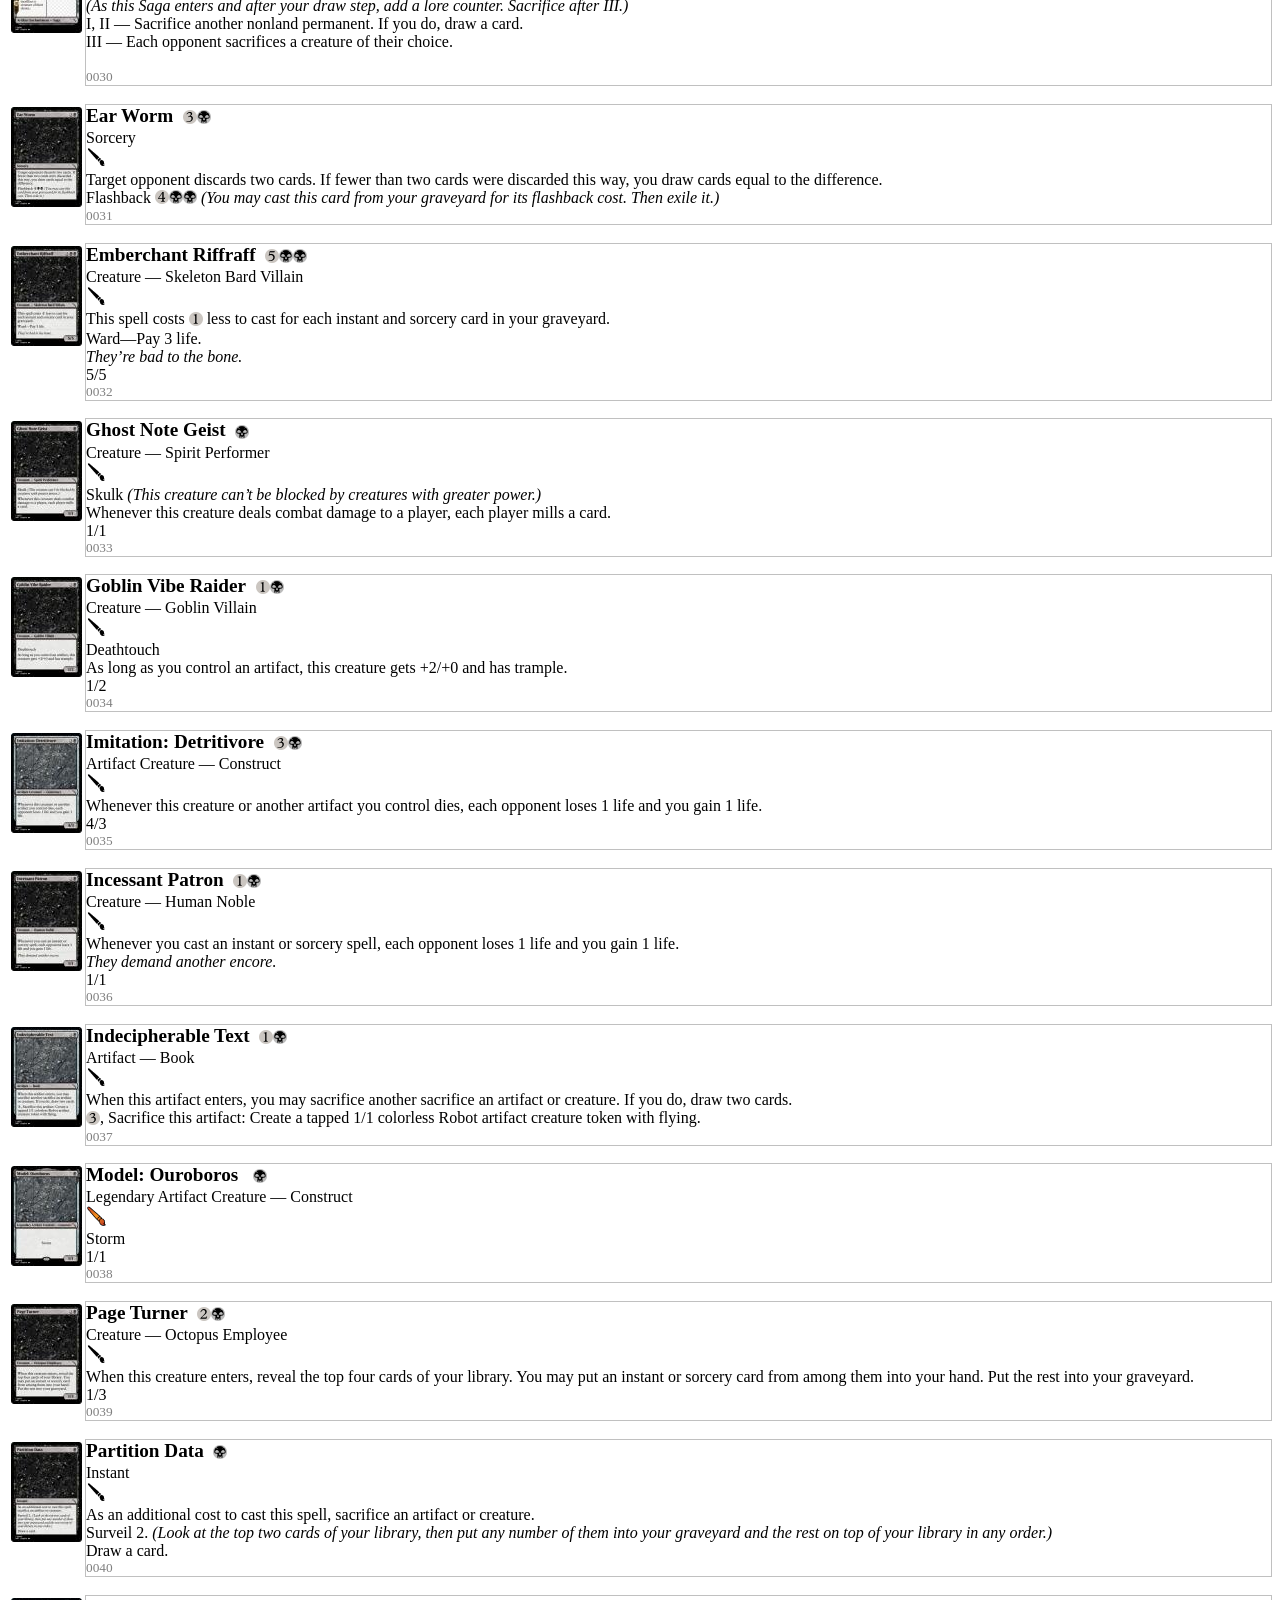
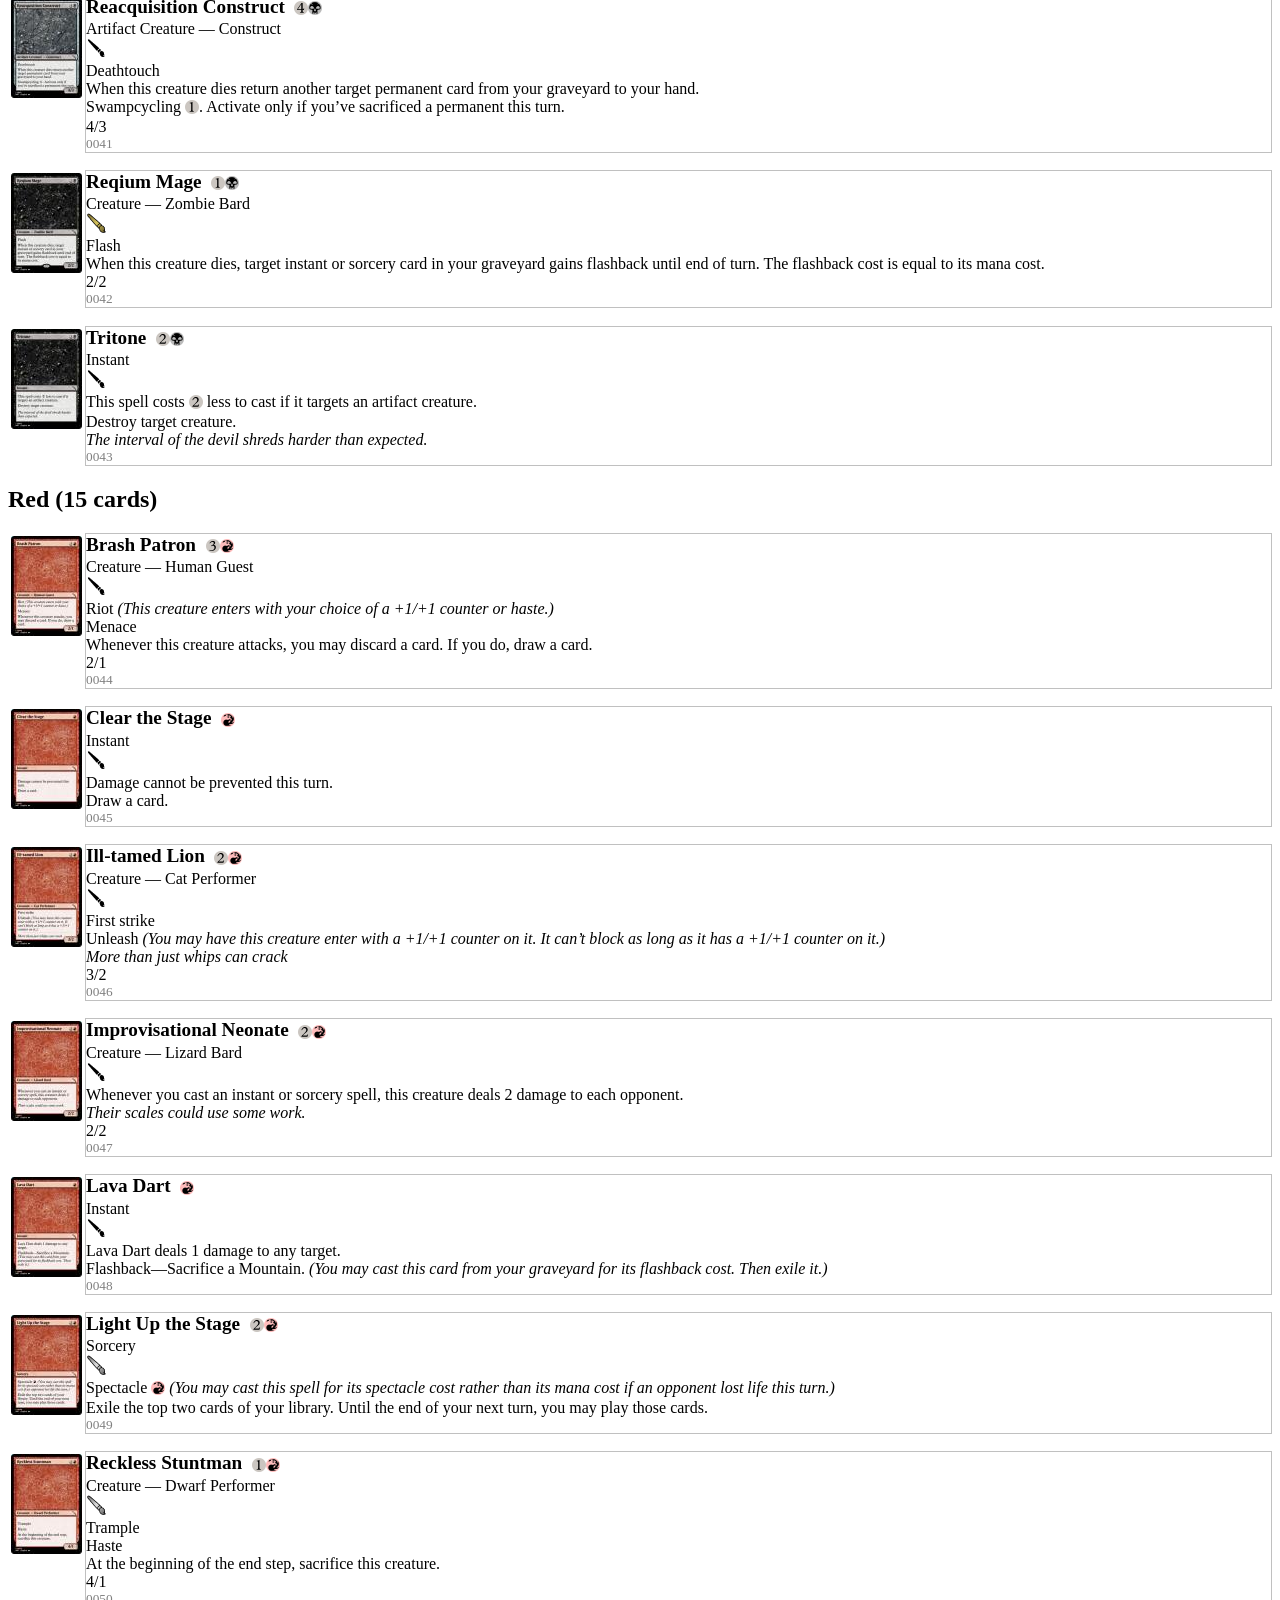
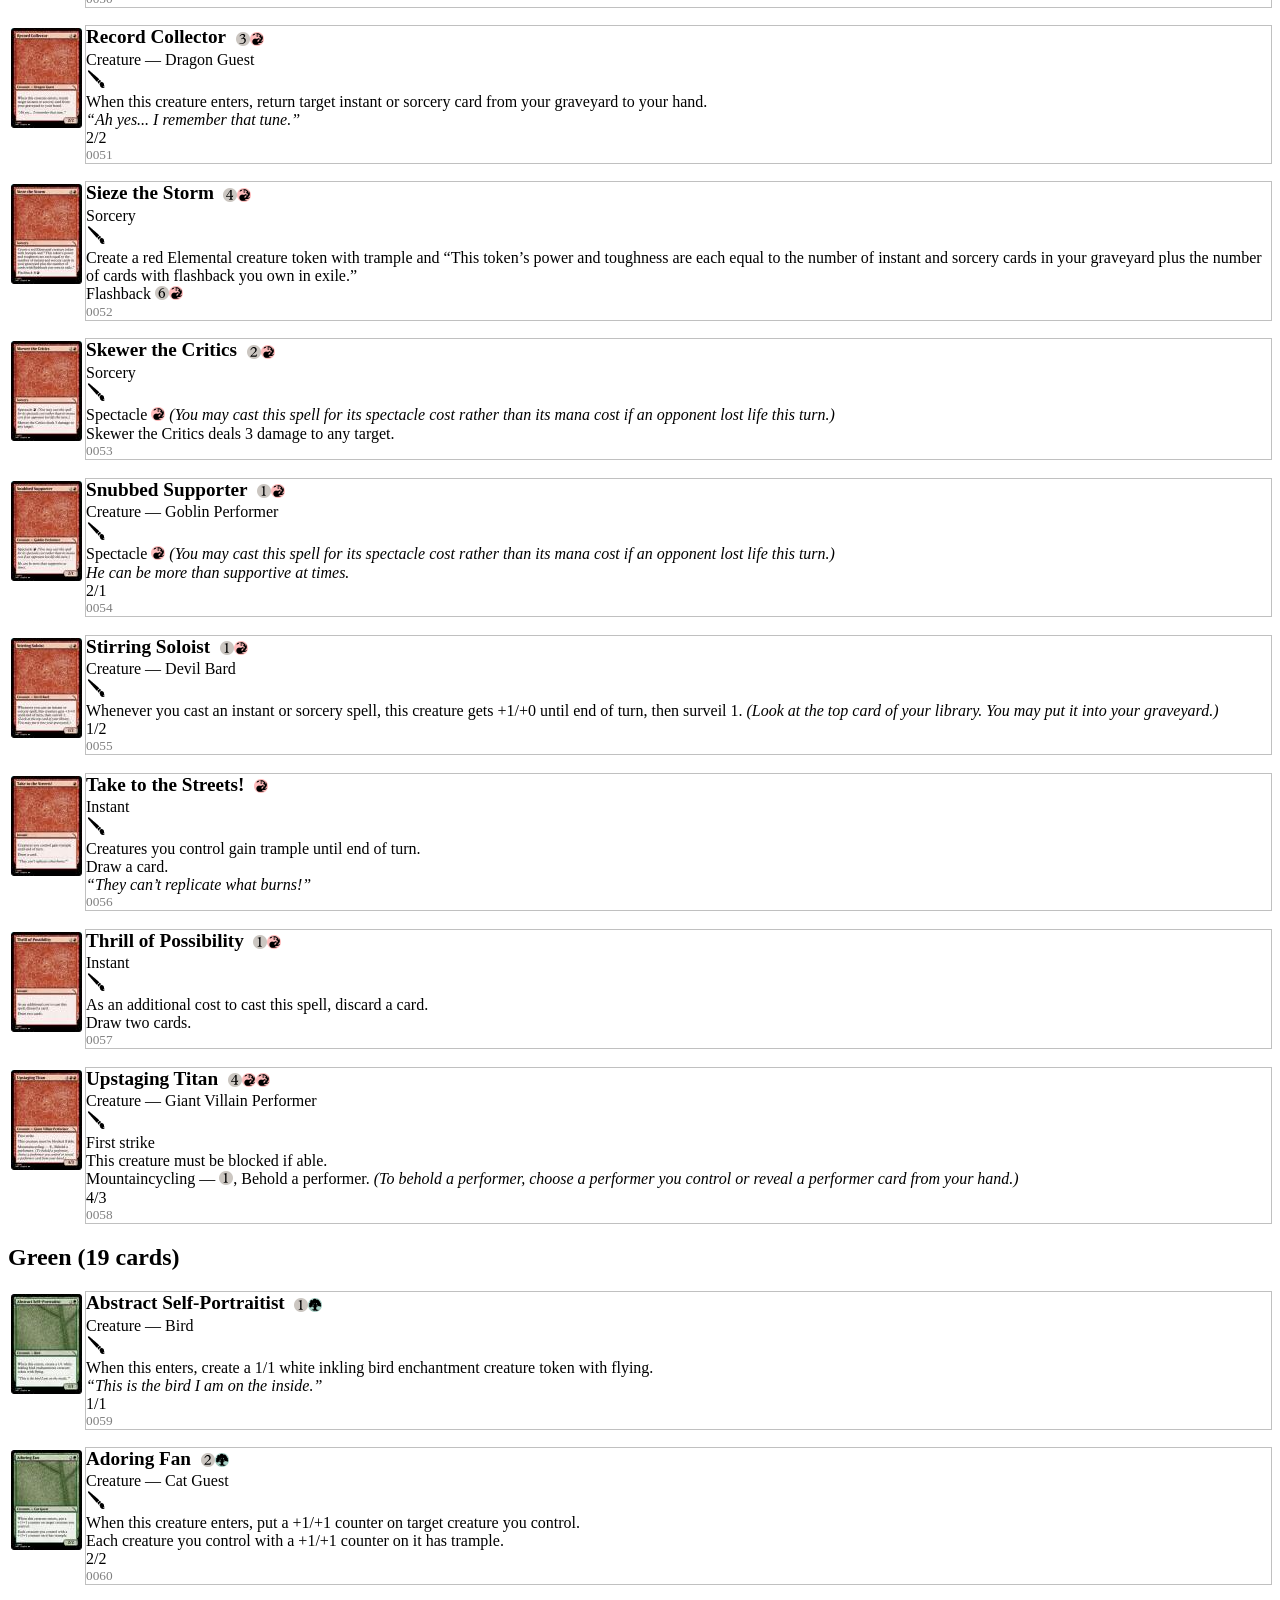
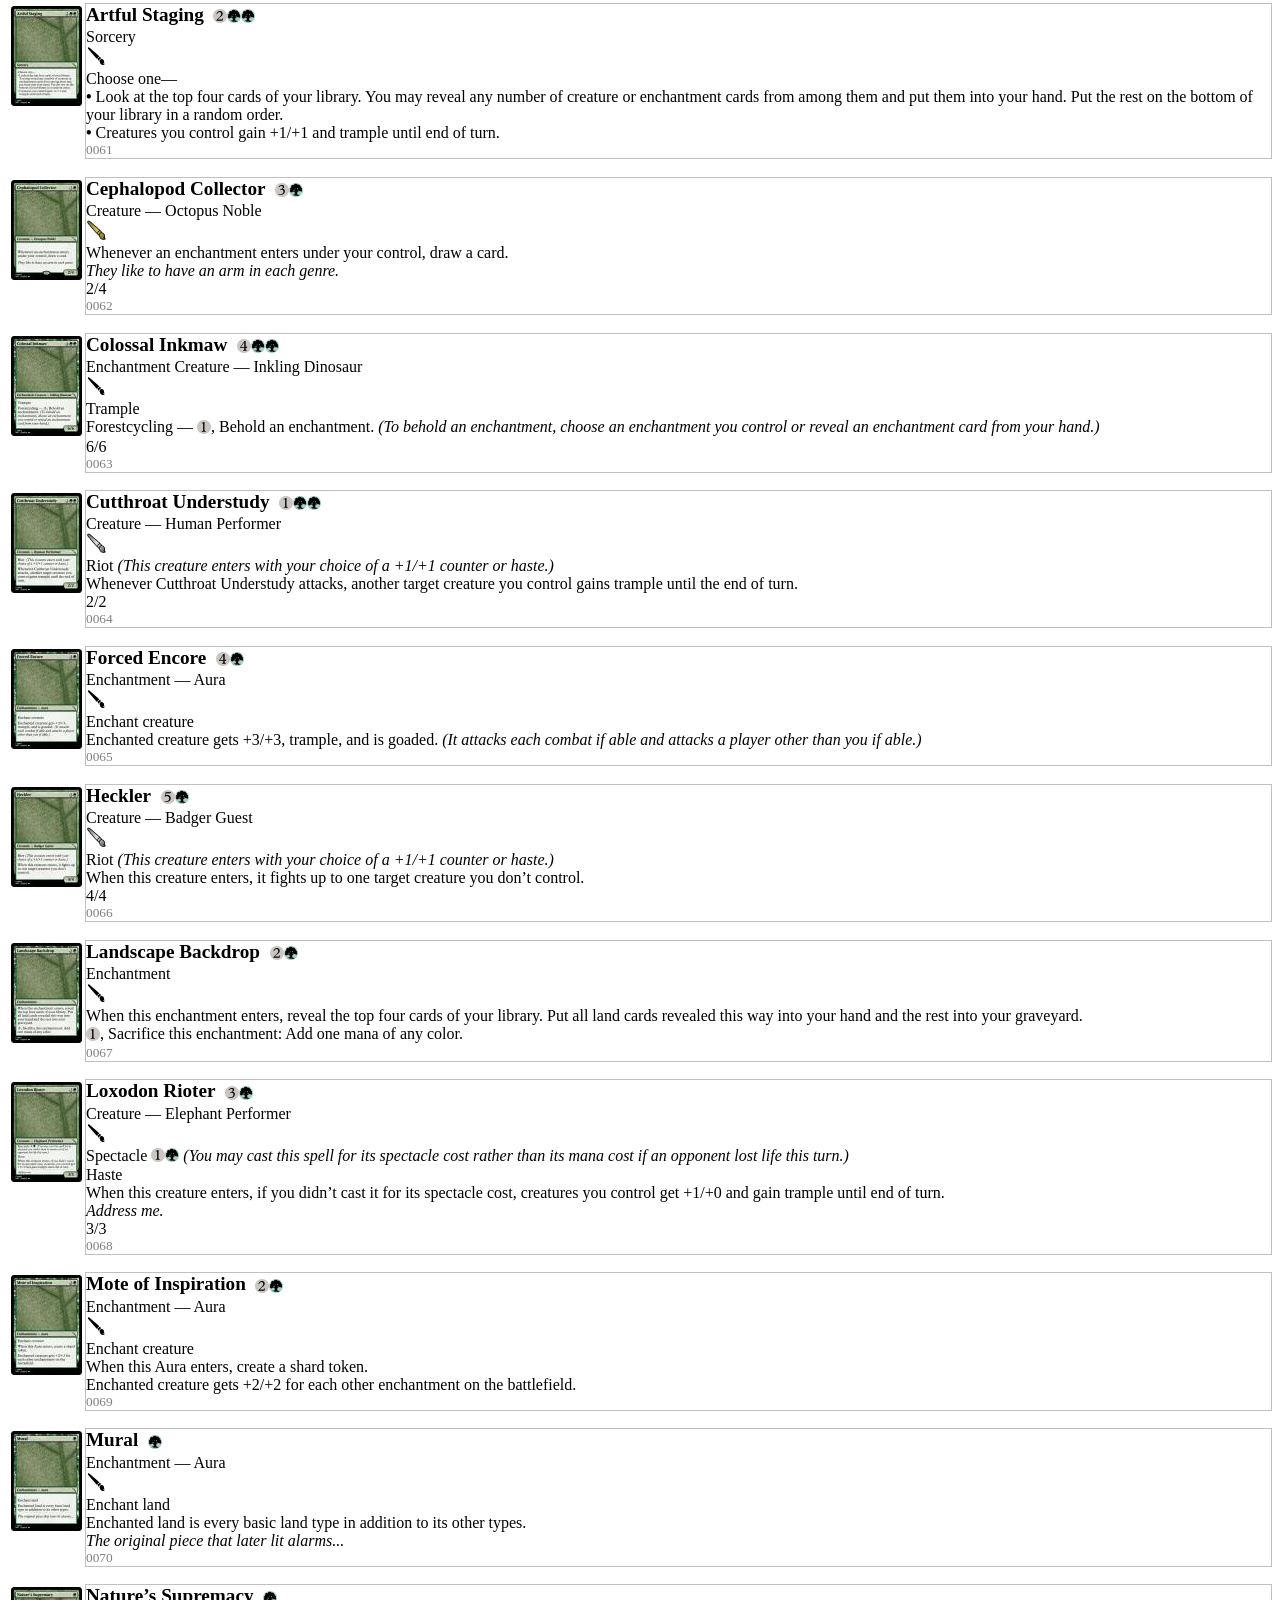
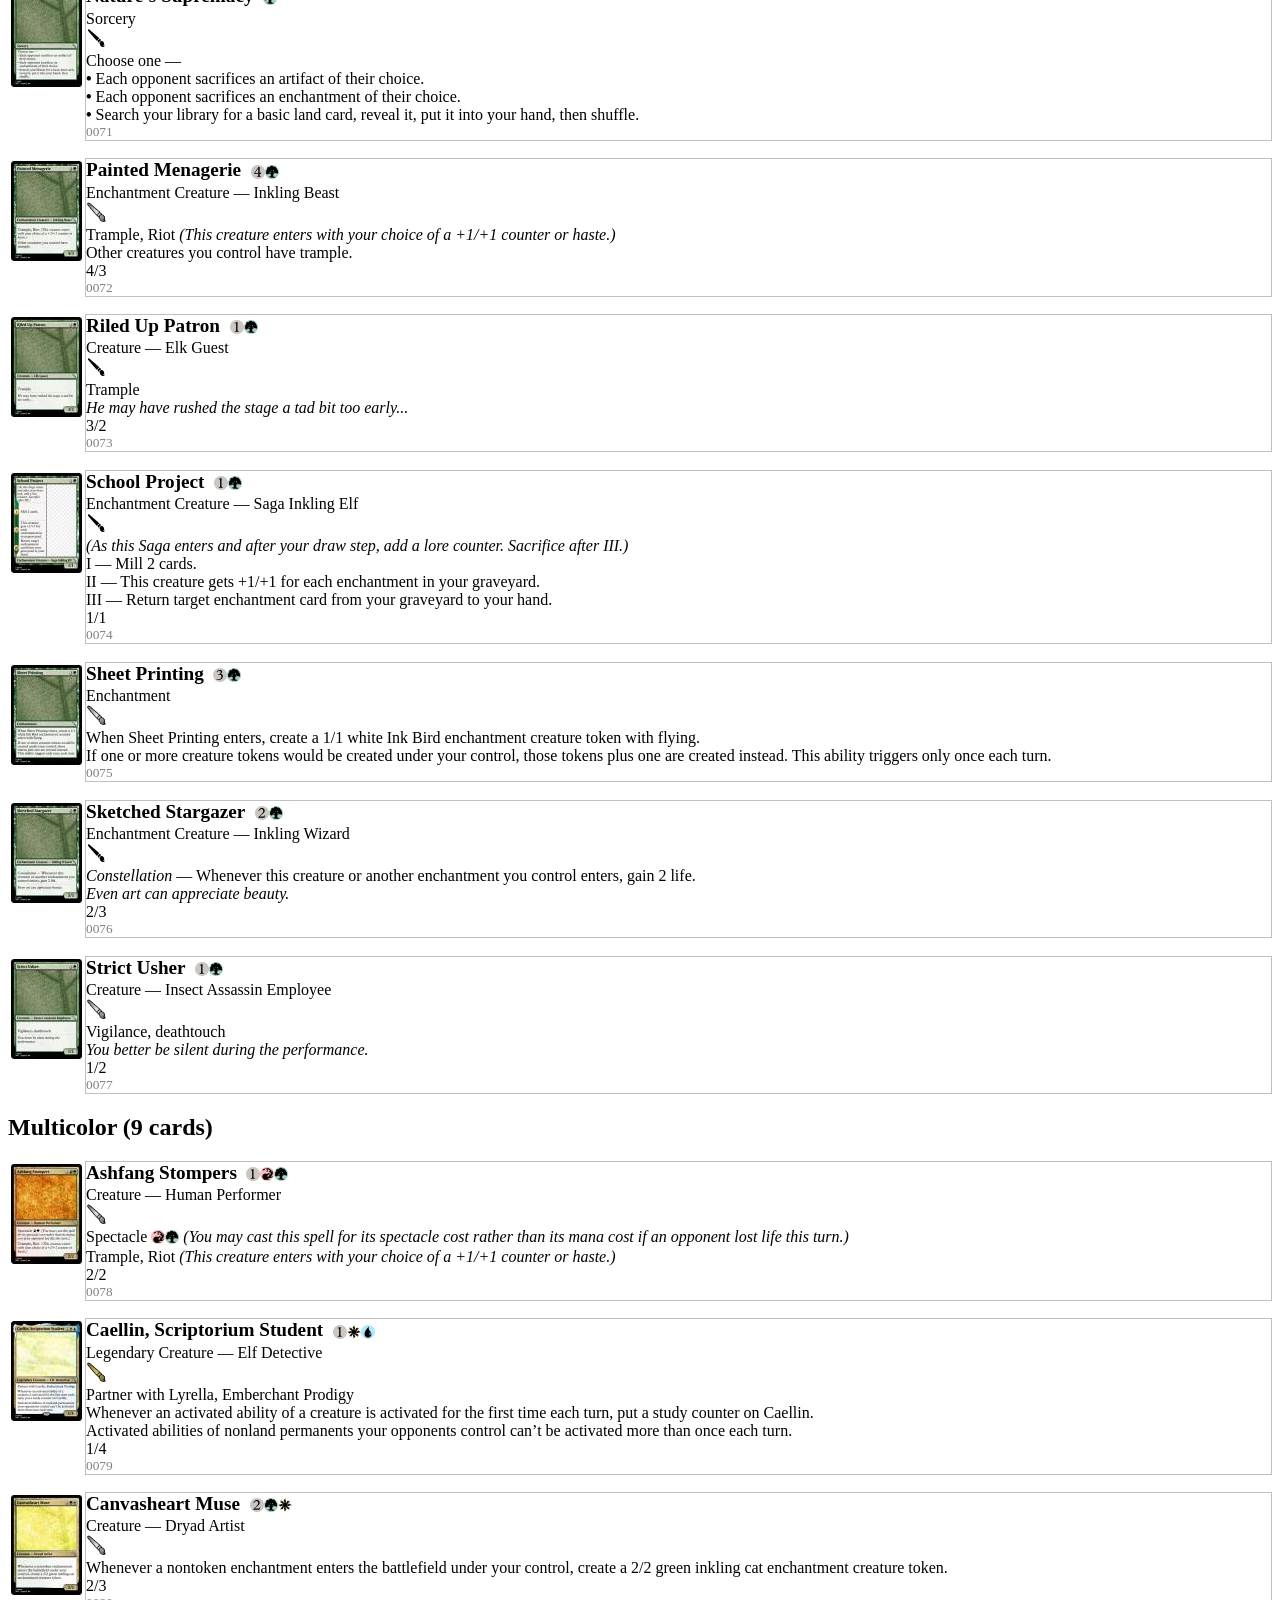
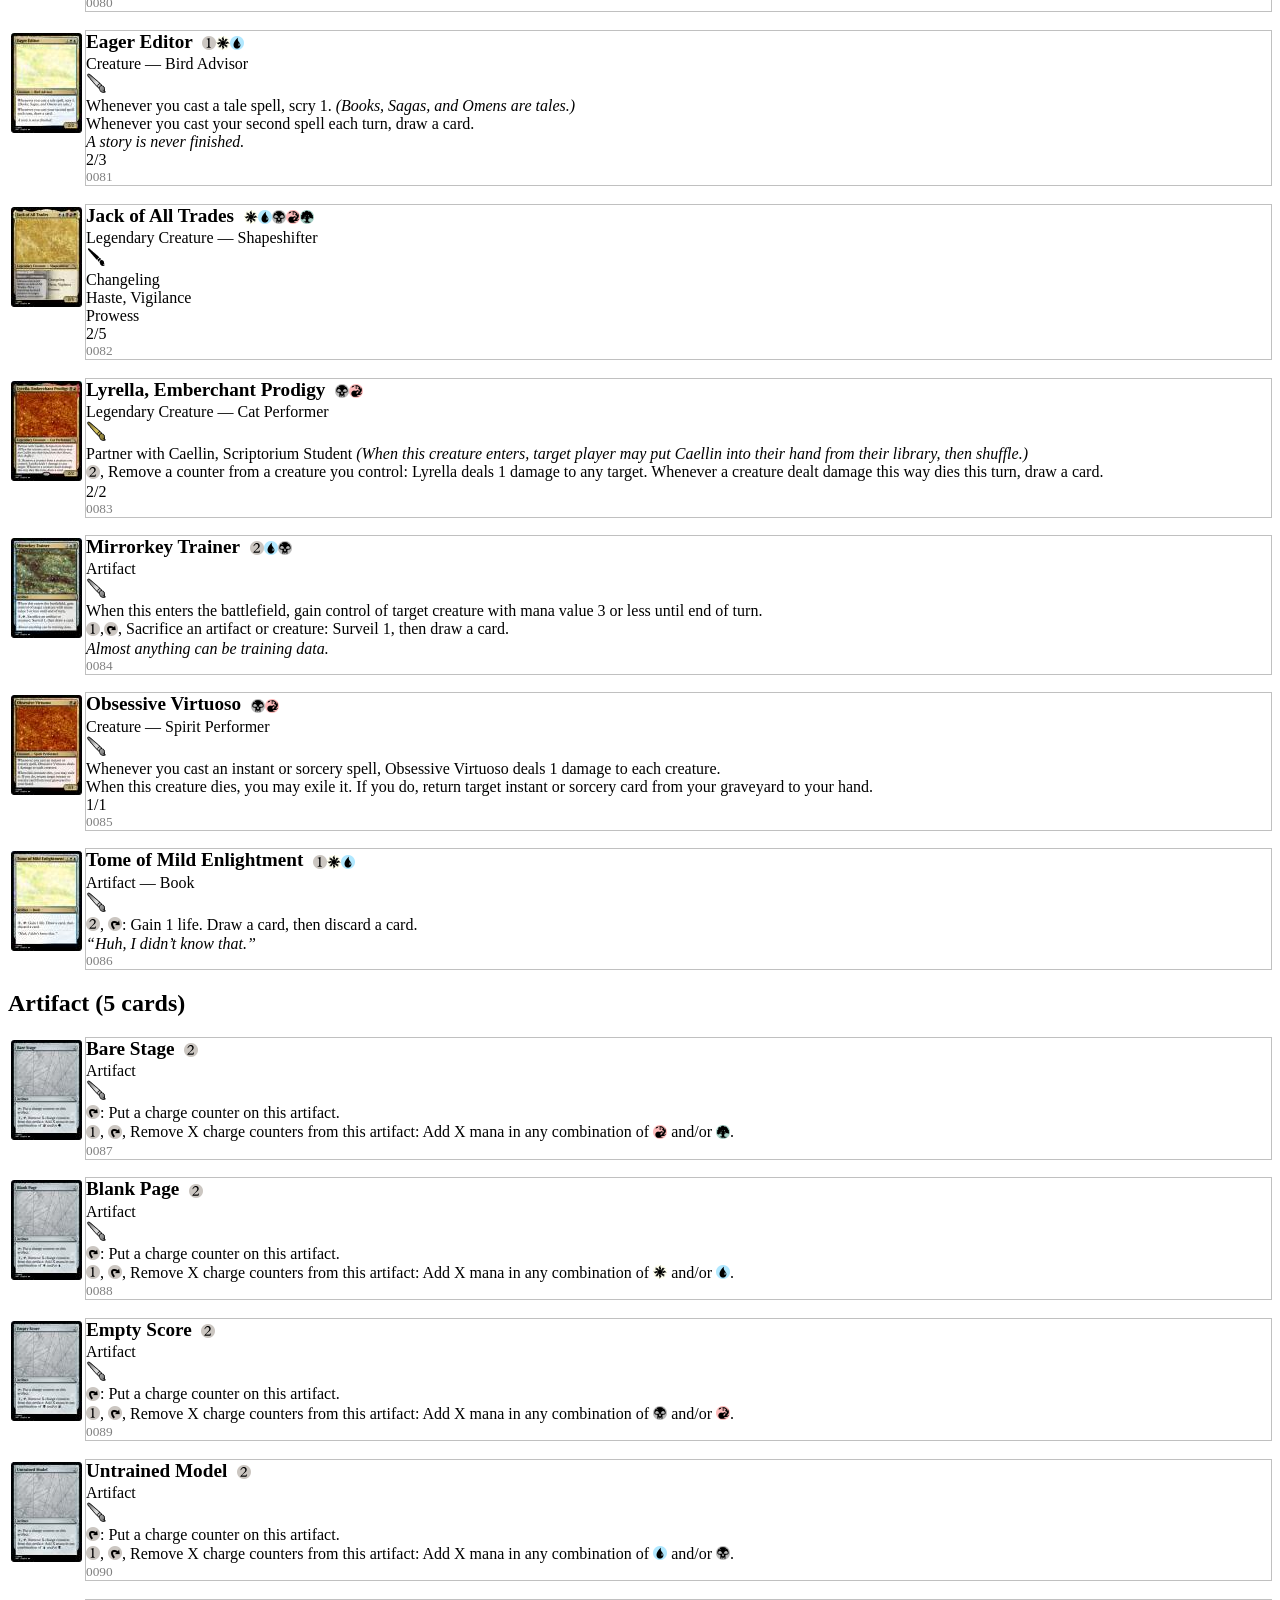
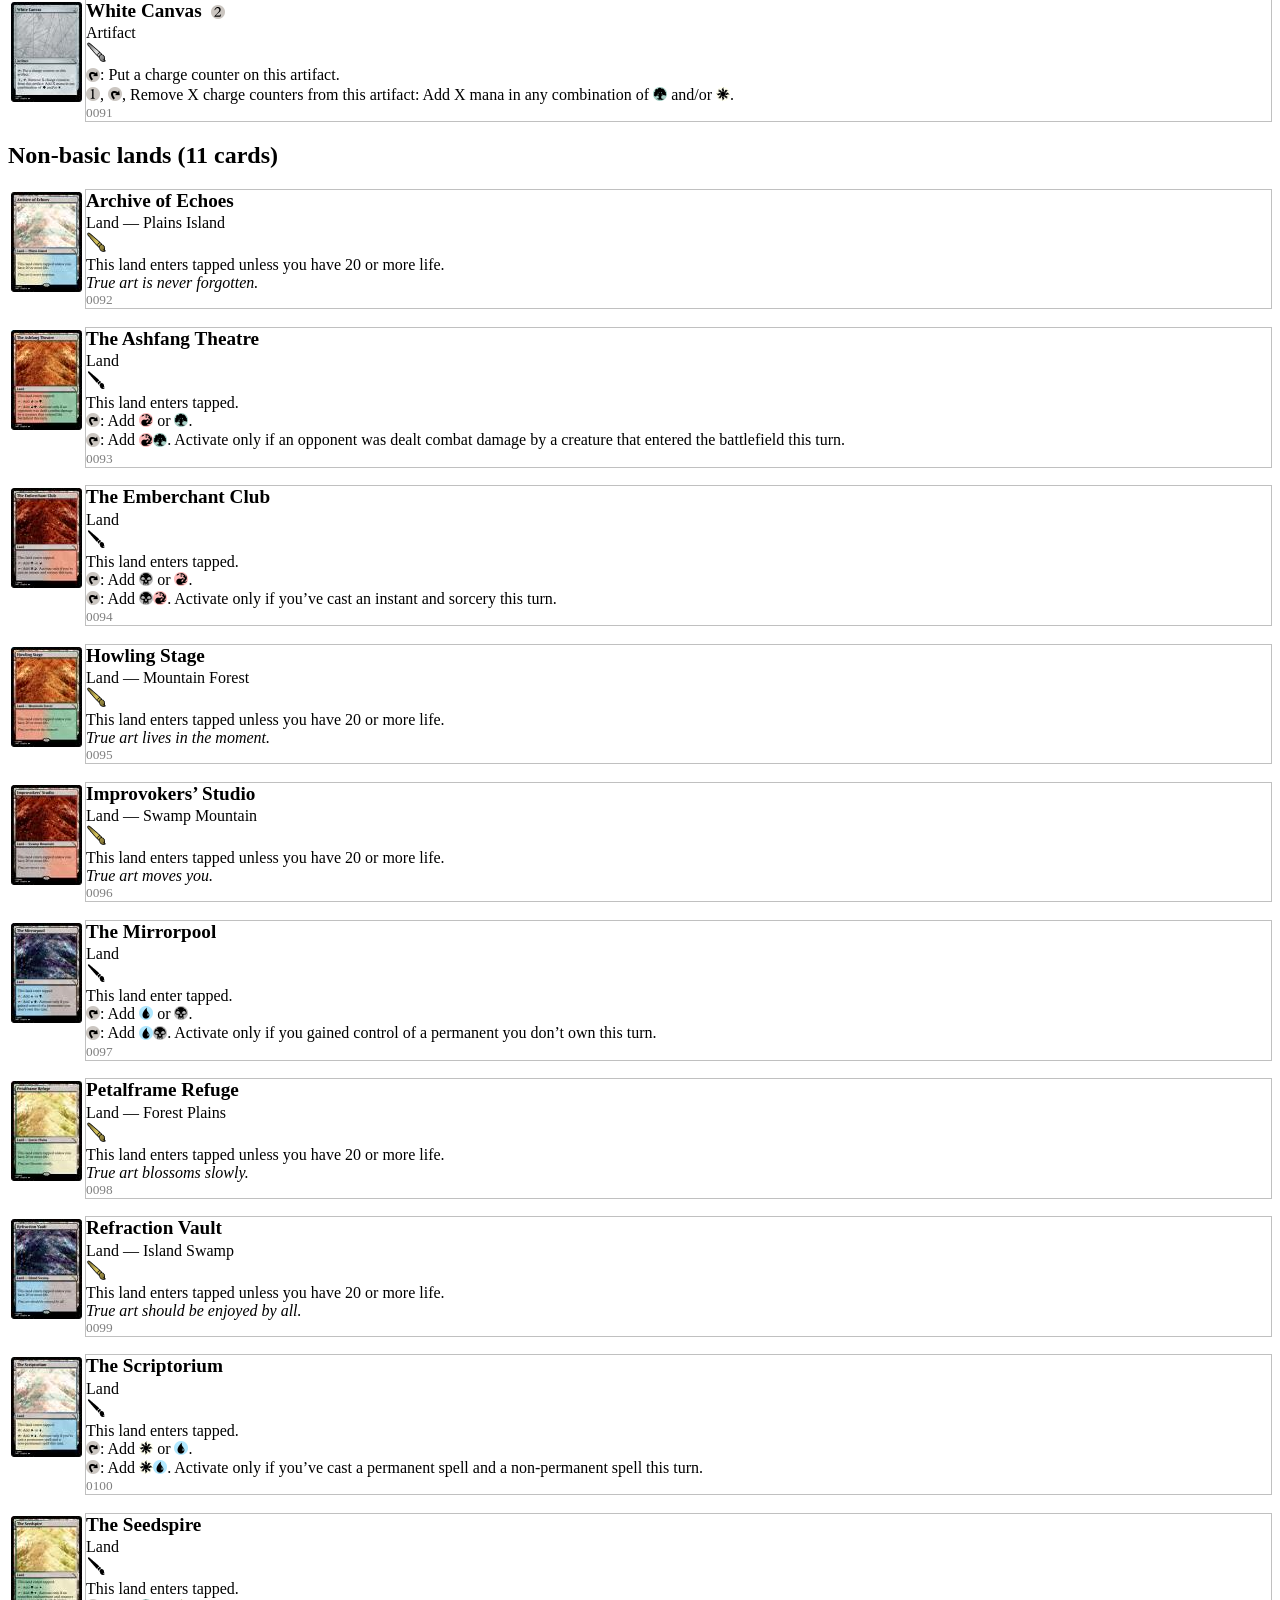
<file: index-files/index.html>
﻿<!DOCTYPE HTML>
<html lang='en'>
 <head>
  <title>Notrecion</title>
  <link rel='stylesheet' type='text/css' href='style.css'>
  <link rel='shortcut icon' type='image/png' href='set-icon.png'>
  <script type='text/javascript' src='script.js'></script>
  <style type='text/css'>
   body {
	 # This is here vs the css so the user can control text colors.
     background:  rgb(255,255,255);
     color:       rgb(0,0,0);
     font-family: 'mplantin', serif;
	 # Should match with Scryfall based on my terrible understanding.
	 font-size:   15px;
   }
  </style>
 </head>
 <body class='with-previews'>
  <img src='set-symbol.png' alt='' class='set-symbol'>
  <h1>Notrecion</h1>
  <div class='copyright'></div>
  <div class='description'></div>
  
  <h2>White (16 cards)</h2><ul class='cards'><li class='card'>
	     <a href='card54.jpg'><img src='card-preview54.jpg' alt='' class='card-image'></a>
			  <div class='box'>
	          <div><span class='name'    >Alluring Model</span><span class='casting-cost' ><img src='magic-mana-small-1.png' alt='1' width='14' height='14'><img src='magic-mana-small-W.png' alt='W' width='14' height='14'></span></div>
	     
	     <div><span class='type'>Enchantment Creature &#8212; Elf </span><span class='rarity'><img src='set-symbol-common.png' alt='common' title='common'>
		 </span></div>
	     <span class='rule-text'    >This creature gets +1/+1 for each other enchantment you control.</span>
	     <span class='flavor-text'  >&#8220;This would be more exciting if I wasn&#8217;t so stressed.&#8221; &#8212; Seedspire Student</span>
	     <span class='pt'           >0<sep>/</sep>2</span>
	     <span class='card-number'  >0001</span>
	  </div>
	  </li><li class='card'>
	     <a href='card19.jpg'><img src='card-preview19.jpg' alt='' class='card-image'></a>
			  <div class='box'>
	          <div><span class='name'    >Bestial Art Enjoyer</span><span class='casting-cost' ><img src='magic-mana-small-2.png' alt='2' width='14' height='14'><img src='magic-mana-small-W.png' alt='W' width='14' height='14'></span></div>
	     
	     <div><span class='type'>Creature &#8212; Human Artist </span><span class='rarity'><img src='set-symbol-uncommon.png' alt='uncommon' title='uncommon'>
		 </span></div>
	     <span class='rule-text'    >At your end step, draw a card if you control a enchantment. If you don&#8217;t control an enchantment, create a 2/2 green inkling cat enchantment creature token.</span>
	     <span class='flavor-text'  ></span>
	     <span class='pt'           >1<sep>/</sep>1</span>
	     <span class='card-number'  >0002</span>
	  </div>
	  </li><li class='card'>
	     <a href='card53.jpg'><img src='card-preview53.jpg' alt='' class='card-image'></a>
			  <div class='box'>
	          <div><span class='name'    >Bookstore Browser</span><span class='casting-cost' ><img src='magic-mana-small-W.png' alt='W' width='14' height='14'></span></div>
	     
	     <div><span class='type'>Creature &#8212; Human Guest </span><span class='rarity'><img src='set-symbol-common.png' alt='common' title='common'>
		 </span></div>
	     <span class='rule-text'    >When this creature enters, if you&#8217;ve cast a tale spell this turn, create a Treasure token. <i>(Books, Sagas, and Omens are tales.)</i></span>
	     <span class='flavor-text'  >They&#8217;re going to be here for hours.</span>
	     <span class='pt'           >1<sep>/</sep>2</span>
	     <span class='card-number'  >0003</span>
	  </div>
	  </li><li class='card'>
	     <a href='card14.jpg'><img src='card-preview14.jpg' alt='' class='card-image'></a>
			  <div class='box'>
	          <div><span class='name'    >Capture Likeness</span><span class='casting-cost' ><img src='magic-mana-small-W.png' alt='W' width='14' height='14'></span></div>
	     
	     <div><span class='type'>Enchantment &#8212; Aura </span><span class='rarity'><img src='set-symbol-common.png' alt='common' title='common'>
		 </span></div>
	     <span class='rule-text'    >Enchant Creature or Shard<br>
Enchanted creature is a Shard enchantment with &#8220;<span class="symbol"><img src='magic-mana-small-2.png' alt='2' width='14' height='14'></span>, Sacrifice this enchantment: Scry 1, then draw a card&#8221; and loses all other card types and abilities.</span>
	     <span class='flavor-text'  ></span>
	     <span class='pt'           ></span>
	     <span class='card-number'  >0004</span>
	  </div>
	  </li><li class='card'>
	     <a href='card80.jpg'><img src='card-preview80.jpg' alt='' class='card-image'></a>
			  <div class='box'>
	          <div><span class='name'    >Cautionary Fable</span><span class='casting-cost' ><img src='magic-mana-small-2.png' alt='2' width='14' height='14'><img src='magic-mana-small-W.png' alt='W' width='14' height='14'></span></div>
	     
	     <div><span class='type'>Enchantment &#8212; Aura </span><span class='rarity'><img src='set-symbol-common.png' alt='common' title='common'>
		 </span></div>
	     <span class='rule-text'    >Enchant creature<br>
Enchanted creature can&#8217;t attack or block.<br>
<span class="symbol"><img src='magic-mana-small-4.png' alt='4' width='14' height='14'><img src='magic-mana-small-W.png' alt='W' width='14' height='14'></span>: Exile enchanted creature. Create a Book token. <i>(It&#8217;s an artifact with &#8220;Your maximum hand size increases by 1.&#8221; and &#8220;<span class="symbol"><img src='magic-mana-small-1.png' alt='1' width='14' height='14'></span>, <span class="symbol"><img src='magic-mana-small-T.png' alt='T' width='14' height='14'></span>, Sacrifice this artifact: Look at the top three cards of your library, then put them back in any order.&#8221;)</i></span>
	     <span class='flavor-text'  ></span>
	     <span class='pt'           ></span>
	     <span class='card-number'  >0005</span>
	  </div>
	  </li><li class='card'>
	     <a href='card77.jpg'><img src='card-preview77.jpg' alt='' class='card-image'></a>
			  <div class='box'>
	          <div><span class='name'    >Engrossing Story</span><span class='casting-cost' ><img src='magic-mana-small-1.png' alt='1' width='14' height='14'><img src='magic-mana-small-W.png' alt='W' width='14' height='14'></span></div>
	     
	     <div><span class='type'>Instant</span><span class='rarity'><img src='set-symbol-common.png' alt='common' title='common'>
		 </span></div>
	     <span class='rule-text'    >Prevent all combat damage that would be dealt this turn.<br>
 <span class="symbol"><img src='magic-mana-small-3.png' alt='3' width='14' height='14'></span>, Discard this card: Search your library for a book, saga, or card that has an omen, reveal it, and put it into your hand, then shuffle.</span>
	     <span class='flavor-text'  ></span>
	     <span class='pt'           ></span>
	     <span class='card-number'  >0006</span>
	  </div>
	  </li><li class='card'>
	     <a href='card81.jpg'><img src='card-preview81.jpg' alt='' class='card-image'></a>
			  <div class='box'>
	          <div><span class='name'    >Forgetful Researcher</span><span class='casting-cost' ><img src='magic-mana-small-2.png' alt='2' width='14' height='14'><img src='magic-mana-small-W.png' alt='W' width='14' height='14'></span></div>
	     
	     <div><span class='type'>Creature &#8212; Bird Advisor </span><span class='rarity'><img src='set-symbol-common.png' alt='common' title='common'>
		 </span></div>
	     <span class='rule-text'    >Flying</span>
	     <span class='flavor-text'  ></span>
	     <span class='pt'           >2<sep>/</sep>3</span>
	     <span class='card-number'  >0007</span>
	  </div>
	  </li><li class='card'>
	     <a href='card58.jpg'><img src='card-preview58.jpg' alt='' class='card-image'></a>
			  <div class='box'>
	          <div><span class='name'    >Memorial Sculpture</span><span class='casting-cost' ><img src='magic-mana-small-3.png' alt='3' width='14' height='14'><img src='magic-mana-small-W.png' alt='W' width='14' height='14'></span></div>
	     
	     <div><span class='type'>Sorcery</span><span class='rarity'><img src='set-symbol-common.png' alt='common' title='common'>
		 </span></div>
	     <span class='rule-text'    >Return target creature card from your graveyard to the battlefield. Create a Shard token. <i>(It&#8217;s an enchantment with &#8220;<span class="symbol"><img src='magic-mana-small-2.png' alt='2' width='14' height='14'></span>, Sacrifice this token: Scry 1, then draw a card.&#8221;)</i></span>
	     <span class='flavor-text'  ></span>
	     <span class='pt'           ></span>
	     <span class='card-number'  >0008</span>
	  </div>
	  </li><li class='card'>
	     <a href='card56.jpg'><img src='card-preview56.jpg' alt='' class='card-image'></a>
			  <div class='box'>
	          <div><span class='name'    >Migratory Triptych</span><span class='casting-cost' ><img src='magic-mana-small-3.png' alt='3' width='14' height='14'><img src='magic-mana-small-W.png' alt='W' width='14' height='14'></span></div>
	     
	     <div><span class='type'>Enchantment &#8212; Saga </span><span class='rarity'><img src='set-symbol-common.png' alt='common' title='common'>
		 </span></div>
	     <span class='rule-text'    ><i>(As this Saga enters and after your draw step, add a lore counter.)</i><br>
I &#8212; Create a 1/1 white inkling bird enchantment creature token with flying.<br>
II &#8212; Put a +1/+1 counter on target creature you control. It gains vigilance until end of turn.<br>
III &#8212; Gain 4 life. If you control a bird, draw a card.</span>
	     <span class='flavor-text'  ></span>
	     <span class='pt'           ></span>
	     <span class='card-number'  >0009</span>
	  </div>
	  </li><li class='card'>
	     <a href='card46.jpg'><img src='card-preview46.jpg' alt='' class='card-image'></a>
			  <div class='box'>
	          <div><span class='name'    >Ode to War</span><span class='casting-cost' ><img src='magic-mana-small-3.png' alt='3' width='14' height='14'><img src='magic-mana-small-W.png' alt='W' width='14' height='14'><img src='magic-mana-small-W.png' alt='W' width='14' height='14'></span></div>
	     
	     <div><span class='type'>Sorcery</span><span class='rarity'><img src='set-symbol-rare.png' alt='rare' title='rare'>
		 </span></div>
	     <span class='rule-text'    >Destroy all creatures.<br>
 <span class="symbol"><img src='magic-mana-small-1.png' alt='1' width='14' height='14'><img src='magic-mana-small-U.png' alt='U' width='14' height='14'><img src='magic-mana-small-U.png' alt='U' width='14' height='14'></span>, Discard this card: Search your library for a book, saga, or card that has an omen, reveal it, and put it into your hand, then shuffle.</span>
	     <span class='flavor-text'  ></span>
	     <span class='pt'           ></span>
	     <span class='card-number'  >0010</span>
	  </div>
	  </li><li class='card'>
	     <a href='card55.jpg'><img src='card-preview55.jpg' alt='' class='card-image'></a>
			  <div class='box'>
	          <div><span class='name'    >Passionate Painter</span><span class='casting-cost' ><img src='magic-mana-small-2.png' alt='2' width='14' height='14'><img src='magic-mana-small-W.png' alt='W' width='14' height='14'></span></div>
	     
	     <div><span class='type'>Creature &#8212; Human </span><span class='rarity'><img src='set-symbol-common.png' alt='common' title='common'>
		 </span></div>
	     <span class='rule-text'    >This creature has lifelink as long as you control an enchantment or there is an enchantment card in your graveyard. <i>(Damage dealt by this creature also causes you to gain that much life.)</i></span>
	     <span class='flavor-text'  ></span>
	     <span class='pt'           >3<sep>/</sep>2</span>
	     <span class='card-number'  >0011</span>
	  </div>
	  </li><li class='card'>
	     <a href='card82.jpg'><img src='card-preview82.jpg' alt='' class='card-image'></a>
			  <div class='box'>
	          <div><span class='name'    >Scribe of Enduring Knowledge</span><span class='casting-cost' ><img src='magic-mana-small-5.png' alt='5' width='14' height='14'><img src='magic-mana-small-W.png' alt='W' width='14' height='14'></span></div>
	     
	     <div><span class='type'>Creature &#8212; Elephant Advisor </span><span class='rarity'><img src='set-symbol-common.png' alt='common' title='common'>
		 </span></div>
	     <span class='rule-text'    >Vigilance<br>
When this creature enters, create two Book tokens. Gain 3 life.</span>
	     <span class='flavor-text'  ></span>
	     <span class='pt'           >4<sep>/</sep>5</span>
	     <span class='card-number'  >0012</span>
	  </div>
	  </li><li class='card'>
	     <a href='card79.jpg'><img src='card-preview79.jpg' alt='' class='card-image'></a>
			  <div class='box'>
	          <div><span class='name'    >Scriptorium Studier</span><span class='casting-cost' ><img src='magic-mana-small-1.png' alt='1' width='14' height='14'><img src='magic-mana-small-W.png' alt='W' width='14' height='14'></span></div>
	     
	     <div><span class='type'>Creature &#8212; Human Advisor </span><span class='rarity'><img src='set-symbol-common.png' alt='common' title='common'>
		 </span></div>
	     <span class='rule-text'    >When this creature enters, create a Book token. <i>(It&#8217;s an artifact with &#8220;Your maximum hand size increases by 1.&#8221; and &#8220;<span class="symbol"><img src='magic-mana-small-1.png' alt='1' width='14' height='14'></span>, <span class="symbol"><img src='magic-mana-small-T.png' alt='T' width='14' height='14'></span>, Sacrifice this artifact: Look at the top three cards of your library, then put them back in any order.&#8221;)</i></span>
	     <span class='flavor-text'  ></span>
	     <span class='pt'           >1<sep>/</sep>2</span>
	     <span class='card-number'  >0013</span>
	  </div>
	  </li><li class='card'>
	     <a href='card76.jpg'><img src='card-preview76.jpg' alt='' class='card-image'></a>
			  <div class='box'>
	          <div><span class='name'    >Serene Grace</span><span class='casting-cost' ><img src='magic-mana-small-1.png' alt='1' width='14' height='14'><img src='magic-mana-small-W.png' alt='W' width='14' height='14'></span></div>
	     
	     <div><span class='type'>Enchantment</span><span class='rarity'><img src='set-symbol-uncommon.png' alt='uncommon' title='uncommon'>
		 </span></div>
	     <span class='rule-text'    >Flash<br>
When this enchantment enters or leaves the battlefield, prevent all combat damage that would be dealt by target unblocked creature this turn.<br>
<span class="symbol"><img src='magic-mana-small-1.png' alt='1' width='14' height='14'><img src='magic-mana-small-W.png' alt='W' width='14' height='14'></span>, Sacrifice this enchantment: Gain 3 life</span>
	     <span class='flavor-text'  ></span>
	     <span class='pt'           ></span>
	     <span class='card-number'  >0014</span>
	  </div>
	  </li><li class='card'>
	     <a href='card57.jpg'><img src='card-preview57.jpg' alt='' class='card-image'></a>
			  <div class='box'>
	          <div><span class='name'    >Uncompromising Realism</span><span class='casting-cost' ><img src='magic-mana-small-2.png' alt='2' width='14' height='14'><img src='magic-mana-small-W.png' alt='W' width='14' height='14'><img src='magic-mana-small-W.png' alt='W' width='14' height='14'></span></div>
	     
	     <div><span class='type'>Enchantment</span><span class='rarity'><img src='set-symbol-uncommon.png' alt='uncommon' title='uncommon'>
		 </span></div>
	     <span class='rule-text'    >Exile up to one target creature and up to one other target nonland noncreature permanent until this leaves.</span>
	     <span class='flavor-text'  >The only way to ensure perfection.</span>
	     <span class='pt'           ></span>
	     <span class='card-number'  >0015</span>
	  </div>
	  </li><li class='card'>
	     <a href='card42.jpg'><img src='card-preview42.jpg' alt='' class='card-image'></a>
			  <div class='box'>
	          <div><span class='name'    >Visual Archivist</span><span class='casting-cost' ><img src='magic-mana-small-3.png' alt='3' width='14' height='14'><img src='magic-mana-small-W.png' alt='W' width='14' height='14'><img src='magic-mana-small-W.png' alt='W' width='14' height='14'></span></div>
	     
	     <div><span class='type'>Creature &#8212; Bird Advisor </span><span class='rarity'><img src='set-symbol-common.png' alt='common' title='common'>
		 </span></div>
	     <span class='rule-text'    >When this enters, create 2 Shard tokens. <i>(They&#8217;re enchantments with &#8220;<span class="symbol"><img src='magic-mana-small-2.png' alt='2' width='14' height='14'></span>, Sacrifice this token: Scry 1, then draw a card.&#8221;)</i><br>
Plainscycling &#8212; <span class="symbol"><img src='magic-mana-small-1.png' alt='1' width='14' height='14'></span>, Behold a tale <i>(To behold a tale, choose a tale you control or reveal a tale card from your hand.)</i></span>
	     <span class='flavor-text'  ></span>
	     <span class='pt'           >2<sep>/</sep>3</span>
	     <span class='card-number'  >0016</span>
	  </div>
	  </li></ul><h2>Blue (13 cards)</h2><ul class='cards'><li class='card'>
	     <a href='card99.jpg'><img src='card-preview99.jpg' alt='' class='card-image'></a>
			  <div class='box'>
	          <div><span class='name'    >Archeo-Technomancer</span><span class='casting-cost' ><img src='magic-mana-small-2.png' alt='2' width='14' height='14'><img src='magic-mana-small-U.png' alt='U' width='14' height='14'><img src='magic-mana-small-U.png' alt='U' width='14' height='14'></span></div>
	     
	     <div><span class='type'>Creature &#8212; Human Artificer </span><span class='rarity'><img src='set-symbol-common.png' alt='common' title='common'>
		 </span></div>
	     <span class='rule-text'    >When this creature enters, return target artifact card from your graveyard to your hand.</span>
	     <span class='flavor-text'  ></span>
	     <span class='pt'           >1<sep>/</sep>2</span>
	     <span class='card-number'  >0017</span>
	  </div>
	  </li><li class='card'>
	     <a href='card96.jpg'><img src='card-preview96.jpg' alt='' class='card-image'></a>
			  <div class='box'>
	          <div><span class='name'    >Assimilate Knowledge</span><span class='casting-cost' ><img src='magic-mana-small-2.png' alt='2' width='14' height='14'><img src='magic-mana-small-U.png' alt='U' width='14' height='14'></span></div>
	     
	     <div><span class='type'>Sorcery</span><span class='rarity'><img src='set-symbol-common.png' alt='common' title='common'>
		 </span></div>
	     <span class='rule-text'    >Surveil 2, then draw a card.</span>
	     <span class='flavor-text'  ></span>
	     <span class='pt'           ></span>
	     <span class='card-number'  >0018</span>
	  </div>
	  </li><li class='card'>
	     <a href='card43.jpg'><img src='card-preview43.jpg' alt='' class='card-image'></a>
			  <div class='box'>
	          <div><span class='name'    >Droning Lecturer</span><span class='casting-cost' ><img src='magic-mana-small-4.png' alt='4' width='14' height='14'><img src='magic-mana-small-U.png' alt='U' width='14' height='14'></span></div>
	     
	     <div><span class='type'>Creature &#8212; Elf  Advisor </span><span class='rarity'><img src='set-symbol-common.png' alt='common' title='common'>
		 </span></div>
	     <span class='rule-text'    >When this creature enters, draw a card, then discard a card.<br>
Islandcycling &#8212; <span class="symbol"><img src='magic-mana-small-1.png' alt='1' width='14' height='14'></span>, Behold an artifact <i>(To behold an artifact, choose an artifact you control or reveal an artifact card from your hand.)</i></span>
	     <span class='flavor-text'  ></span>
	     <span class='pt'           >3<sep>/</sep>4</span>
	     <span class='card-number'  >0019</span>
	  </div>
	  </li><li class='card'>
	     <a href='card86.jpg'><img src='card-preview86.jpg' alt='' class='card-image'></a>
			  <div class='box'>
	          <div><span class='name'    >Dubious Reporter</span><span class='casting-cost' ><img src='magic-mana-small-2.png' alt='2' width='14' height='14'><img src='magic-mana-small-U.png' alt='U' width='14' height='14'></span></div>
	     
	     <div><span class='type'>Creature &#8212; Badger Villain </span><span class='rarity'><img src='set-symbol-common.png' alt='common' title='common'>
		 </span></div>
	     <span class='rule-text'    >Skulk <i>(This creature can&#8217;t be blocked by creatures with greater power.)</i></span>
	     <span class='flavor-text'  ></span>
	     <span class='pt'           >2<sep>/</sep>4</span>
	     <span class='card-number'  >0020</span>
	  </div>
	  </li><li class='card'>
	     <a href='card98.jpg'><img src='card-preview98.jpg' alt='' class='card-image'></a>
			  <div class='box'>
	          <div><span class='name'    >Imitation: Bird</span><span class='casting-cost' ><img src='magic-mana-small-2.png' alt='2' width='14' height='14'><img src='magic-mana-small-U.png' alt='U' width='14' height='14'></span></div>
	     
	     <div><span class='type'>Artifact Creature &#8212; Bird </span><span class='rarity'><img src='set-symbol-common.png' alt='common' title='common'>
		 </span></div>
	     <span class='rule-text'    >Flying<br>
<span class="symbol"><img src='magic-mana-small-2.png' alt='2' width='14' height='14'></span>, Sacrifice this creature: Draw a card.</span>
	     <span class='flavor-text'  ></span>
	     <span class='pt'           >2<sep>/</sep>1</span>
	     <span class='card-number'  >0021</span>
	  </div>
	  </li><li class='card'>
	     <a href='card12.jpg'><img src='card-preview12.jpg' alt='' class='card-image'></a>
			  <div class='box'>
	          <div><span class='name'    >Longwinded Tale</span><span class='casting-cost' ><img src='magic-mana-small-U.png' alt='U' width='14' height='14'></span></div>
	     
	     <div><span class='type'>Enchantment &#8212; Saga </span><span class='rarity'><img src='set-symbol-common.png' alt='common' title='common'>
		 </span></div>
	     <span class='rule-text'    ><i>(As this Saga enters and after your draw step, add a lore counter. Sacrifice after III.)</i><br>
I &#8212; <i>In the past, we used our hands to plow the fields of progress...</i><br>
II &#8212; <i>In the present, we we use our hands to plow the fields of our hearts...</i><br>
III &#8212; Scry 2, Draw 2</span>
	     <span class='flavor-text'  ></span>
	     <span class='pt'           ></span>
	     <span class='card-number'  >0022</span>
	  </div>
	  </li><li class='card'>
	     <a href='card93.jpg'><img src='card-preview93.jpg' alt='' class='card-image'></a>
			  <div class='box'>
	          <div><span class='name'    >Machine-Think</span><span class='casting-cost' ><img src='magic-mana-small-1.png' alt='1' width='14' height='14'><img src='magic-mana-small-U.png' alt='U' width='14' height='14'></span></div>
	     
	     <div><span class='type'>Enchantment &#8212; Aura </span><span class='rarity'><img src='set-symbol-common.png' alt='common' title='common'>
		 </span></div>
	     <span class='rule-text'    >Enchant creature<br>
When this Aura enters, tap enchanted creature.<br>
Enchanted creature can&#8217;t become untapped.</span>
	     <span class='flavor-text'  ></span>
	     <span class='pt'           ></span>
	     <span class='card-number'  >0023</span>
	  </div>
	  </li><li class='card'>
	     <a href='card39.jpg'><img src='card-preview39.jpg' alt='' class='card-image'></a>
			  <div class='box'>
	          <div><span class='name'    >Misinformation Campaign</span><span class='casting-cost' ><img src='magic-mana-small-2.png' alt='2' width='14' height='14'><img src='magic-mana-small-U.png' alt='U' width='14' height='14'></span></div>
	     
	     <div><span class='type'>Enchantment &#8212; Aura Saga </span><span class='rarity'><img src='set-symbol-uncommon.png' alt='uncommon' title='uncommon'>
		 </span></div>
	     <span class='rule-text'    >Enchant creature.<br>
I &#8212; Tap enchanted creature. It doesn&#8217;t untap during its controller&#8217;s next untap step.<br>
II &#8212; You gain control of enchanted creature until end of turn. Untap it. It gains haste.<br>
III &#8212; Return enchanted creature to its owner&#8217;s hand</span>
	     <span class='flavor-text'  ></span>
	     <span class='pt'           ></span>
	     <span class='card-number'  >0024</span>
	  </div>
	  </li><li class='card'>
	     <a href='card92.jpg'><img src='card-preview92.jpg' alt='' class='card-image'></a>
			  <div class='box'>
	          <div><span class='name'    >Multicant Model</span><span class='casting-cost' ><img src='magic-mana-small-U.png' alt='U' width='14' height='14'></span></div>
	     
	     <div><span class='type'>Artifact Creature &#8212; Construct </span><span class='rarity'><img src='set-symbol-common.png' alt='common' title='common'>
		 </span></div>
	     <span class='rule-text'    >Replicate <span class="symbol"><img src='magic-mana-small-1.png' alt='1' width='14' height='14'><img src='magic-mana-small-U.png' alt='U' width='14' height='14'></span> <i>(When you cast this spell, copy it for each time you paid its replicate cost.)</i></span>
	     <span class='flavor-text'  ></span>
	     <span class='pt'           >1<sep>/</sep>1</span>
	     <span class='card-number'  >0025</span>
	  </div>
	  </li><li class='card'>
	     <a href='card83.jpg'><img src='card-preview83.jpg' alt='' class='card-image'></a>
			  <div class='box'>
	          <div><span class='name'    >Onerous Opus</span><span class='casting-cost' ><img src='magic-mana-small-3.png' alt='3' width='14' height='14'><img src='magic-mana-small-U.png' alt='U' width='14' height='14'></span></div>
	     
	     <div><span class='type'>Artifact &#8212; Book </span><span class='rarity'><img src='set-symbol-common.png' alt='common' title='common'>
		 </span></div>
	     <span class='rule-text'    ><span class="symbol"><img src='magic-mana-small-2.png' alt='2' width='14' height='14'></span>, <span class="symbol"><img src='magic-mana-small-T.png' alt='T' width='14' height='14'></span>, Tap target creature you control and put a stun counter on it: Draw a card.</span>
	     <span class='flavor-text'  ></span>
	     <span class='pt'           ></span>
	     <span class='card-number'  >0026</span>
	  </div>
	  </li><li class='card'>
	     <a href='card101.jpg'><img src='card-preview101.jpg' alt='' class='card-image'></a>
			  <div class='box'>
	          <div><span class='name'    >Petty Plagiarist</span><span class='casting-cost' ><img src='magic-mana-small-5.png' alt='5' width='14' height='14'><img src='magic-mana-small-U.png' alt='U' width='14' height='14'><img src='magic-mana-small-U.png' alt='U' width='14' height='14'></span></div>
	     
	     <div><span class='type'>Creature &#8212; Human Villain </span><span class='rarity'><img src='set-symbol-common.png' alt='common' title='common'>
		 </span></div>
	     <span class='rule-text'    >Affinity for artifacts <i>(This spell costs <span class="symbol"><img src='magic-mana-small-1.png' alt='1' width='14' height='14'></span> less to cast for each artifact you control.)</i><br>
<span class="symbol"><img src='magic-mana-small-1.png' alt='1' width='14' height='14'><img src='magic-mana-small-U.png' alt='U' width='14' height='14'></span>: Tap target creature.</span>
	     <span class='flavor-text'  ></span>
	     <span class='pt'           >5<sep>/</sep>6</span>
	     <span class='card-number'  >0027</span>
	  </div>
	  </li><li class='card'>
	     <a href='card85.jpg'><img src='card-preview85.jpg' alt='' class='card-image'></a>
			  <div class='box'>
	          <div><span class='name'    >Rapid Reader</span><span class='casting-cost' ><img src='magic-mana-small-1.png' alt='1' width='14' height='14'><img src='magic-mana-small-U.png' alt='U' width='14' height='14'></span></div>
	     
	     <div><span class='type'>Creature &#8212; Human Guest </span><span class='rarity'><img src='set-symbol-common.png' alt='common' title='common'>
		 </span></div>
	     <span class='rule-text'    >Whenever you cast a tale spell, this creature gets +1/+0 until end of turn and can&#8217;t be blocked this turn. <i>(Books, Sagas, and Omens are tales.)</i></span>
	     <span class='flavor-text'  ></span>
	     <span class='pt'           >1<sep>/</sep>3</span>
	     <span class='card-number'  >0028</span>
	  </div>
	  </li><li class='card'>
	     <a href='card84.jpg'><img src='card-preview84.jpg' alt='' class='card-image'></a>
			  <div class='box'>
	          <div><span class='name'    >Study Plan</span><span class='casting-cost' ><img src='magic-mana-small-4.png' alt='4' width='14' height='14'><img src='magic-mana-small-U.png' alt='U' width='14' height='14'></span></div>
	     
	     <div><span class='type'>Enchantment &#8212; Saga </span><span class='rarity'><img src='set-symbol-common.png' alt='common' title='common'>
		 </span></div>
	     <span class='rule-text'    ><i>(As this Saga enters and after your draw step, add a lore counter. Sacrifice after III.)</i><br>
I &#8212; Create a 1/1 white Human creature token with &#8220;Whenever a tale you control enters, this token gets +2/+2 until end of turn.&#8221; <i>(Books, Sagas, and Omens are tales.)</i><br>
II, III, IV &#8212; Create a Book token. <i>(It&#8217;s an artifact with &#8220;Your maximum hand size increases by 1.&#8221; and &#8220;<span class="symbol"><img src='magic-mana-small-1.png' alt='1' width='14' height='14'></span>, <span class="symbol"><img src='magic-mana-small-T.png' alt='T' width='14' height='14'></span>, Sacrifice this artifact: Look at the top three cards of your library, then put them back in any order.&#8221;)</i><br>
&#8203;</span>
	     <span class='flavor-text'  ></span>
	     <span class='pt'           ></span>
	     <span class='card-number'  >0029</span>
	  </div>
	  </li></ul><h2>Black (14 cards)</h2><ul class='cards'><li class='card'>
	     <a href='card95.jpg'><img src='card-preview95.jpg' alt='' class='card-image'></a>
			  <div class='box'>
	          <div><span class='name'    >Directive: Consume</span><span class='casting-cost' ><img src='magic-mana-small-2.png' alt='2' width='14' height='14'><img src='magic-mana-small-B.png' alt='B' width='14' height='14'></span></div>
	     
	     <div><span class='type'>Artifact Enchantment &#8212; Saga </span><span class='rarity'><img src='set-symbol-common.png' alt='common' title='common'>
		 </span></div>
	     <span class='rule-text'    ><i>(As this Saga enters and after your draw step, add a lore counter. Sacrifice after III.)</i><br>
I, II &#8212; Sacrifice another nonland permanent. If you do, draw a card.<br>
III &#8212; Each opponent sacrifices a creature of their choice.<br>
&#8203;</span>
	     <span class='flavor-text'  ></span>
	     <span class='pt'           ></span>
	     <span class='card-number'  >0030</span>
	  </div>
	  </li><li class='card'>
	     <a href='card71.jpg'><img src='card-preview71.jpg' alt='' class='card-image'></a>
			  <div class='box'>
	          <div><span class='name'    >Ear Worm</span><span class='casting-cost' ><img src='magic-mana-small-3.png' alt='3' width='14' height='14'><img src='magic-mana-small-B.png' alt='B' width='14' height='14'></span></div>
	     
	     <div><span class='type'>Sorcery</span><span class='rarity'><img src='set-symbol-common.png' alt='common' title='common'>
		 </span></div>
	     <span class='rule-text'    >Target opponent discards two cards. If fewer than two cards were discarded this way, you draw cards equal to the difference.<br>
Flashback <span class="symbol"><img src='magic-mana-small-4.png' alt='4' width='14' height='14'><img src='magic-mana-small-B.png' alt='B' width='14' height='14'><img src='magic-mana-small-B.png' alt='B' width='14' height='14'></span> <i>(You may cast this card from your graveyard for its flashback cost. Then exile it.)</i></span>
	     <span class='flavor-text'  ></span>
	     <span class='pt'           ></span>
	     <span class='card-number'  >0031</span>
	  </div>
	  </li><li class='card'>
	     <a href='card90.jpg'><img src='card-preview90.jpg' alt='' class='card-image'></a>
			  <div class='box'>
	          <div><span class='name'    >Emberchant Riffraff</span><span class='casting-cost' ><img src='magic-mana-small-5.png' alt='5' width='14' height='14'><img src='magic-mana-small-B.png' alt='B' width='14' height='14'><img src='magic-mana-small-B.png' alt='B' width='14' height='14'></span></div>
	     
	     <div><span class='type'>Creature &#8212; Skeleton Bard Villain </span><span class='rarity'><img src='set-symbol-common.png' alt='common' title='common'>
		 </span></div>
	     <span class='rule-text'    >This spell costs <span class="symbol"><img src='magic-mana-small-1.png' alt='1' width='14' height='14'></span> less to cast for each instant and sorcery card in your graveyard.<br>
Ward&#8212;Pay 3 life.</span>
	     <span class='flavor-text'  >They&#8217;re bad to the bone.</span>
	     <span class='pt'           >5<sep>/</sep>5</span>
	     <span class='card-number'  >0032</span>
	  </div>
	  </li><li class='card'>
	     <a href='card87.jpg'><img src='card-preview87.jpg' alt='' class='card-image'></a>
			  <div class='box'>
	          <div><span class='name'    >Ghost Note Geist</span><span class='casting-cost' ><img src='magic-mana-small-B.png' alt='B' width='14' height='14'></span></div>
	     
	     <div><span class='type'>Creature &#8212; Spirit Performer </span><span class='rarity'><img src='set-symbol-common.png' alt='common' title='common'>
		 </span></div>
	     <span class='rule-text'    >Skulk <i>(This creature can&#8217;t be blocked by creatures with greater power.)</i><br>
Whenever this creature deals combat damage to a player, each player mills a card. </span>
	     <span class='flavor-text'  ></span>
	     <span class='pt'           >1<sep>/</sep>1</span>
	     <span class='card-number'  >0033</span>
	  </div>
	  </li><li class='card'>
	     <a href='card97.jpg'><img src='card-preview97.jpg' alt='' class='card-image'></a>
			  <div class='box'>
	          <div><span class='name'    >Goblin Vibe Raider</span><span class='casting-cost' ><img src='magic-mana-small-1.png' alt='1' width='14' height='14'><img src='magic-mana-small-B.png' alt='B' width='14' height='14'></span></div>
	     
	     <div><span class='type'>Creature &#8212; Goblin Villain </span><span class='rarity'><img src='set-symbol-common.png' alt='common' title='common'>
		 </span></div>
	     <span class='rule-text'    >Deathtouch<br>
As long as you control an artifact, this creature gets +2/+0 and has trample.</span>
	     <span class='flavor-text'  ></span>
	     <span class='pt'           >1<sep>/</sep>2</span>
	     <span class='card-number'  >0034</span>
	  </div>
	  </li><li class='card'>
	     <a href='card100.jpg'><img src='card-preview100.jpg' alt='' class='card-image'></a>
			  <div class='box'>
	          <div><span class='name'    >Imitation: Detritivore</span><span class='casting-cost' ><img src='magic-mana-small-3.png' alt='3' width='14' height='14'><img src='magic-mana-small-B.png' alt='B' width='14' height='14'></span></div>
	     
	     <div><span class='type'>Artifact Creature &#8212; Construct </span><span class='rarity'><img src='set-symbol-common.png' alt='common' title='common'>
		 </span></div>
	     <span class='rule-text'    >Whenever this creature or another artifact you control dies, each opponent loses 1 life and you gain 1 life.</span>
	     <span class='flavor-text'  ></span>
	     <span class='pt'           >4<sep>/</sep>3</span>
	     <span class='card-number'  >0035</span>
	  </div>
	  </li><li class='card'>
	     <a href='card88.jpg'><img src='card-preview88.jpg' alt='' class='card-image'></a>
			  <div class='box'>
	          <div><span class='name'    >Incessant Patron</span><span class='casting-cost' ><img src='magic-mana-small-1.png' alt='1' width='14' height='14'><img src='magic-mana-small-B.png' alt='B' width='14' height='14'></span></div>
	     
	     <div><span class='type'>Creature &#8212; Human Noble </span><span class='rarity'><img src='set-symbol-common.png' alt='common' title='common'>
		 </span></div>
	     <span class='rule-text'    >Whenever you cast an instant or sorcery spell, each opponent loses 1 life and you gain 1 life.</span>
	     <span class='flavor-text'  >They demand another encore.</span>
	     <span class='pt'           >1<sep>/</sep>1</span>
	     <span class='card-number'  >0036</span>
	  </div>
	  </li><li class='card'>
	     <a href='card94.jpg'><img src='card-preview94.jpg' alt='' class='card-image'></a>
			  <div class='box'>
	          <div><span class='name'    >Indecipherable Text</span><span class='casting-cost' ><img src='magic-mana-small-1.png' alt='1' width='14' height='14'><img src='magic-mana-small-B.png' alt='B' width='14' height='14'></span></div>
	     
	     <div><span class='type'>Artifact &#8212; Book </span><span class='rarity'><img src='set-symbol-common.png' alt='common' title='common'>
		 </span></div>
	     <span class='rule-text'    >When this artifact enters, you may sacrifice another sacrifice an artifact or creature. If you do, draw two cards.<br>
<span class="symbol"><img src='magic-mana-small-3.png' alt='3' width='14' height='14'></span>, Sacrifice this artifact: Create a tapped 1/1 colorless Robot artifact creature token with flying.</span>
	     <span class='flavor-text'  ></span>
	     <span class='pt'           ></span>
	     <span class='card-number'  >0037</span>
	  </div>
	  </li><li class='card'>
	     <a href='card0.jpg'><img src='card-preview0.jpg' alt='' class='card-image'></a>
			  <div class='box'>
	          <div><span class='name'    >Model: Ouroboros </span><span class='casting-cost' ><img src='magic-mana-small-B.png' alt='B' width='14' height='14'></span></div>
	     
	     <div><span class='type'>Legendary Artifact Creature &#8212; Construct </span><span class='rarity'><img src='set-symbol-mythic rare.png' alt='mythic rare' title='mythic rare'>
		 </span></div>
	     <span class='rule-text'    >Storm</span>
	     <span class='flavor-text'  ></span>
	     <span class='pt'           >1<sep>/</sep>1</span>
	     <span class='card-number'  >0038</span>
	  </div>
	  </li><li class='card'>
	     <a href='card89.jpg'><img src='card-preview89.jpg' alt='' class='card-image'></a>
			  <div class='box'>
	          <div><span class='name'    >Page Turner</span><span class='casting-cost' ><img src='magic-mana-small-2.png' alt='2' width='14' height='14'><img src='magic-mana-small-B.png' alt='B' width='14' height='14'></span></div>
	     
	     <div><span class='type'>Creature &#8212; Octopus Employee </span><span class='rarity'><img src='set-symbol-common.png' alt='common' title='common'>
		 </span></div>
	     <span class='rule-text'    >When this creature enters, reveal the top four cards of your library. You may put an instant or sorcery card from among them into your hand. Put the rest into your graveyard.</span>
	     <span class='flavor-text'  ></span>
	     <span class='pt'           >1<sep>/</sep>3</span>
	     <span class='card-number'  >0039</span>
	  </div>
	  </li><li class='card'>
	     <a href='card13.jpg'><img src='card-preview13.jpg' alt='' class='card-image'></a>
			  <div class='box'>
	          <div><span class='name'    >Partition Data</span><span class='casting-cost' ><img src='magic-mana-small-B.png' alt='B' width='14' height='14'></span></div>
	     
	     <div><span class='type'>Instant</span><span class='rarity'><img src='set-symbol-common.png' alt='common' title='common'>
		 </span></div>
	     <span class='rule-text'    >As an additional cost to cast this spell, sacrifice an artifact or creature.<br>
Surveil 2. <i>(Look at the top two cards of your library, then put any number of them into your graveyard and the rest on top of your library in any order.)</i><br>
Draw a card.</span>
	     <span class='flavor-text'  ></span>
	     <span class='pt'           ></span>
	     <span class='card-number'  >0040</span>
	  </div>
	  </li><li class='card'>
	     <a href='card44.jpg'><img src='card-preview44.jpg' alt='' class='card-image'></a>
			  <div class='box'>
	          <div><span class='name'    >Reacquisition Construct</span><span class='casting-cost' ><img src='magic-mana-small-4.png' alt='4' width='14' height='14'><img src='magic-mana-small-B.png' alt='B' width='14' height='14'></span></div>
	     
	     <div><span class='type'>Artifact Creature &#8212; Construct </span><span class='rarity'><img src='set-symbol-common.png' alt='common' title='common'>
		 </span></div>
	     <span class='rule-text'    >Deathtouch<br>
When this creature dies return another target permanent card from your graveyard to your hand.<br>
Swampcycling <span class="symbol"><img src='magic-mana-small-1.png' alt='1' width='14' height='14'></span>. Activate only if you&#8217;ve sacrificed a permanent this turn.</span>
	     <span class='flavor-text'  ></span>
	     <span class='pt'           >4<sep>/</sep>3</span>
	     <span class='card-number'  >0041</span>
	  </div>
	  </li><li class='card'>
	     <a href='card91.jpg'><img src='card-preview91.jpg' alt='' class='card-image'></a>
			  <div class='box'>
	          <div><span class='name'    >Reqium Mage</span><span class='casting-cost' ><img src='magic-mana-small-1.png' alt='1' width='14' height='14'><img src='magic-mana-small-B.png' alt='B' width='14' height='14'></span></div>
	     
	     <div><span class='type'>Creature &#8212; Zombie Bard </span><span class='rarity'><img src='set-symbol-rare.png' alt='rare' title='rare'>
		 </span></div>
	     <span class='rule-text'    >Flash<br>
When this creature dies, target instant or sorcery card in your graveyard gains flashback until end of turn. The flashback cost is equal to its mana cost.</span>
	     <span class='flavor-text'  ></span>
	     <span class='pt'           >2<sep>/</sep>2</span>
	     <span class='card-number'  >0042</span>
	  </div>
	  </li><li class='card'>
	     <a href='card70.jpg'><img src='card-preview70.jpg' alt='' class='card-image'></a>
			  <div class='box'>
	          <div><span class='name'    >Tritone</span><span class='casting-cost' ><img src='magic-mana-small-2.png' alt='2' width='14' height='14'><img src='magic-mana-small-B.png' alt='B' width='14' height='14'></span></div>
	     
	     <div><span class='type'>Instant</span><span class='rarity'><img src='set-symbol-common.png' alt='common' title='common'>
		 </span></div>
	     <span class='rule-text'    >This spell costs <span class="symbol"><img src='magic-mana-small-2.png' alt='2' width='14' height='14'></span> less to cast if it targets an artifact creature.<br>
Destroy target creature.</span>
	     <span class='flavor-text'  >The interval of the devil shreds harder than expected.</span>
	     <span class='pt'           ></span>
	     <span class='card-number'  >0043</span>
	  </div>
	  </li></ul><h2>Red (15 cards)</h2><ul class='cards'><li class='card'>
	     <a href='card68.jpg'><img src='card-preview68.jpg' alt='' class='card-image'></a>
			  <div class='box'>
	          <div><span class='name'    >Brash Patron</span><span class='casting-cost' ><img src='magic-mana-small-3.png' alt='3' width='14' height='14'><img src='magic-mana-small-R.png' alt='R' width='14' height='14'></span></div>
	     
	     <div><span class='type'>Creature &#8212; Human Guest </span><span class='rarity'><img src='set-symbol-common.png' alt='common' title='common'>
		 </span></div>
	     <span class='rule-text'    >Riot <i>(This creature enters with your choice of a +1/+1 counter or haste.)</i><br>
Menace<br>
Whenever this creature attacks, you may discard a card. If you do, draw a card.</span>
	     <span class='flavor-text'  ></span>
	     <span class='pt'           >2<sep>/</sep>1</span>
	     <span class='card-number'  >0044</span>
	  </div>
	  </li><li class='card'>
	     <a href='card27.jpg'><img src='card-preview27.jpg' alt='' class='card-image'></a>
			  <div class='box'>
	          <div><span class='name'    >Clear the Stage</span><span class='casting-cost' ><img src='magic-mana-small-R.png' alt='R' width='14' height='14'></span></div>
	     
	     <div><span class='type'>Instant</span><span class='rarity'><img src='set-symbol-common.png' alt='common' title='common'>
		 </span></div>
	     <span class='rule-text'    >Damage cannot be prevented this turn.<br>
Draw a card.</span>
	     <span class='flavor-text'  ></span>
	     <span class='pt'           ></span>
	     <span class='card-number'  >0045</span>
	  </div>
	  </li><li class='card'>
	     <a href='card69.jpg'><img src='card-preview69.jpg' alt='' class='card-image'></a>
			  <div class='box'>
	          <div><span class='name'    >Ill-tamed Lion</span><span class='casting-cost' ><img src='magic-mana-small-2.png' alt='2' width='14' height='14'><img src='magic-mana-small-R.png' alt='R' width='14' height='14'></span></div>
	     
	     <div><span class='type'>Creature &#8212; Cat Performer </span><span class='rarity'><img src='set-symbol-common.png' alt='common' title='common'>
		 </span></div>
	     <span class='rule-text'    >First strike<br>
Unleash <i>(You may have this creature enter with a +1/+1 counter on it. It can&#8217;t block as long as it has a +1/+1 counter on it.)</i></span>
	     <span class='flavor-text'  >More than just whips can crack</span>
	     <span class='pt'           >3<sep>/</sep>2</span>
	     <span class='card-number'  >0046</span>
	  </div>
	  </li><li class='card'>
	     <a href='card74.jpg'><img src='card-preview74.jpg' alt='' class='card-image'></a>
			  <div class='box'>
	          <div><span class='name'    >Improvisational Neonate</span><span class='casting-cost' ><img src='magic-mana-small-2.png' alt='2' width='14' height='14'><img src='magic-mana-small-R.png' alt='R' width='14' height='14'></span></div>
	     
	     <div><span class='type'>Creature &#8212; Lizard Bard </span><span class='rarity'><img src='set-symbol-common.png' alt='common' title='common'>
		 </span></div>
	     <span class='rule-text'    >Whenever you cast an instant or sorcery spell, this creature deals 2 damage to each opponent.</span>
	     <span class='flavor-text'  >Their scales could use some work.</span>
	     <span class='pt'           >2<sep>/</sep>2</span>
	     <span class='card-number'  >0047</span>
	  </div>
	  </li><li class='card'>
	     <a href='card62.jpg'><img src='card-preview62.jpg' alt='' class='card-image'></a>
			  <div class='box'>
	          <div><span class='name'    >Lava Dart</span><span class='casting-cost' ><img src='magic-mana-small-R.png' alt='R' width='14' height='14'></span></div>
	     
	     <div><span class='type'>Instant</span><span class='rarity'><img src='set-symbol-common.png' alt='common' title='common'>
		 </span></div>
	     <span class='rule-text'    >Lava Dart deals 1 damage to any target.<br>
Flashback&#8212;Sacrifice a Mountain. <i>(You may cast this card from your graveyard for its flashback cost. Then exile it.)</i></span>
	     <span class='flavor-text'  ></span>
	     <span class='pt'           ></span>
	     <span class='card-number'  >0048</span>
	  </div>
	  </li><li class='card'>
	     <a href='card67.jpg'><img src='card-preview67.jpg' alt='' class='card-image'></a>
			  <div class='box'>
	          <div><span class='name'    >Light Up the Stage</span><span class='casting-cost' ><img src='magic-mana-small-2.png' alt='2' width='14' height='14'><img src='magic-mana-small-R.png' alt='R' width='14' height='14'></span></div>
	     
	     <div><span class='type'>Sorcery</span><span class='rarity'><img src='set-symbol-uncommon.png' alt='uncommon' title='uncommon'>
		 </span></div>
	     <span class='rule-text'    >Spectacle <span class="symbol"><img src='magic-mana-small-R.png' alt='R' width='14' height='14'></span> <i>(You may cast this spell for its spectacle cost rather than its mana cost if an opponent lost life this turn.)</i><br>
Exile the top two cards of your library. Until the end of your next turn, you may play those cards.</span>
	     <span class='flavor-text'  ></span>
	     <span class='pt'           ></span>
	     <span class='card-number'  >0049</span>
	  </div>
	  </li><li class='card'>
	     <a href='card22.jpg'><img src='card-preview22.jpg' alt='' class='card-image'></a>
			  <div class='box'>
	          <div><span class='name'    >Reckless Stuntman</span><span class='casting-cost' ><img src='magic-mana-small-1.png' alt='1' width='14' height='14'><img src='magic-mana-small-R.png' alt='R' width='14' height='14'></span></div>
	     
	     <div><span class='type'>Creature &#8212; Dwarf Performer </span><span class='rarity'><img src='set-symbol-uncommon.png' alt='uncommon' title='uncommon'>
		 </span></div>
	     <span class='rule-text'    >Trample<br>
Haste<br>
At the beginning of the end step, sacrifice this creature.</span>
	     <span class='flavor-text'  ></span>
	     <span class='pt'           >4<sep>/</sep>1</span>
	     <span class='card-number'  >0050</span>
	  </div>
	  </li><li class='card'>
	     <a href='card75.jpg'><img src='card-preview75.jpg' alt='' class='card-image'></a>
			  <div class='box'>
	          <div><span class='name'    >Record Collector</span><span class='casting-cost' ><img src='magic-mana-small-3.png' alt='3' width='14' height='14'><img src='magic-mana-small-R.png' alt='R' width='14' height='14'></span></div>
	     
	     <div><span class='type'>Creature &#8212; Dragon Guest </span><span class='rarity'><img src='set-symbol-common.png' alt='common' title='common'>
		 </span></div>
	     <span class='rule-text'    >When this creature enters, return target instant or sorcery card from your graveyard to your hand.</span>
	     <span class='flavor-text'  >&#8220;Ah yes... I remember that tune.&#8221;</span>
	     <span class='pt'           >2<sep>/</sep>2</span>
	     <span class='card-number'  >0051</span>
	  </div>
	  </li><li class='card'>
	     <a href='card73.jpg'><img src='card-preview73.jpg' alt='' class='card-image'></a>
			  <div class='box'>
	          <div><span class='name'    >Sieze the Storm</span><span class='casting-cost' ><img src='magic-mana-small-4.png' alt='4' width='14' height='14'><img src='magic-mana-small-R.png' alt='R' width='14' height='14'></span></div>
	     
	     <div><span class='type'>Sorcery</span><span class='rarity'><img src='set-symbol-common.png' alt='common' title='common'>
		 </span></div>
	     <span class='rule-text'    >Create a red Elemental creature token with trample and &#8220;This token&#8217;s power and toughness are each equal to the number of instant and sorcery cards in your graveyard plus the number of cards with flashback you own in exile.&#8221;<br>
Flashback <span class="symbol"><img src='magic-mana-small-6.png' alt='6' width='14' height='14'><img src='magic-mana-small-R.png' alt='R' width='14' height='14'></span></span>
	     <span class='flavor-text'  ></span>
	     <span class='pt'           ></span>
	     <span class='card-number'  >0052</span>
	  </div>
	  </li><li class='card'>
	     <a href='card66.jpg'><img src='card-preview66.jpg' alt='' class='card-image'></a>
			  <div class='box'>
	          <div><span class='name'    >Skewer the Critics</span><span class='casting-cost' ><img src='magic-mana-small-2.png' alt='2' width='14' height='14'><img src='magic-mana-small-R.png' alt='R' width='14' height='14'></span></div>
	     
	     <div><span class='type'>Sorcery</span><span class='rarity'><img src='set-symbol-common.png' alt='common' title='common'>
		 </span></div>
	     <span class='rule-text'    >Spectacle <span class="symbol"><img src='magic-mana-small-R.png' alt='R' width='14' height='14'></span> <i>(You may cast this spell for its spectacle cost rather than its mana cost if an opponent lost life this turn.)</i><br>
Skewer the Critics deals 3 damage to any target.</span>
	     <span class='flavor-text'  ></span>
	     <span class='pt'           ></span>
	     <span class='card-number'  >0053</span>
	  </div>
	  </li><li class='card'>
	     <a href='card61.jpg'><img src='card-preview61.jpg' alt='' class='card-image'></a>
			  <div class='box'>
	          <div><span class='name'    >Snubbed Supporter</span><span class='casting-cost' ><img src='magic-mana-small-1.png' alt='1' width='14' height='14'><img src='magic-mana-small-R.png' alt='R' width='14' height='14'></span></div>
	     
	     <div><span class='type'>Creature &#8212; Goblin Performer </span><span class='rarity'><img src='set-symbol-common.png' alt='common' title='common'>
		 </span></div>
	     <span class='rule-text'    >Spectacle <span class="symbol"><img src='magic-mana-small-R.png' alt='R' width='14' height='14'></span> <i>(You may cast this spell for its spectacle cost rather than its mana cost if an opponent lost life this turn.)</i></span>
	     <span class='flavor-text'  >He can be more than supportive at times.</span>
	     <span class='pt'           >2<sep>/</sep>1</span>
	     <span class='card-number'  >0054</span>
	  </div>
	  </li><li class='card'>
	     <a href='card60.jpg'><img src='card-preview60.jpg' alt='' class='card-image'></a>
			  <div class='box'>
	          <div><span class='name'    >Stirring Soloist</span><span class='casting-cost' ><img src='magic-mana-small-1.png' alt='1' width='14' height='14'><img src='magic-mana-small-R.png' alt='R' width='14' height='14'></span></div>
	     
	     <div><span class='type'>Creature &#8212; Devil Bard </span><span class='rarity'><img src='set-symbol-common.png' alt='common' title='common'>
		 </span></div>
	     <span class='rule-text'    >Whenever you cast an instant or sorcery spell, this creature gets +1/+0 until end of turn, then surveil 1. <i>(Look at the top card of your library. You may put it into your graveyard.)</i></span>
	     <span class='flavor-text'  ></span>
	     <span class='pt'           >1<sep>/</sep>2</span>
	     <span class='card-number'  >0055</span>
	  </div>
	  </li><li class='card'>
	     <a href='card11.jpg'><img src='card-preview11.jpg' alt='' class='card-image'></a>
			  <div class='box'>
	          <div><span class='name'    >Take to the Streets!</span><span class='casting-cost' ><img src='magic-mana-small-R.png' alt='R' width='14' height='14'></span></div>
	     
	     <div><span class='type'>Instant</span><span class='rarity'><img src='set-symbol-common.png' alt='common' title='common'>
		 </span></div>
	     <span class='rule-text'    >Creatures you control gain trample until end of turn.<br>
Draw a card.</span>
	     <span class='flavor-text'  >&#8220;They can&#8217;t replicate what burns!&#8221;</span>
	     <span class='pt'           ></span>
	     <span class='card-number'  >0056</span>
	  </div>
	  </li><li class='card'>
	     <a href='card72.jpg'><img src='card-preview72.jpg' alt='' class='card-image'></a>
			  <div class='box'>
	          <div><span class='name'    >Thrill of Possibility</span><span class='casting-cost' ><img src='magic-mana-small-1.png' alt='1' width='14' height='14'><img src='magic-mana-small-R.png' alt='R' width='14' height='14'></span></div>
	     
	     <div><span class='type'>Instant</span><span class='rarity'><img src='set-symbol-common.png' alt='common' title='common'>
		 </span></div>
	     <span class='rule-text'    >As an additional cost to cast this spell, discard a card.<br>
Draw two cards.</span>
	     <span class='flavor-text'  ></span>
	     <span class='pt'           ></span>
	     <span class='card-number'  >0057</span>
	  </div>
	  </li><li class='card'>
	     <a href='card45.jpg'><img src='card-preview45.jpg' alt='' class='card-image'></a>
			  <div class='box'>
	          <div><span class='name'    >Upstaging Titan</span><span class='casting-cost' ><img src='magic-mana-small-4.png' alt='4' width='14' height='14'><img src='magic-mana-small-R.png' alt='R' width='14' height='14'><img src='magic-mana-small-R.png' alt='R' width='14' height='14'></span></div>
	     
	     <div><span class='type'>Creature &#8212; Giant Villain Performer </span><span class='rarity'><img src='set-symbol-common.png' alt='common' title='common'>
		 </span></div>
	     <span class='rule-text'    >First strike<br>
This creature must be blocked if able.<br>
Mountaincycling &#8212; <span class="symbol"><img src='magic-mana-small-1.png' alt='1' width='14' height='14'></span>, Behold a performer. <i>(To behold a performer, choose a performer you control or reveal a performer card from your hand.)</i></span>
	     <span class='flavor-text'  ></span>
	     <span class='pt'           >4<sep>/</sep>3</span>
	     <span class='card-number'  >0058</span>
	  </div>
	  </li></ul><h2>Green (19 cards)</h2><ul class='cards'><li class='card'>
	     <a href='card10.jpg'><img src='card-preview10.jpg' alt='' class='card-image'></a>
			  <div class='box'>
	          <div><span class='name'    >Abstract Self-Portraitist</span><span class='casting-cost' ><img src='magic-mana-small-1.png' alt='1' width='14' height='14'><img src='magic-mana-small-G.png' alt='G' width='14' height='14'></span></div>
	     
	     <div><span class='type'>Creature &#8212; Bird </span><span class='rarity'><img src='set-symbol-common.png' alt='common' title='common'>
		 </span></div>
	     <span class='rule-text'    >When this enters, create a 1/1 white inkling bird enchantment creature token with flying.</span>
	     <span class='flavor-text'  >&#8220;This is the bird I am on the inside.&#8221;</span>
	     <span class='pt'           >1<sep>/</sep>1</span>
	     <span class='card-number'  >0059</span>
	  </div>
	  </li><li class='card'>
	     <a href='card63.jpg'><img src='card-preview63.jpg' alt='' class='card-image'></a>
			  <div class='box'>
	          <div><span class='name'    >Adoring Fan</span><span class='casting-cost' ><img src='magic-mana-small-2.png' alt='2' width='14' height='14'><img src='magic-mana-small-G.png' alt='G' width='14' height='14'></span></div>
	     
	     <div><span class='type'>Creature &#8212; Cat Guest </span><span class='rarity'><img src='set-symbol-common.png' alt='common' title='common'>
		 </span></div>
	     <span class='rule-text'    >When this creature enters, put a +1/+1 counter on target creature you control.<br>
Each creature you control with a +1/+1 counter on it has trample.</span>
	     <span class='flavor-text'  ></span>
	     <span class='pt'           >2<sep>/</sep>2</span>
	     <span class='card-number'  >0060</span>
	  </div>
	  </li><li class='card'>
	     <a href='card59.jpg'><img src='card-preview59.jpg' alt='' class='card-image'></a>
			  <div class='box'>
	          <div><span class='name'    >Artful Staging</span><span class='casting-cost' ><img src='magic-mana-small-2.png' alt='2' width='14' height='14'><img src='magic-mana-small-G.png' alt='G' width='14' height='14'><img src='magic-mana-small-G.png' alt='G' width='14' height='14'></span></div>
	     
	     <div><span class='type'>Sorcery</span><span class='rarity'><img src='set-symbol-common.png' alt='common' title='common'>
		 </span></div>
	     <span class='rule-text'    >Choose one&#8212;<br>
<b>&#8226; </b>Look at the top four cards of your library. You may reveal any number of creature or enchantment cards from among them and put them into your hand. Put the rest on the bottom of your library in a random order.<br>
<b>&#8226; </b>Creatures you control gain +1/+1 and trample until end of turn.</span>
	     <span class='flavor-text'  ></span>
	     <span class='pt'           ></span>
	     <span class='card-number'  >0061</span>
	  </div>
	  </li><li class='card'>
	     <a href='card15.jpg'><img src='card-preview15.jpg' alt='' class='card-image'></a>
			  <div class='box'>
	          <div><span class='name'    >Cephalopod Collector</span><span class='casting-cost' ><img src='magic-mana-small-3.png' alt='3' width='14' height='14'><img src='magic-mana-small-G.png' alt='G' width='14' height='14'></span></div>
	     
	     <div><span class='type'>Creature &#8212; Octopus Noble </span><span class='rarity'><img src='set-symbol-rare.png' alt='rare' title='rare'>
		 </span></div>
	     <span class='rule-text'    >Whenever an enchantment enters under your control, draw a card.</span>
	     <span class='flavor-text'  >They like to have an arm in each genre.</span>
	     <span class='pt'           >2<sep>/</sep>4</span>
	     <span class='card-number'  >0062</span>
	  </div>
	  </li><li class='card'>
	     <a href='card41.jpg'><img src='card-preview41.jpg' alt='' class='card-image'></a>
			  <div class='box'>
	          <div><span class='name'    >Colossal Inkmaw</span><span class='casting-cost' ><img src='magic-mana-small-4.png' alt='4' width='14' height='14'><img src='magic-mana-small-G.png' alt='G' width='14' height='14'><img src='magic-mana-small-G.png' alt='G' width='14' height='14'></span></div>
	     
	     <div><span class='type'>Enchantment Creature &#8212; Inkling Dinosaur </span><span class='rarity'><img src='set-symbol-common.png' alt='common' title='common'>
		 </span></div>
	     <span class='rule-text'    >Trample<br>
Forestcycling &#8212; <span class="symbol"><img src='magic-mana-small-1.png' alt='1' width='14' height='14'></span>, Behold an enchantment. <i>(To behold an enchantment, choose an enchantment you control or reveal an enchantment card from your hand.)</i></span>
	     <span class='flavor-text'  ></span>
	     <span class='pt'           >6<sep>/</sep>6</span>
	     <span class='card-number'  >0063</span>
	  </div>
	  </li><li class='card'>
	     <a href='card16.jpg'><img src='card-preview16.jpg' alt='' class='card-image'></a>
			  <div class='box'>
	          <div><span class='name'    >Cutthroat Understudy</span><span class='casting-cost' ><img src='magic-mana-small-1.png' alt='1' width='14' height='14'><img src='magic-mana-small-G.png' alt='G' width='14' height='14'><img src='magic-mana-small-G.png' alt='G' width='14' height='14'></span></div>
	     
	     <div><span class='type'>Creature &#8212; Human Performer </span><span class='rarity'><img src='set-symbol-uncommon.png' alt='uncommon' title='uncommon'>
		 </span></div>
	     <span class='rule-text'    >Riot  <i>(This creature enters with your choice of a +1/+1 counter or haste.)</i><br>
Whenever Cutthroat Understudy attacks, another target creature you control gains trample until the end of turn.</span>
	     <span class='flavor-text'  ></span>
	     <span class='pt'           >2<sep>/</sep>2</span>
	     <span class='card-number'  >0064</span>
	  </div>
	  </li><li class='card'>
	     <a href='card64.jpg'><img src='card-preview64.jpg' alt='' class='card-image'></a>
			  <div class='box'>
	          <div><span class='name'    >Forced Encore</span><span class='casting-cost' ><img src='magic-mana-small-4.png' alt='4' width='14' height='14'><img src='magic-mana-small-G.png' alt='G' width='14' height='14'></span></div>
	     
	     <div><span class='type'>Enchantment &#8212; Aura </span><span class='rarity'><img src='set-symbol-common.png' alt='common' title='common'>
		 </span></div>
	     <span class='rule-text'    >Enchant creature<br>
Enchanted creature gets +3/+3, trample, and is goaded. <i>(It attacks each combat if able and attacks a player other than you if able.)</i></span>
	     <span class='flavor-text'  ></span>
	     <span class='pt'           ></span>
	     <span class='card-number'  >0065</span>
	  </div>
	  </li><li class='card'>
	     <a href='card20.jpg'><img src='card-preview20.jpg' alt='' class='card-image'></a>
			  <div class='box'>
	          <div><span class='name'    >Heckler</span><span class='casting-cost' ><img src='magic-mana-small-5.png' alt='5' width='14' height='14'><img src='magic-mana-small-G.png' alt='G' width='14' height='14'></span></div>
	     
	     <div><span class='type'>Creature &#8212; Badger Guest </span><span class='rarity'><img src='set-symbol-uncommon.png' alt='uncommon' title='uncommon'>
		 </span></div>
	     <span class='rule-text'    >Riot <i>(This creature enters with your choice of a +1/+1 counter or haste.)</i><br>
When this creature enters, it fights up to one target creature you don&#8217;t control.</span>
	     <span class='flavor-text'  ></span>
	     <span class='pt'           >4<sep>/</sep>4</span>
	     <span class='card-number'  >0066</span>
	  </div>
	  </li><li class='card'>
	     <a href='card47.jpg'><img src='card-preview47.jpg' alt='' class='card-image'></a>
			  <div class='box'>
	          <div><span class='name'    >Landscape Backdrop</span><span class='casting-cost' ><img src='magic-mana-small-2.png' alt='2' width='14' height='14'><img src='magic-mana-small-G.png' alt='G' width='14' height='14'></span></div>
	     
	     <div><span class='type'>Enchantment</span><span class='rarity'><img src='set-symbol-common.png' alt='common' title='common'>
		 </span></div>
	     <span class='rule-text'    >When this enchantment enters, reveal the top four cards of your library. Put all land cards revealed this way into your hand and the rest into your graveyard.<br>
<span class="symbol"><img src='magic-mana-small-1.png' alt='1' width='14' height='14'></span>, Sacrifice this enchantment: Add one mana of any color.</span>
	     <span class='flavor-text'  ></span>
	     <span class='pt'           ></span>
	     <span class='card-number'  >0067</span>
	  </div>
	  </li><li class='card'>
	     <a href='card65.jpg'><img src='card-preview65.jpg' alt='' class='card-image'></a>
			  <div class='box'>
	          <div><span class='name'    >Loxodon Rioter</span><span class='casting-cost' ><img src='magic-mana-small-3.png' alt='3' width='14' height='14'><img src='magic-mana-small-G.png' alt='G' width='14' height='14'></span></div>
	     
	     <div><span class='type'>Creature &#8212; Elephant Performer </span><span class='rarity'><img src='set-symbol-common.png' alt='common' title='common'>
		 </span></div>
	     <span class='rule-text'    >Spectacle <span class="symbol"><img src='magic-mana-small-1.png' alt='1' width='14' height='14'><img src='magic-mana-small-G.png' alt='G' width='14' height='14'></span> <i>(You may cast this spell for its spectacle cost rather than its mana cost if an opponent lost life this turn.)</i><br>
Haste<br>
When this creature enters, if you didn&#8217;t cast it for its spectacle cost, creatures you control get +1/+0 and gain trample until end of turn.</span>
	     <span class='flavor-text'  >Address me.</span>
	     <span class='pt'           >3<sep>/</sep>3</span>
	     <span class='card-number'  >0068</span>
	  </div>
	  </li><li class='card'>
	     <a href='card26.jpg'><img src='card-preview26.jpg' alt='' class='card-image'></a>
			  <div class='box'>
	          <div><span class='name'    >Mote of Inspiration</span><span class='casting-cost' ><img src='magic-mana-small-2.png' alt='2' width='14' height='14'><img src='magic-mana-small-G.png' alt='G' width='14' height='14'></span></div>
	     
	     <div><span class='type'>Enchantment &#8212; Aura </span><span class='rarity'><img src='set-symbol-common.png' alt='common' title='common'>
		 </span></div>
	     <span class='rule-text'    >Enchant creature<br>
When this Aura enters, create a shard token.<br>
Enchanted creature gets +2/+2 for each other enchantment on the battlefield.</span>
	     <span class='flavor-text'  ></span>
	     <span class='pt'           ></span>
	     <span class='card-number'  >0069</span>
	  </div>
	  </li><li class='card'>
	     <a href='card7.jpg'><img src='card-preview7.jpg' alt='' class='card-image'></a>
			  <div class='box'>
	          <div><span class='name'    >Mural</span><span class='casting-cost' ><img src='magic-mana-small-G.png' alt='G' width='14' height='14'></span></div>
	     
	     <div><span class='type'>Enchantment &#8212; Aura </span><span class='rarity'><img src='set-symbol-common.png' alt='common' title='common'>
		 </span></div>
	     <span class='rule-text'    >Enchant land<br>
Enchanted land is every basic land type in addition to its other types.</span>
	     <span class='flavor-text'  >The original piece that later lit alarms...</span>
	     <span class='pt'           ></span>
	     <span class='card-number'  >0070</span>
	  </div>
	  </li><li class='card'>
	     <a href='card24.jpg'><img src='card-preview24.jpg' alt='' class='card-image'></a>
			  <div class='box'>
	          <div><span class='name'    >Nature&#8217;s Supremacy</span><span class='casting-cost' ><img src='magic-mana-small-G.png' alt='G' width='14' height='14'></span></div>
	     
	     <div><span class='type'>Sorcery</span><span class='rarity'><img src='set-symbol-common.png' alt='common' title='common'>
		 </span></div>
	     <span class='rule-text'    >Choose one &#8212;<br>
<b>&#8226; </b>Each opponent sacrifices an artifact of their choice.<br>
<b>&#8226; </b>Each opponent sacrifices an enchantment of their choice.<br>
<b>&#8226; </b>Search your library for a basic land card, reveal it, put it into your hand, then shuffle.</span>
	     <span class='flavor-text'  ></span>
	     <span class='pt'           ></span>
	     <span class='card-number'  >0071</span>
	  </div>
	  </li><li class='card'>
	     <a href='card18.jpg'><img src='card-preview18.jpg' alt='' class='card-image'></a>
			  <div class='box'>
	          <div><span class='name'    >Painted Menagerie</span><span class='casting-cost' ><img src='magic-mana-small-4.png' alt='4' width='14' height='14'><img src='magic-mana-small-G.png' alt='G' width='14' height='14'></span></div>
	     
	     <div><span class='type'>Enchantment Creature &#8212; Inkling Beast </span><span class='rarity'><img src='set-symbol-uncommon.png' alt='uncommon' title='uncommon'>
		 </span></div>
	     <span class='rule-text'    >Trample, Riot <i>(This creature enters with your choice of a +1/+1 counter or haste.)</i><br>
Other creatures you control have trample.</span>
	     <span class='flavor-text'  ></span>
	     <span class='pt'           >4<sep>/</sep>3</span>
	     <span class='card-number'  >0072</span>
	  </div>
	  </li><li class='card'>
	     <a href='card17.jpg'><img src='card-preview17.jpg' alt='' class='card-image'></a>
			  <div class='box'>
	          <div><span class='name'    >Riled Up Patron</span><span class='casting-cost' ><img src='magic-mana-small-1.png' alt='1' width='14' height='14'><img src='magic-mana-small-G.png' alt='G' width='14' height='14'></span></div>
	     
	     <div><span class='type'>Creature &#8212; Elk Guest </span><span class='rarity'><img src='set-symbol-common.png' alt='common' title='common'>
		 </span></div>
	     <span class='rule-text'    >Trample</span>
	     <span class='flavor-text'  >He may have rushed the stage a tad bit too early...</span>
	     <span class='pt'           >3<sep>/</sep>2</span>
	     <span class='card-number'  >0073</span>
	  </div>
	  </li><li class='card'>
	     <a href='card23.jpg'><img src='card-preview23.jpg' alt='' class='card-image'></a>
			  <div class='box'>
	          <div><span class='name'    >School Project</span><span class='casting-cost' ><img src='magic-mana-small-1.png' alt='1' width='14' height='14'><img src='magic-mana-small-G.png' alt='G' width='14' height='14'></span></div>
	     
	     <div><span class='type'>Enchantment Creature &#8212; Saga Inkling Elf </span><span class='rarity'><img src='set-symbol-common.png' alt='common' title='common'>
		 </span></div>
	     <span class='rule-text'    ><i>(As this Saga enters and after your draw step, add a lore counter. Sacrifice after III.)</i><br>
I &#8212; Mill 2 cards.<br>
II &#8212; This creature gets +1/+1 for each enchantment in your graveyard.<br>
III &#8212; Return target enchantment card from your graveyard to your hand.</span>
	     <span class='flavor-text'  ></span>
	     <span class='pt'           >1<sep>/</sep>1</span>
	     <span class='card-number'  >0074</span>
	  </div>
	  </li><li class='card'>
	     <a href='card25.jpg'><img src='card-preview25.jpg' alt='' class='card-image'></a>
			  <div class='box'>
	          <div><span class='name'    >Sheet Printing</span><span class='casting-cost' ><img src='magic-mana-small-3.png' alt='3' width='14' height='14'><img src='magic-mana-small-G.png' alt='G' width='14' height='14'></span></div>
	     
	     <div><span class='type'>Enchantment</span><span class='rarity'><img src='set-symbol-uncommon.png' alt='uncommon' title='uncommon'>
		 </span></div>
	     <span class='rule-text'    >When Sheet Printing enters, create a 1/1 white Ink Bird enchantment creature token with flying.<br>
If one or more creature tokens would be created under your control, those tokens plus one are created instead. This ability triggers only once each turn.</span>
	     <span class='flavor-text'  ></span>
	     <span class='pt'           ></span>
	     <span class='card-number'  >0075</span>
	  </div>
	  </li><li class='card'>
	     <a href='card21.jpg'><img src='card-preview21.jpg' alt='' class='card-image'></a>
			  <div class='box'>
	          <div><span class='name'    >Sketched Stargazer</span><span class='casting-cost' ><img src='magic-mana-small-2.png' alt='2' width='14' height='14'><img src='magic-mana-small-G.png' alt='G' width='14' height='14'></span></div>
	     
	     <div><span class='type'>Enchantment Creature &#8212; Inkling Wizard </span><span class='rarity'><img src='set-symbol-common.png' alt='common' title='common'>
		 </span></div>
	     <span class='rule-text'    ><i>Constellation</i> &#8212; Whenever this creature or another enchantment you control enters, gain 2 life.</span>
	     <span class='flavor-text'  >Even art can appreciate beauty.</span>
	     <span class='pt'           >2<sep>/</sep>3</span>
	     <span class='card-number'  >0076</span>
	  </div>
	  </li><li class='card'>
	     <a href='card28.jpg'><img src='card-preview28.jpg' alt='' class='card-image'></a>
			  <div class='box'>
	          <div><span class='name'    >Strict Usher</span><span class='casting-cost' ><img src='magic-mana-small-1.png' alt='1' width='14' height='14'><img src='magic-mana-small-G.png' alt='G' width='14' height='14'></span></div>
	     
	     <div><span class='type'>Creature &#8212; Insect Assassin Employee </span><span class='rarity'><img src='set-symbol-uncommon.png' alt='uncommon' title='uncommon'>
		 </span></div>
	     <span class='rule-text'    >Vigilance, deathtouch</span>
	     <span class='flavor-text'  >You better be silent during the performance.</span>
	     <span class='pt'           >1<sep>/</sep>2</span>
	     <span class='card-number'  >0077</span>
	  </div>
	  </li></ul><h2>Multicolor (9 cards)</h2><ul class='cards'><li class='card'>
	     <a href='card1.jpg'><img src='card-preview1.jpg' alt='' class='card-image'></a>
			  <div class='box'>
	          <div><span class='name'    >Ashfang Stompers</span><span class='casting-cost' ><img src='magic-mana-small-1.png' alt='1' width='14' height='14'><img src='magic-mana-small-R.png' alt='R' width='14' height='14'><img src='magic-mana-small-G.png' alt='G' width='14' height='14'></span></div>
	     
	     <div><span class='type'>Creature &#8212; Human Performer </span><span class='rarity'><img src='set-symbol-uncommon.png' alt='uncommon' title='uncommon'>
		 </span></div>
	     <span class='rule-text'    >Spectacle <span class="symbol"><img src='magic-mana-small-R.png' alt='R' width='14' height='14'><img src='magic-mana-small-G.png' alt='G' width='14' height='14'></span> <i>(You may cast this spell for its spectacle cost rather than its mana cost if an opponent lost life this turn.)</i><br>
Trample, Riot  <i>(This creature enters with your choice of a +1/+1 counter or haste.)</i></span>
	     <span class='flavor-text'  ></span>
	     <span class='pt'           >2<sep>/</sep>2</span>
	     <span class='card-number'  >0078</span>
	  </div>
	  </li><li class='card'>
	     <a href='card8.jpg'><img src='card-preview8.jpg' alt='' class='card-image'></a>
			  <div class='box'>
	          <div><span class='name'    >Caellin, Scriptorium Student</span><span class='casting-cost' ><img src='magic-mana-small-1.png' alt='1' width='14' height='14'><img src='magic-mana-small-W.png' alt='W' width='14' height='14'><img src='magic-mana-small-U.png' alt='U' width='14' height='14'></span></div>
	     
	     <div><span class='type'>Legendary Creature &#8212; Elf  Detective </span><span class='rarity'><img src='set-symbol-rare.png' alt='rare' title='rare'>
		 </span></div>
	     <span class='rule-text'    >Partner with Lyrella, Emberchant Prodigy<br>
Whenever an activated ability of a creature is activated for the first time each turn, put a study counter on Caellin.<br>
Activated abilities of nonland permanents your opponents control can&#8217;t be activated more than once each turn.</span>
	     <span class='flavor-text'  ></span>
	     <span class='pt'           >1<sep>/</sep>4</span>
	     <span class='card-number'  >0079</span>
	  </div>
	  </li><li class='card'>
	     <a href='card6.jpg'><img src='card-preview6.jpg' alt='' class='card-image'></a>
			  <div class='box'>
	          <div><span class='name'    >Canvasheart Muse</span><span class='casting-cost' ><img src='magic-mana-small-2.png' alt='2' width='14' height='14'><img src='magic-mana-small-G.png' alt='G' width='14' height='14'><img src='magic-mana-small-W.png' alt='W' width='14' height='14'></span></div>
	     
	     <div><span class='type'>Creature &#8212; Dryad Artist </span><span class='rarity'><img src='set-symbol-uncommon.png' alt='uncommon' title='uncommon'>
		 </span></div>
	     <span class='rule-text'    >Whenever a nontoken enchantment enters the battlefield under your control, create a 2/2 green inkling cat enchantment creature token.</span>
	     <span class='flavor-text'  ></span>
	     <span class='pt'           >2<sep>/</sep>3</span>
	     <span class='card-number'  >0080</span>
	  </div>
	  </li><li class='card'>
	     <a href='card3.jpg'><img src='card-preview3.jpg' alt='' class='card-image'></a>
			  <div class='box'>
	          <div><span class='name'    >Eager Editor</span><span class='casting-cost' ><img src='magic-mana-small-1.png' alt='1' width='14' height='14'><img src='magic-mana-small-W.png' alt='W' width='14' height='14'><img src='magic-mana-small-U.png' alt='U' width='14' height='14'></span></div>
	     
	     <div><span class='type'>Creature &#8212; Bird Advisor </span><span class='rarity'><img src='set-symbol-uncommon.png' alt='uncommon' title='uncommon'>
		 </span></div>
	     <span class='rule-text'    >Whenever you cast a tale spell, scry 1. <i>(Books, Sagas, and Omens are tales.)</i><br>
Whenever you cast your second spell each turn, draw a card.</span>
	     <span class='flavor-text'  >A story is never finished.</span>
	     <span class='pt'           >2<sep>/</sep>3</span>
	     <span class='card-number'  >0081</span>
	  </div>
	  </li><li class='card'>
	     <a href='card5.jpg'><img src='card-preview5.jpg' alt='' class='card-image'></a>
			  <div class='box'>
	          <div><span class='name'    >Jack of All Trades</span><span class='casting-cost' ><img src='magic-mana-small-W.png' alt='W' width='14' height='14'><img src='magic-mana-small-U.png' alt='U' width='14' height='14'><img src='magic-mana-small-B.png' alt='B' width='14' height='14'><img src='magic-mana-small-R.png' alt='R' width='14' height='14'><img src='magic-mana-small-G.png' alt='G' width='14' height='14'></span></div>
	     
	     <div><span class='type'>Legendary Creature &#8212; Shapeshifter  </span><span class='rarity'><img src='set-symbol-common.png' alt='common' title='common'>
		 </span></div>
	     <span class='rule-text'    >Changeling<br>
Haste, Vigilance<br>
Prowess</span>
	     <span class='flavor-text'  ></span>
	     <span class='pt'           >2<sep>/</sep>5</span>
	     <span class='card-number'  >0082</span>
	  </div>
	  </li><li class='card'>
	     <a href='card9.jpg'><img src='card-preview9.jpg' alt='' class='card-image'></a>
			  <div class='box'>
	          <div><span class='name'    >Lyrella, Emberchant Prodigy</span><span class='casting-cost' ><img src='magic-mana-small-B.png' alt='B' width='14' height='14'><img src='magic-mana-small-R.png' alt='R' width='14' height='14'></span></div>
	     
	     <div><span class='type'>Legendary Creature &#8212; Cat Performer </span><span class='rarity'><img src='set-symbol-rare.png' alt='rare' title='rare'>
		 </span></div>
	     <span class='rule-text'    >Partner with Caellin, Scriptorium Student <i>(When this creature enters, target player may put Caellin into their hand from their library, then shuffle.)</i><br>
<span class="symbol"><img src='magic-mana-small-2.png' alt='2' width='14' height='14'></span>, Remove a counter from a creature you control: Lyrella deals 1 damage to any target. Whenever a creature dealt damage this way dies this turn, draw a card.</span>
	     <span class='flavor-text'  ></span>
	     <span class='pt'           >2<sep>/</sep>2</span>
	     <span class='card-number'  >0083</span>
	  </div>
	  </li><li class='card'>
	     <a href='card2.jpg'><img src='card-preview2.jpg' alt='' class='card-image'></a>
			  <div class='box'>
	          <div><span class='name'    >Mirrorkey Trainer</span><span class='casting-cost' ><img src='magic-mana-small-2.png' alt='2' width='14' height='14'><img src='magic-mana-small-U.png' alt='U' width='14' height='14'><img src='magic-mana-small-B.png' alt='B' width='14' height='14'></span></div>
	     
	     <div><span class='type'>Artifact</span><span class='rarity'><img src='set-symbol-uncommon.png' alt='uncommon' title='uncommon'>
		 </span></div>
	     <span class='rule-text'    >When this enters the battlefield, gain control of target creature with mana value 3 or less until end of turn. <br>
<span class="symbol"><img src='magic-mana-small-1.png' alt='1' width='14' height='14'></span>,<span class="symbol"><img src='magic-mana-small-T.png' alt='T' width='14' height='14'></span>, Sacrifice an artifact or creature: Surveil 1, then draw a card.</span>
	     <span class='flavor-text'  >Almost anything can be training data.</span>
	     <span class='pt'           ></span>
	     <span class='card-number'  >0084</span>
	  </div>
	  </li><li class='card'>
	     <a href='card4.jpg'><img src='card-preview4.jpg' alt='' class='card-image'></a>
			  <div class='box'>
	          <div><span class='name'    >Obsessive Virtuoso</span><span class='casting-cost' ><img src='magic-mana-small-B.png' alt='B' width='14' height='14'><img src='magic-mana-small-R.png' alt='R' width='14' height='14'></span></div>
	     
	     <div><span class='type'>Creature &#8212; Spirit Performer </span><span class='rarity'><img src='set-symbol-uncommon.png' alt='uncommon' title='uncommon'>
		 </span></div>
	     <span class='rule-text'    >Whenever you cast an instant or sorcery spell, Obsessive Virtuoso deals 1 damage to each creature.<br>
When this creature dies, you may exile it. If you do, return target instant or sorcery card from your graveyard to your hand.</span>
	     <span class='flavor-text'  ></span>
	     <span class='pt'           >1<sep>/</sep>1</span>
	     <span class='card-number'  >0085</span>
	  </div>
	  </li><li class='card'>
	     <a href='card78.jpg'><img src='card-preview78.jpg' alt='' class='card-image'></a>
			  <div class='box'>
	          <div><span class='name'    >Tome of Mild Enlightment</span><span class='casting-cost' ><img src='magic-mana-small-1.png' alt='1' width='14' height='14'><img src='magic-mana-small-W.png' alt='W' width='14' height='14'><img src='magic-mana-small-U.png' alt='U' width='14' height='14'></span></div>
	     
	     <div><span class='type'>Artifact &#8212; Book </span><span class='rarity'><img src='set-symbol-uncommon.png' alt='uncommon' title='uncommon'>
		 </span></div>
	     <span class='rule-text'    ><span class="symbol"><img src='magic-mana-small-2.png' alt='2' width='14' height='14'></span>, <span class="symbol"><img src='magic-mana-small-T.png' alt='T' width='14' height='14'></span>: Gain 1 life. Draw a card, then discard a card.</span>
	     <span class='flavor-text'  >&#8220;Huh, I didn&#8217;t know that.&#8221;</span>
	     <span class='pt'           ></span>
	     <span class='card-number'  >0086</span>
	  </div>
	  </li></ul><h2>Artifact (5 cards)</h2><ul class='cards'><li class='card'>
	     <a href='card51.jpg'><img src='card-preview51.jpg' alt='' class='card-image'></a>
			  <div class='box'>
	          <div><span class='name'    >Bare Stage</span><span class='casting-cost' ><img src='magic-mana-small-2.png' alt='2' width='14' height='14'></span></div>
	     
	     <div><span class='type'>Artifact</span><span class='rarity'><img src='set-symbol-uncommon.png' alt='uncommon' title='uncommon'>
		 </span></div>
	     <span class='rule-text'    ><span class="symbol"><img src='magic-mana-small-T.png' alt='T' width='14' height='14'></span>: Put a charge counter on this artifact.<br>
<span class="symbol"><img src='magic-mana-small-1.png' alt='1' width='14' height='14'></span>, <span class="symbol"><img src='magic-mana-small-T.png' alt='T' width='14' height='14'></span>, Remove X charge counters from this artifact: Add X mana in any combination of  <span class="symbol"><img src='magic-mana-small-R.png' alt='R' width='14' height='14'></span> and/or <span class="symbol"><img src='magic-mana-small-G.png' alt='G' width='14' height='14'></span>.</span>
	     <span class='flavor-text'  ></span>
	     <span class='pt'           ></span>
	     <span class='card-number'  >0087</span>
	  </div>
	  </li><li class='card'>
	     <a href='card50.jpg'><img src='card-preview50.jpg' alt='' class='card-image'></a>
			  <div class='box'>
	          <div><span class='name'    >Blank Page</span><span class='casting-cost' ><img src='magic-mana-small-2.png' alt='2' width='14' height='14'></span></div>
	     
	     <div><span class='type'>Artifact</span><span class='rarity'><img src='set-symbol-uncommon.png' alt='uncommon' title='uncommon'>
		 </span></div>
	     <span class='rule-text'    ><span class="symbol"><img src='magic-mana-small-T.png' alt='T' width='14' height='14'></span>: Put a charge counter on this artifact.<br>
<span class="symbol"><img src='magic-mana-small-1.png' alt='1' width='14' height='14'></span>, <span class="symbol"><img src='magic-mana-small-T.png' alt='T' width='14' height='14'></span>, Remove X charge counters from this artifact: Add X mana in any combination of  <span class="symbol"><img src='magic-mana-small-W.png' alt='W' width='14' height='14'></span> and/or <span class="symbol"><img src='magic-mana-small-U.png' alt='U' width='14' height='14'></span>.</span>
	     <span class='flavor-text'  ></span>
	     <span class='pt'           ></span>
	     <span class='card-number'  >0088</span>
	  </div>
	  </li><li class='card'>
	     <a href='card49.jpg'><img src='card-preview49.jpg' alt='' class='card-image'></a>
			  <div class='box'>
	          <div><span class='name'    >Empty Score</span><span class='casting-cost' ><img src='magic-mana-small-2.png' alt='2' width='14' height='14'></span></div>
	     
	     <div><span class='type'>Artifact</span><span class='rarity'><img src='set-symbol-uncommon.png' alt='uncommon' title='uncommon'>
		 </span></div>
	     <span class='rule-text'    ><span class="symbol"><img src='magic-mana-small-T.png' alt='T' width='14' height='14'></span>: Put a charge counter on this artifact.<br>
<span class="symbol"><img src='magic-mana-small-1.png' alt='1' width='14' height='14'></span>, <span class="symbol"><img src='magic-mana-small-T.png' alt='T' width='14' height='14'></span>, Remove X charge counters from this artifact: Add X mana in any combination of  <span class="symbol"><img src='magic-mana-small-B.png' alt='B' width='14' height='14'></span> and/or <span class="symbol"><img src='magic-mana-small-R.png' alt='R' width='14' height='14'></span>.</span>
	     <span class='flavor-text'  ></span>
	     <span class='pt'           ></span>
	     <span class='card-number'  >0089</span>
	  </div>
	  </li><li class='card'>
	     <a href='card52.jpg'><img src='card-preview52.jpg' alt='' class='card-image'></a>
			  <div class='box'>
	          <div><span class='name'    >Untrained Model</span><span class='casting-cost' ><img src='magic-mana-small-2.png' alt='2' width='14' height='14'></span></div>
	     
	     <div><span class='type'>Artifact</span><span class='rarity'><img src='set-symbol-uncommon.png' alt='uncommon' title='uncommon'>
		 </span></div>
	     <span class='rule-text'    ><span class="symbol"><img src='magic-mana-small-T.png' alt='T' width='14' height='14'></span>: Put a charge counter on this artifact.<br>
<span class="symbol"><img src='magic-mana-small-1.png' alt='1' width='14' height='14'></span>, <span class="symbol"><img src='magic-mana-small-T.png' alt='T' width='14' height='14'></span>, Remove X charge counters from this artifact: Add X mana in any combination of  <span class="symbol"><img src='magic-mana-small-U.png' alt='U' width='14' height='14'></span> and/or <span class="symbol"><img src='magic-mana-small-B.png' alt='B' width='14' height='14'></span>.</span>
	     <span class='flavor-text'  ></span>
	     <span class='pt'           ></span>
	     <span class='card-number'  >0090</span>
	  </div>
	  </li><li class='card'>
	     <a href='card48.jpg'><img src='card-preview48.jpg' alt='' class='card-image'></a>
			  <div class='box'>
	          <div><span class='name'    >White Canvas</span><span class='casting-cost' ><img src='magic-mana-small-2.png' alt='2' width='14' height='14'></span></div>
	     
	     <div><span class='type'>Artifact</span><span class='rarity'><img src='set-symbol-uncommon.png' alt='uncommon' title='uncommon'>
		 </span></div>
	     <span class='rule-text'    ><span class="symbol"><img src='magic-mana-small-T.png' alt='T' width='14' height='14'></span>: Put a charge counter on this artifact.<br>
<span class="symbol"><img src='magic-mana-small-1.png' alt='1' width='14' height='14'></span>, <span class="symbol"><img src='magic-mana-small-T.png' alt='T' width='14' height='14'></span>, Remove X charge counters from this artifact: Add X mana in any combination of  <span class="symbol"><img src='magic-mana-small-G.png' alt='G' width='14' height='14'></span> and/or <span class="symbol"><img src='magic-mana-small-W.png' alt='W' width='14' height='14'></span>.</span>
	     <span class='flavor-text'  ></span>
	     <span class='pt'           ></span>
	     <span class='card-number'  >0091</span>
	  </div>
	  </li></ul><h2>Non-basic lands (11 cards)</h2><ul class='cards'><li class='card'>
	     <a href='card34.jpg'><img src='card-preview34.jpg' alt='' class='card-image'></a>
			  <div class='box'>
	          <div><span class='name'    >Archive of Echoes</span><span class='casting-cost' ></span></div>
	     
	     <div><span class='type'>Land &#8212; Plains Island </span><span class='rarity'><img src='set-symbol-rare.png' alt='rare' title='rare'>
		 </span></div>
	     <span class='rule-text'    >This land enters tapped unless you have 20 or more life.</span>
	     <span class='flavor-text'  >True art is never forgotten.</span>
	     <span class='pt'           ></span>
	     <span class='card-number'  >0092</span>
	  </div>
	  </li><li class='card'>
	     <a href='card31.jpg'><img src='card-preview31.jpg' alt='' class='card-image'></a>
			  <div class='box'>
	          <div><span class='name'    >The Ashfang Theatre</span><span class='casting-cost' ></span></div>
	     
	     <div><span class='type'>Land</span><span class='rarity'><img src='set-symbol-common.png' alt='common' title='common'>
		 </span></div>
	     <span class='rule-text'    >This land enters tapped.<br>
<span class="symbol"><img src='magic-mana-small-T.png' alt='T' width='14' height='14'></span>: Add <span class="symbol"><img src='magic-mana-small-R.png' alt='R' width='14' height='14'></span> or <span class="symbol"><img src='magic-mana-small-G.png' alt='G' width='14' height='14'></span>.<br>
<span class="symbol"><img src='magic-mana-small-T.png' alt='T' width='14' height='14'></span>: Add <span class="symbol"><img src='magic-mana-small-R.png' alt='R' width='14' height='14'><img src='magic-mana-small-G.png' alt='G' width='14' height='14'></span>. Activate only if an opponent was dealt combat damage by a creature that entered the battlefield this turn.</span>
	     <span class='flavor-text'  ></span>
	     <span class='pt'           ></span>
	     <span class='card-number'  >0093</span>
	  </div>
	  </li><li class='card'>
	     <a href='card32.jpg'><img src='card-preview32.jpg' alt='' class='card-image'></a>
			  <div class='box'>
	          <div><span class='name'    >The Emberchant Club</span><span class='casting-cost' ></span></div>
	     
	     <div><span class='type'>Land</span><span class='rarity'><img src='set-symbol-common.png' alt='common' title='common'>
		 </span></div>
	     <span class='rule-text'    >This land enters tapped.<br>
<span class="symbol"><img src='magic-mana-small-T.png' alt='T' width='14' height='14'></span>: Add <span class="symbol"><img src='magic-mana-small-B.png' alt='B' width='14' height='14'></span> or <span class="symbol"><img src='magic-mana-small-R.png' alt='R' width='14' height='14'></span>.<br>
<span class="symbol"><img src='magic-mana-small-T.png' alt='T' width='14' height='14'></span>: Add <span class="symbol"><img src='magic-mana-small-B.png' alt='B' width='14' height='14'><img src='magic-mana-small-R.png' alt='R' width='14' height='14'></span>. Activate only if you&#8217;ve cast an instant and sorcery this turn.</span>
	     <span class='flavor-text'  ></span>
	     <span class='pt'           ></span>
	     <span class='card-number'  >0094</span>
	  </div>
	  </li><li class='card'>
	     <a href='card38.jpg'><img src='card-preview38.jpg' alt='' class='card-image'></a>
			  <div class='box'>
	          <div><span class='name'    >Howling Stage</span><span class='casting-cost' ></span></div>
	     
	     <div><span class='type'>Land &#8212; Mountain Forest </span><span class='rarity'><img src='set-symbol-rare.png' alt='rare' title='rare'>
		 </span></div>
	     <span class='rule-text'    >This land enters tapped unless you have 20 or more life.</span>
	     <span class='flavor-text'  >True art lives in the moment.</span>
	     <span class='pt'           ></span>
	     <span class='card-number'  >0095</span>
	  </div>
	  </li><li class='card'>
	     <a href='card37.jpg'><img src='card-preview37.jpg' alt='' class='card-image'></a>
			  <div class='box'>
	          <div><span class='name'    >Improvokers&#8217; Studio</span><span class='casting-cost' ></span></div>
	     
	     <div><span class='type'>Land &#8212; Swamp Mountain </span><span class='rarity'><img src='set-symbol-rare.png' alt='rare' title='rare'>
		 </span></div>
	     <span class='rule-text'    >This land enters tapped unless you have 20 or more life.</span>
	     <span class='flavor-text'  >True art moves you.</span>
	     <span class='pt'           ></span>
	     <span class='card-number'  >0096</span>
	  </div>
	  </li><li class='card'>
	     <a href='card33.jpg'><img src='card-preview33.jpg' alt='' class='card-image'></a>
			  <div class='box'>
	          <div><span class='name'    >The Mirrorpool</span><span class='casting-cost' ></span></div>
	     
	     <div><span class='type'>Land</span><span class='rarity'><img src='set-symbol-common.png' alt='common' title='common'>
		 </span></div>
	     <span class='rule-text'    >This land enter tapped.<br>
<span class="symbol"><img src='magic-mana-small-T.png' alt='T' width='14' height='14'></span>: Add <span class="symbol"><img src='magic-mana-small-U.png' alt='U' width='14' height='14'></span> or <span class="symbol"><img src='magic-mana-small-B.png' alt='B' width='14' height='14'></span>.<br>
<span class="symbol"><img src='magic-mana-small-T.png' alt='T' width='14' height='14'></span>: Add <span class="symbol"><img src='magic-mana-small-U.png' alt='U' width='14' height='14'><img src='magic-mana-small-B.png' alt='B' width='14' height='14'></span>. Activate only if you gained control of a permanent you don&#8217;t own this turn.</span>
	     <span class='flavor-text'  ></span>
	     <span class='pt'           ></span>
	     <span class='card-number'  >0097</span>
	  </div>
	  </li><li class='card'>
	     <a href='card36.jpg'><img src='card-preview36.jpg' alt='' class='card-image'></a>
			  <div class='box'>
	          <div><span class='name'    >Petalframe Refuge</span><span class='casting-cost' ></span></div>
	     
	     <div><span class='type'>Land &#8212; Forest Plains </span><span class='rarity'><img src='set-symbol-rare.png' alt='rare' title='rare'>
		 </span></div>
	     <span class='rule-text'    >This land enters tapped unless you have 20 or more life.</span>
	     <span class='flavor-text'  >True art blossoms slowly.</span>
	     <span class='pt'           ></span>
	     <span class='card-number'  >0098</span>
	  </div>
	  </li><li class='card'>
	     <a href='card35.jpg'><img src='card-preview35.jpg' alt='' class='card-image'></a>
			  <div class='box'>
	          <div><span class='name'    >Refraction Vault</span><span class='casting-cost' ></span></div>
	     
	     <div><span class='type'>Land &#8212; Island Swamp </span><span class='rarity'><img src='set-symbol-rare.png' alt='rare' title='rare'>
		 </span></div>
	     <span class='rule-text'    >This land enters tapped unless you have 20 or more life.</span>
	     <span class='flavor-text'  >True art should be enjoyed by all.</span>
	     <span class='pt'           ></span>
	     <span class='card-number'  >0099</span>
	  </div>
	  </li><li class='card'>
	     <a href='card30.jpg'><img src='card-preview30.jpg' alt='' class='card-image'></a>
			  <div class='box'>
	          <div><span class='name'    >The Scriptorium</span><span class='casting-cost' ></span></div>
	     
	     <div><span class='type'>Land</span><span class='rarity'><img src='set-symbol-common.png' alt='common' title='common'>
		 </span></div>
	     <span class='rule-text'    >This land enters tapped.<br>
<span class="symbol"><img src='magic-mana-small-T.png' alt='T' width='14' height='14'></span>: Add <span class="symbol"><img src='magic-mana-small-W.png' alt='W' width='14' height='14'></span> or <span class="symbol"><img src='magic-mana-small-U.png' alt='U' width='14' height='14'></span>.<br>
<span class="symbol"><img src='magic-mana-small-T.png' alt='T' width='14' height='14'></span>: Add <span class="symbol"><img src='magic-mana-small-W.png' alt='W' width='14' height='14'><img src='magic-mana-small-U.png' alt='U' width='14' height='14'></span>. Activate only if you&#8217;ve cast a permanent spell and a non-permanent spell this turn.</span>
	     <span class='flavor-text'  ></span>
	     <span class='pt'           ></span>
	     <span class='card-number'  >0100</span>
	  </div>
	  </li><li class='card'>
	     <a href='card29.jpg'><img src='card-preview29.jpg' alt='' class='card-image'></a>
			  <div class='box'>
	          <div><span class='name'    >The Seedspire</span><span class='casting-cost' ></span></div>
	     
	     <div><span class='type'>Land</span><span class='rarity'><img src='set-symbol-common.png' alt='common' title='common'>
		 </span></div>
	     <span class='rule-text'    >This land enters tapped.<br>
<span class="symbol"><img src='magic-mana-small-T.png' alt='T' width='14' height='14'></span>: Add <span class="symbol"><img src='magic-mana-small-G.png' alt='G' width='14' height='14'></span> or <span class="symbol"><img src='magic-mana-small-W.png' alt='W' width='14' height='14'></span>.<br>
<span class="symbol"><img src='magic-mana-small-T.png' alt='T' width='14' height='14'></span>: Add <span class="symbol"><img src='magic-mana-small-G.png' alt='G' width='14' height='14'><img src='magic-mana-small-W.png' alt='W' width='14' height='14'></span>. Activate only if an nontoken enchantment and creature token entered the battlefield this turn.</span>
	     <span class='flavor-text'  ></span>
	     <span class='pt'           ></span>
	     <span class='card-number'  >0101</span>
	  </div>
	  </li><li class='card'>
	     <a href='card40.jpg'><img src='card-preview40.jpg' alt='' class='card-image'></a>
			  <div class='box'>
	          <div><span class='name'    >Talent Development Program</span><span class='casting-cost' ></span></div>
	     
	     <div><span class='type'>Land</span><span class='rarity'><img src='set-symbol-common.png' alt='common' title='common'>
		 </span></div>
	     <span class='rule-text'    ><span class="symbol"><img src='magic-mana-small-T.png' alt='T' width='14' height='14'></span>: Add <span class="symbol"><img src='magic-mana-small-C.png' alt='C' width='14' height='14'></span><br>
<span class="symbol"><img src='magic-mana-small-1.png' alt='1' width='14' height='14'></span>, <span class="symbol"><img src='magic-mana-small-T.png' alt='T' width='14' height='14'></span>: Add one mana of any color.<br>
<span class="symbol"><img src='magic-mana-small-T.png' alt='T' width='14' height='14'></span>, Sacrifice this land: Target creature gains haste this turn.</span>
	     <span class='flavor-text'  ></span>
	     <span class='pt'           ></span>
	     <span class='card-number'  >0102</span>
	  </div>
	  </li></ul>
  <script><!--
  init();
  --></script>
 </body>
</html>
</file>
<file: index-files/style.css>
﻿h1, h2 {
	font-family:	"Beleren", serif;
}

.set-symbol {
	float:			right;
	margin-right:	.5em;
}

ul {
	list-style:		none;
	margin:			0;
	padding:		0;
}
.card {
	clear:			left;
	margin-top:		1em;
	display: block;
}
li .box {
	/* I don't think this was avaliable when this template was originally made.*/
	display: flex;
	flex-direction: column;
}

.box {
	border:			1px solid rgb(192,192,192);
}
.test {
	float: left;
}

.card span {
	display:		block;
}

.card .name {
	font-weight:	bold;
	display:		inline;
	font-family:	"Beleren", serif;
	font-size:		larger;
}
.card .casting-cost {
	display:		inline;
	font-family:	"Magic Symbols", "Magic Symbols 2004", sans-serif;
	font-size:		larger;
	margin-left:	.5em;
	vertical-align:	middle;
}

.card .flavor-text {
	font-style:		italic;
}
.card .card-number {
	color:			rgb(128,128,128);
	font-size:		smaller;
}


.with-previews .card {
	margin-top:		1.1em;
	min-height:		100px;
	position:		relative;
}
.card .card-image {
	height:			100px;
	float: 			left;
	top:			3px;
	margin:			3px;
	border:			none;
}
.card .image {
	display:		block;
	border:			none;
}

span.symbol {
	display:		inline;
	vertical-align:	middle;
}

.fullcard {
	float:			left;
}
h2 {
	clear:			both;
}

/* image preview */
#preview-bg {
	background-color: rgb(0,0,0);
	width:			100%;
	height:			100%;
	cursor:			pointer;
	position:		absolute;
	opacity:		0.7;
	-moz-opacity:	0.7;
	filter:         alpha(opacity=70);
}
#preview-img {
	background-position:	50% 50%;
	background-repeat:		no-repeat;
	width:			100%;
	height:			100%;
	cursor:			pointer;
	position:		absolute;
}
#preview {
	position:		fixed;
	top:			0;
	left:			0;
	width:			100%;
	height:			100%;
}
* html #preview {
	position:		absolute;
}

@media print {
	li {
	  break-inside: avoid;
	}
}
</file>
